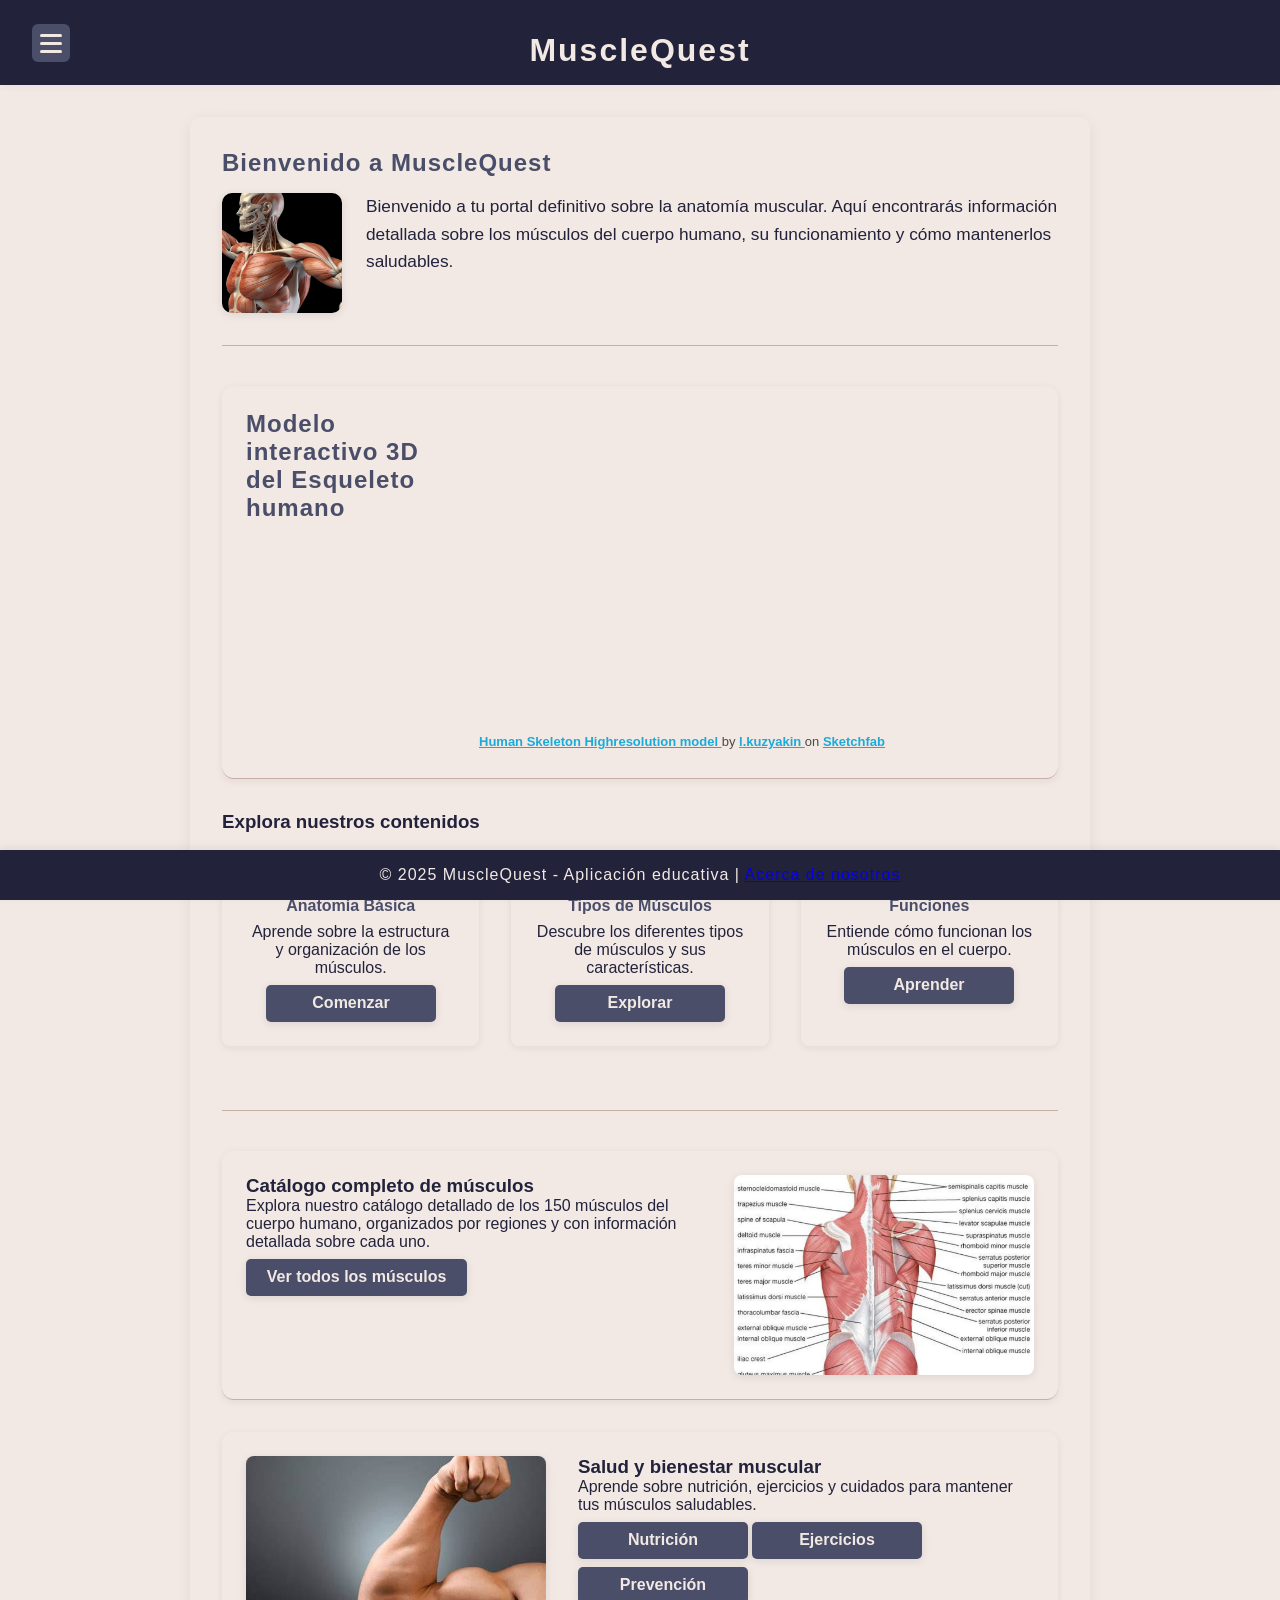
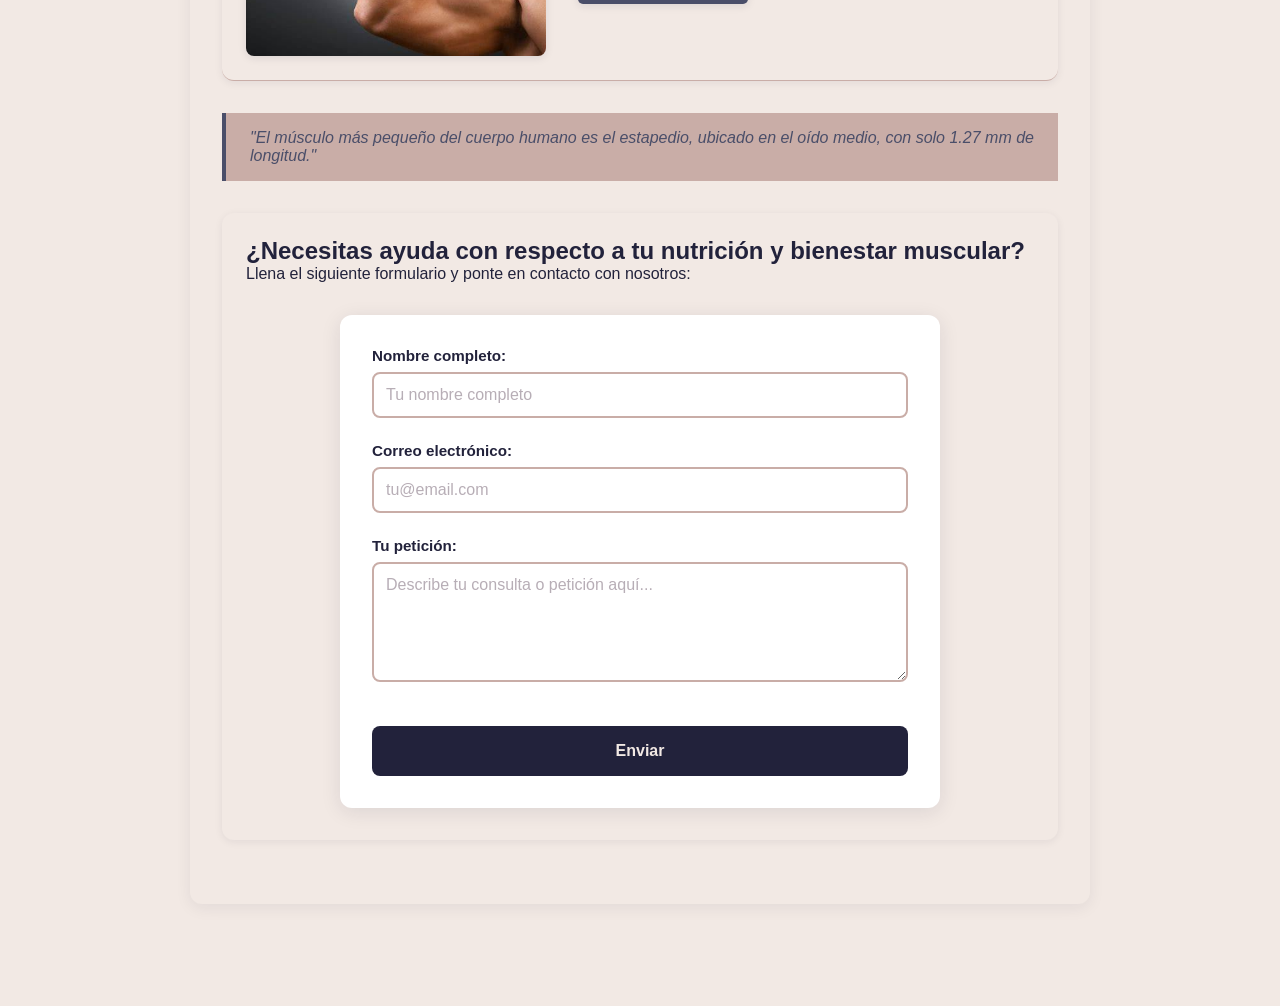
<file: index.html>
<!DOCTYPE html>
<html lang="es">
<head>
    <meta charset="UTF-8">
    <meta name="viewport" content="width=device-width, initial-scale=1.0">
    <title>MuscleQuest - Tu guía de anatomía muscular</title>
    <link rel="icon" type="image/x-icon" href="img/favicon.ico">
    <meta name="description" content="Aprende sobre los músculos del cuerpo humano, su anatomía, funciones y cuidados.">
    <link rel="stylesheet" href="css/styles.css">
</head>
<body>
    <!-- Header con botón hamburguesa -->
    <header>
        
            <h1 style="margin: 0;">MuscleQuest</h1>
        </div>
        <button id="menu-btn" aria-label="Abrir menú" aria-expanded="false">
            <span></span>
            <span></span>
            <span></span>
        </button>
    </header>

    <!-- Menú de navegación -->
    <nav id="main-nav">
        <ul>
            <li><a href="index.html" class="active">Inicio</a></li>
            <li><a href="que-son-los-musculos.html">¿Qué son los músculos?</a></li>
            <li><a href="tipos-de-musculos.html">Tipos de músculos</a></li>
            <li><a href="funciones-de-los-musculos.html">Funciones de los músculos</a></li>
            <li><a href="anatomia-muscular.html">Anatomía muscular</a></li>
            <li><a href="enfermedades-y-lesiones.html">Enfermedades y lesiones</a></li>
            <li><a href="nutricion-y-musculos.html">Nutrición y músculos</a></li>
            <li><a href="ejercicios-y-entrenamiento-muscular.html">Ejercicios y entrenamiento muscular</a></li>
            <li><a href="todos-los-musculos.html">Todos los músculos</a></li>
            <li><a href="quizzes.html">Quizzes</a></li>
            <li><a href="acerca-de-nosotros.html">Acerca de nosotros</a></li>
        </ul>
    </nav>

    <!-- Contenido principal -->
    <main>
        <h2>Bienvenido a MuscleQuest</h2>

        <!-- Sección de bienvenida -->
        <section class="contenido-seccion">
            <img src="img/musculo-principal.jpg" alt="Ilustración de músculos" class="img-seccion">
            <p>Bienvenido a tu portal definitivo sobre la anatomía muscular. Aquí encontrarás información detallada sobre los músculos del cuerpo humano, su funcionamiento y cómo mantenerlos saludables.</p>
        </section>

        <section class="contenido-flex">
            <h2>Modelo interactivo 3D del Esqueleto humano</h2>
            <div class="sketchfab-embed-wrapper">
                <iframe
                    width="560"
                    height="315"
                    title="Human Skeleton Highresolution model"
                    frameborder="0"
                    allowfullscreen
                    mozallowfullscreen="true"
                    webkitallowfullscreen="true"
                    allow="autoplay; fullscreen; xr-spatial-tracking"
                    xr-spatial-tracking
                    execution-while-out-of-viewport
                    execution-while-not-rendered
                    web-share
                    src="https://sketchfab.com/models/657a31ed9704423c8c4e752fb2506a74/embed">
                </iframe>
            
            <!--<iframe width="560" height="315" src="https://www.youtube.com/embed/UDISMhgtry8?si=xR7an1sSkFpj-5Fa" title="YouTube video player" frameborder="0" allow="accelerometer; autoplay; clipboard-write; encrypted-media; gyroscope; picture-in-picture; web-share" referrerpolicy="strict-origin-when-cross-origin" allowfullscreen></iframe>-->
            
                <p style="font-size: 13px; font-weight: normal; margin: 5px; color: #4A4A4A;">
                    <a
                        href="https://sketchfab.com/3d-models/human-skeleton-highresolution-model-657a31ed9704423c8c4e752fb2506a74?utm_medium=embed&utm_campaign=share-popup&utm_content=657a31ed9704423c8c4e752fb2506a74"
                        target="_blank"
                        rel="nofollow"
                        style="font-weight: bold; color: #1CAAD9;">
                        Human Skeleton Highresolution model
                    </a>
                    by
                    <a
                        href="https://sketchfab.com/l.kuzyakin?utm_medium=embed&utm_campaign=share-popup&utm_content=657a31ed9704423c8c4e752fb2506a74"
                        target="_blank"
                        rel="nofollow"
                        style="font-weight: bold; color: #1CAAD9;">
                        l.kuzyakin
                    </a>
                    on
                    <a
                        href="https://sketchfab.com?utm_medium=embed&utm_campaign=share-popup&utm_content=657a31ed9704423c8c4e752fb2506a74"
                        target="_blank"
                        rel="nofollow"
                        style="font-weight: bold; color: #1CAAD9;">
                        Sketchfab
                    </a>
                </p>
            </div>
        </section>
        <!-- Sección de navegación rápida -->
        <section>
            
            <h3>Explora nuestros contenidos</h3>
            <div class="grid-capas">
                <div class="capa-item">
                    <h4>Anatomía Básica</h4>
                    <p>Aprende sobre la estructura y organización de los músculos.</p>
                    <a href="que-son-los-musculos.html" class="boton-nav">Comenzar</a>
                </div>
                <div class="capa-item">
                    <h4>Tipos de Músculos</h4>
                    <p>Descubre los diferentes tipos de músculos y sus características.</p>
                    <a href="tipos-de-musculos.html" class="boton-nav">Explorar</a>
                </div>
                <div class="capa-item">
                    <h4>Funciones</h4>
                    <p>Entiende cómo funcionan los músculos en el cuerpo.</p>
                    <a href="funciones-de-los-musculos.html" class="boton-nav">Aprender</a>
                </div>
            </div>
        </section>

        <!-- Sección de todos los músculos -->
        <section class="contenido-flex">
            <div class="texto-contenido">
                <h3>Catálogo completo de músculos</h3>
                <p>Explora nuestro catálogo detallado de los 150 músculos del cuerpo humano, organizados por regiones y con información detallada sobre cada uno.</p>
                <a href="todos-los-musculos.html" class="boton-nav">Ver todos los músculos</a>
            </div>
            <img src="img/musculos-completos.jpg" alt="Mapa completo de músculos" class="imagen-derecha">
        </section>

        <!-- Sección de salud y bienestar -->
        <section class="contenido-flex reverse">
            <div class="texto-contenido">
                <h3>Salud y bienestar muscular</h3>
                <p>Aprende sobre nutrición, ejercicios y cuidados para mantener tus músculos saludables.</p>
                <div class="navegacion-secciones">
                    <a href="nutricion-y-musculos.html" class="boton-nav">Nutrición</a>
                    <a href="ejercicios-y-entrenamiento-muscular.html" class="boton-nav">Ejercicios</a>
                    <a href="enfermedades-y-lesiones.html" class="boton-nav">Prevención</a>
                </div>
            </div>
            <img src="img/salud-muscular.jpg" alt="Salud muscular" class="imagen-derecha">
        </section>

        <!-- Cita destacada -->
        <blockquote>
            "El músculo más pequeño del cuerpo humano es el estapedio, ubicado en el oído medio, con solo 1.27 mm de longitud."
        </blockquote>

        <section class="contenido-flex">  
            <div class="texto-contenido">
                <h1>¿Necesitas ayuda con respecto a tu nutrición y bienestar muscular?</h1>
                <p>Llena el siguiente formulario y ponte en contacto con nosotros:</p>
                <form class="formulario-contacto" method="POST" action="https://formsubmit.co/pachecobayonaj@gmail.com">
                    <div class="form-grupo">
                        <label for="nombre">Nombre completo:</label>
                        <input type="text" id="nombre" name="nombre" placeholder="Tu nombre completo" required>
                    </div>
                    
                    <div class="form-grupo">
                        <label for="email">Correo electrónico:</label>
                        <input type="email" id="email" name="email" placeholder="tu@email.com" required>
                    </div>
                    
                    <div class="form-grupo">
                        <label for="peticion">Tu petición:</label>
                        <textarea id="peticion" name="peticion" placeholder="Describe tu consulta o petición aquí..." rows="5" required></textarea>
                    </div>
                    
                    <button type="submit" class="boton-enviar">Enviar</button>
                </form>
            </div>
        </section>
    </main>

    <!-- Footer -->
    <footer>
        © 2025 MuscleQuest - Aplicación educativa | <a href="acerca-de-nosotros.html">Acerca de nosotros</a>
    </footer>

    <!-- Scripts -->
    <script src="js/menu.js"></script>
</body>
</html>
</file>
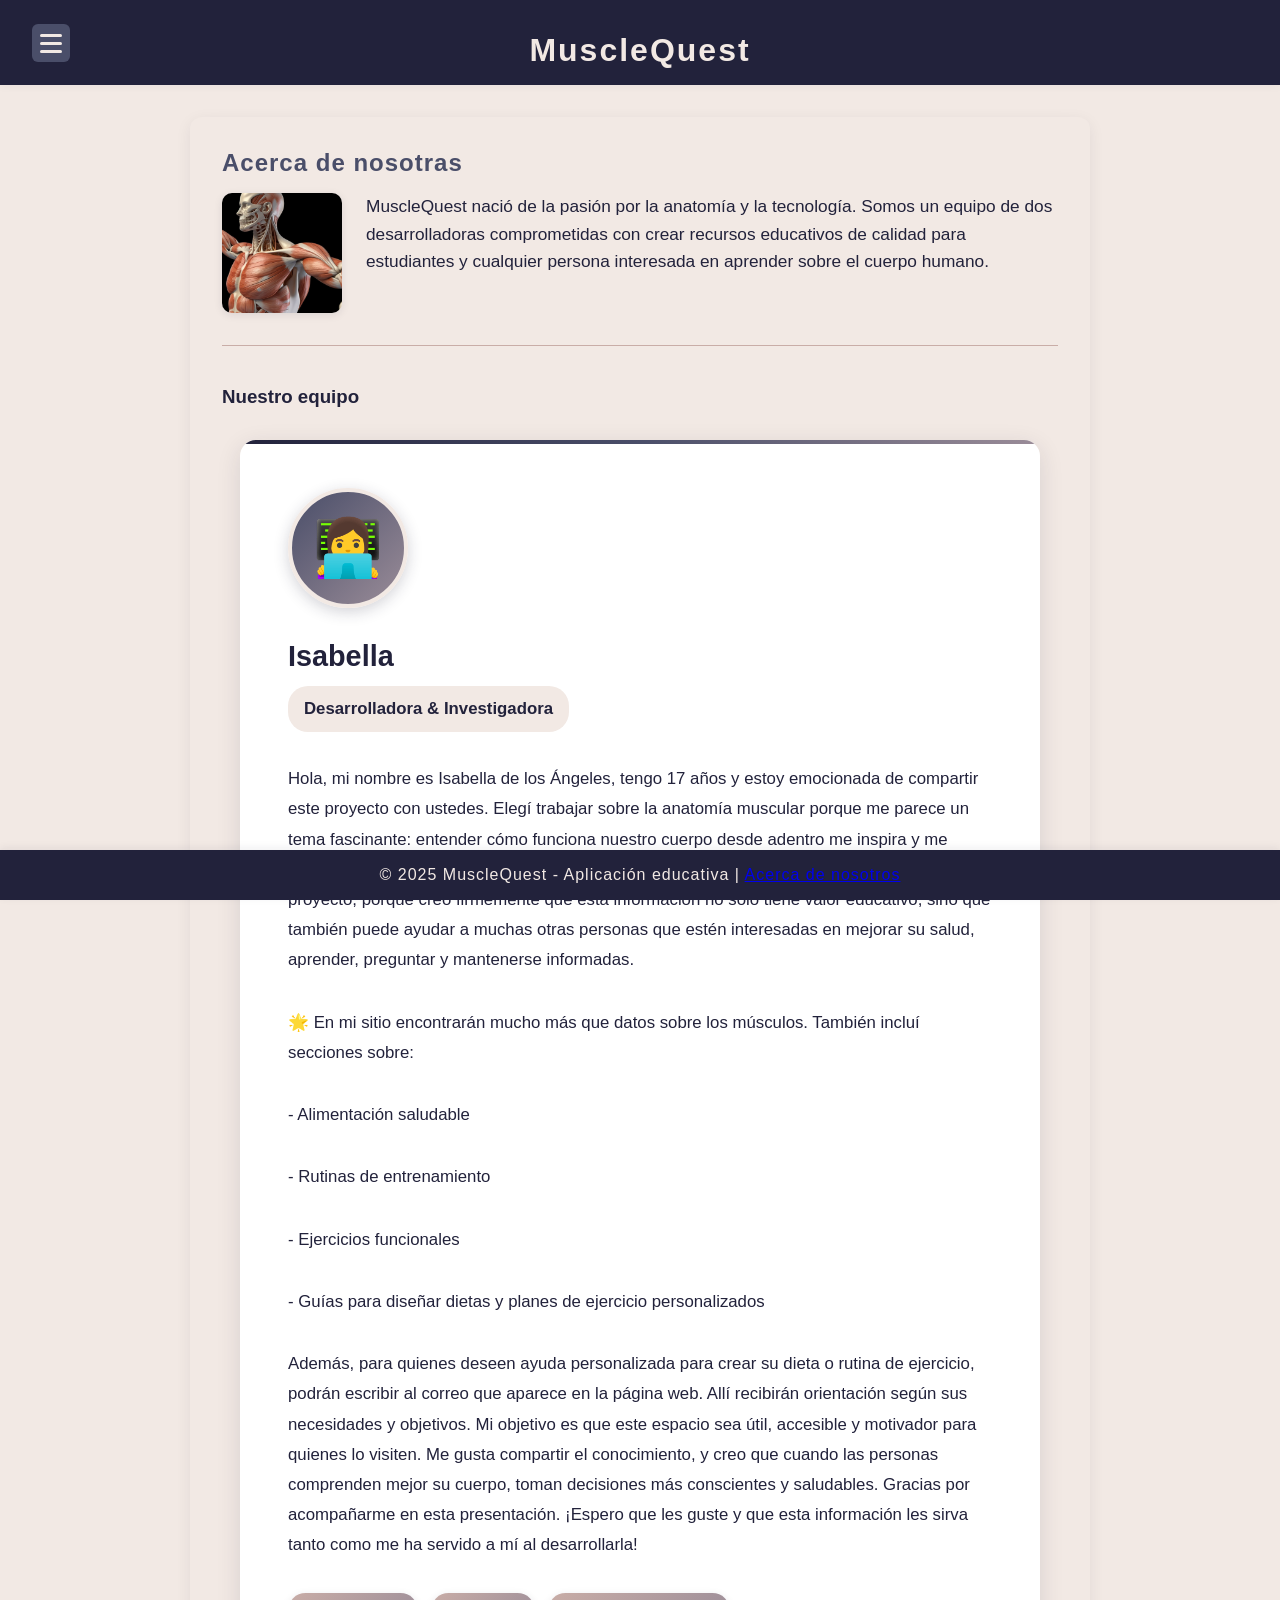
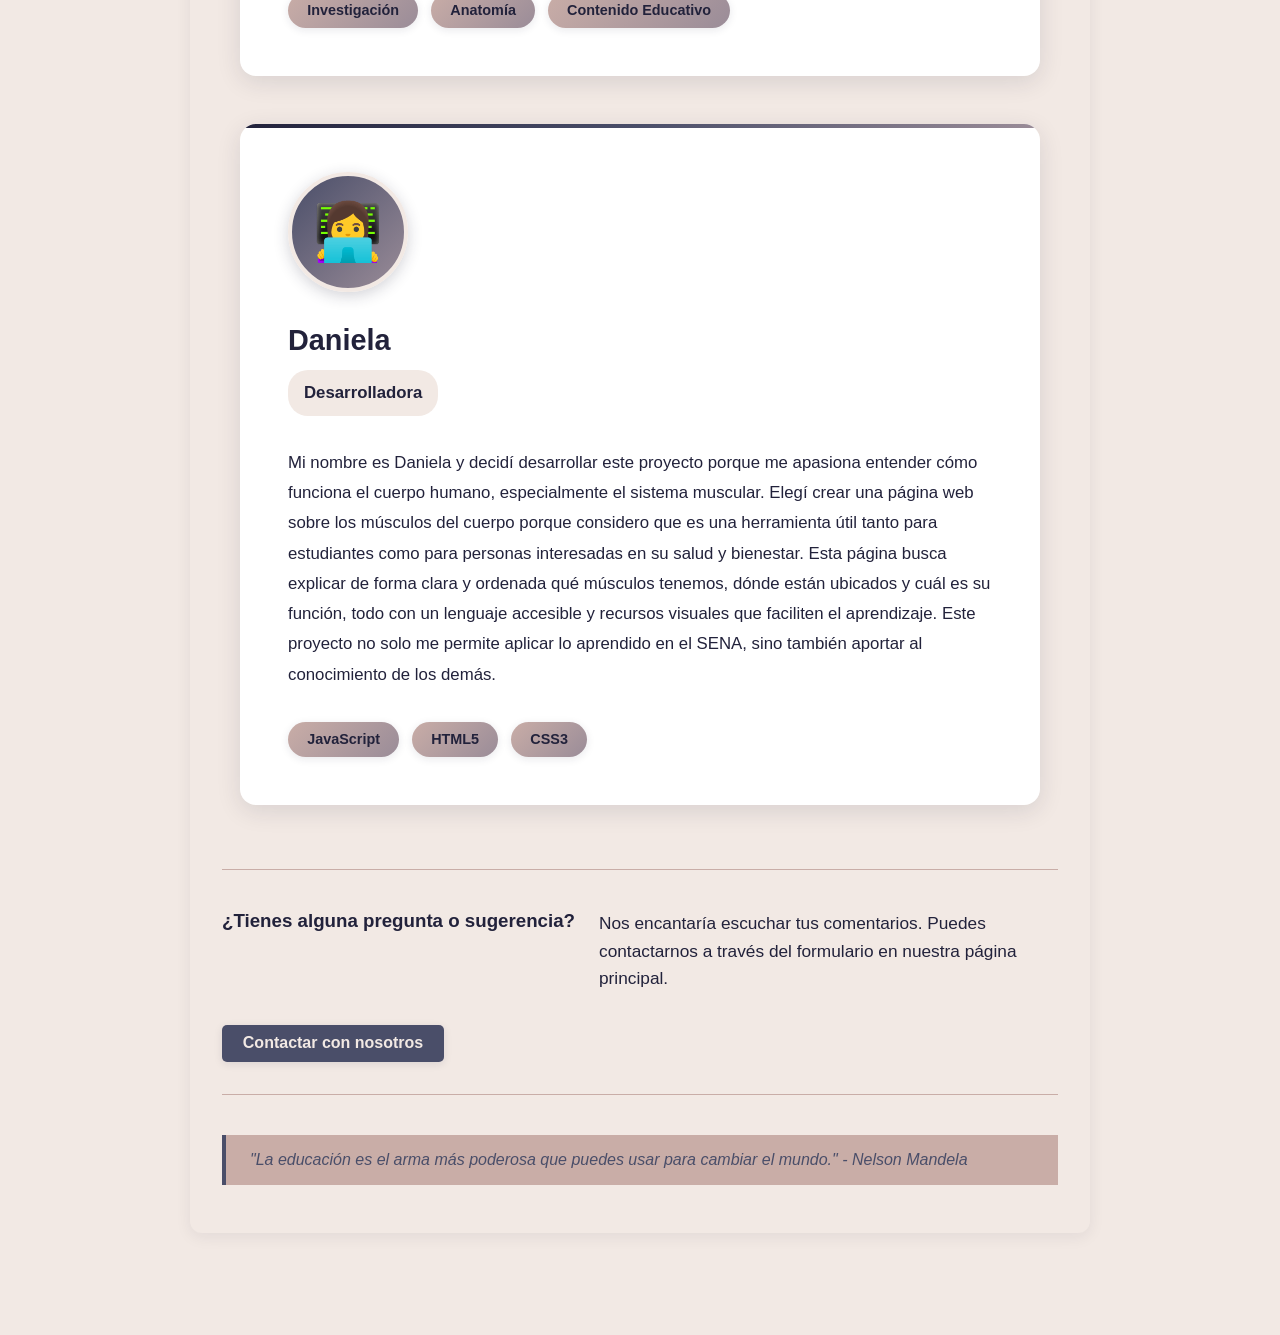
<file: acerca-de-nosotros.html>
<!DOCTYPE html>
<html lang="es">
<head>
    <meta charset="UTF-8">
    <meta name="viewport" content="width=device-width, initial-scale=1.0">
    <title>Acerca de nosotros - MuscleQuest</title>
    <link rel="icon" type="image/x-icon" href="img/favicon.ico">
    <meta name="description" content="Conoce al equipo detrás de MuscleQuest, tu guía de anatomía muscular.">
    <link rel="stylesheet" href="css/styles.css">
</head>
<body>
    <!-- Header con botón hamburguesa -->
    <header>
        <h1 style="margin: 0;">MuscleQuest</h1>
        <button id="menu-btn" aria-label="Abrir menú" aria-expanded="false">
            <span></span>
            <span></span>
            <span></span>
        </button>
    </header>

    <!-- Menú de navegación -->
    <nav id="main-nav">
        <ul>
            <li><a href="index.html">Inicio</a></li>
            <li><a href="que-son-los-musculos.html">¿Qué son los músculos?</a></li>
            <li><a href="tipos-de-musculos.html">Tipos de músculos</a></li>
            <li><a href="funciones-de-los-musculos.html">Funciones de los músculos</a></li>
            <li><a href="anatomia-muscular.html">Anatomía muscular</a></li>
            <li><a href="enfermedades-y-lesiones.html">Enfermedades y lesiones</a></li>
            <li><a href="nutricion-y-musculos.html">Nutrición y músculos</a></li>
            <li><a href="ejercicios-y-entrenamiento-muscular.html">Ejercicios y entrenamiento muscular</a></li>
            <li><a href="todos-los-musculos.html">Todos los músculos</a></li>
            <li><a href="quizzes.html">Quizzes</a></li>
            <li><a href="acerca-de-nosotros.html" class="active">Acerca de nosotros</a></li>
        </ul>
    </nav>

    <!-- Contenido principal -->
    <main>
        <h2>Acerca de nosotras</h2>

        <!-- Sección de introducción -->
        <section class="contenido-seccion">
            <img src="img/musculo-principal.jpg" alt="Equipo MuscleQuest" class="img-seccion">
            <p>MuscleQuest nació de la pasión por la anatomía y la tecnología. Somos un equipo de dos desarrolladoras comprometidas con crear recursos educativos de calidad para estudiantes y cualquier persona interesada en aprender sobre el cuerpo humano.</p>
        </section>

        <!-- Sección del equipo -->
        <section>
            <h3>Nuestro equipo</h3>
            <div class="equipo-grid">
                <div class="miembro-equipo">
                    <div class="avatar-placeholder">
                        <span>👩‍💻</span>
                    </div>
                    <h4>Isabella</h4>
                    <p class="rol">Desarrolladora & Investigadora</p>
                    <p>Hola, mi nombre es Isabella de los Ángeles, tengo 17 años y estoy emocionada de compartir este proyecto con ustedes. Elegí trabajar sobre la anatomía muscular porque me parece un tema fascinante: entender cómo funciona nuestro cuerpo desde adentro me inspira y me motiva a seguir aprendiendo.
                        Decidí crear una página web interactiva como parte de este proyecto, porque creo firmemente que esta información no solo tiene valor educativo, sino que también puede ayudar a muchas otras personas que estén interesadas en mejorar su salud, aprender, preguntar y mantenerse informadas.
                        <p>🌟 En mi sitio encontrarán mucho más que datos sobre los músculos. También incluí secciones sobre:</p>
                        <p>-  Alimentación saludable</p>
                        <p>-  Rutinas de entrenamiento</p>
                        <p>-  Ejercicios funcionales</p>
                        <p>-  Guías para diseñar dietas y planes de ejercicio personalizados</p>
                        </p>
                    <p>Además, para quienes deseen ayuda personalizada para crear su dieta o rutina de ejercicio, podrán escribir al correo que aparece en la página web. Allí recibirán orientación según sus necesidades y objetivos.
                        Mi objetivo es que este espacio sea útil, accesible y motivador para quienes lo visiten. Me gusta compartir el conocimiento, y creo que cuando las personas comprenden mejor su cuerpo, toman decisiones más conscientes y saludables.
                        Gracias por acompañarme en esta presentación. ¡Espero que les guste y que esta información les sirva tanto como me ha servido a mí al desarrollarla!</p>
                    <div class="habilidades">
                        <span class="habilidad">Investigación</span>
                        <span class="habilidad">Anatomía</span>
                        <span class="habilidad">Contenido Educativo</span>
                    </div>
                </div>

                <div class="miembro-equipo">
                    <div class="avatar-placeholder">
                        <span>👩‍💻</span>
                    </div>
                    <h4>Daniela</h4>
                    <p class="rol">Desarrolladora</p>
                    <p>Mi nombre es Daniela y decidí desarrollar este proyecto porque me apasiona entender cómo funciona el cuerpo humano, especialmente el sistema muscular. Elegí crear una página web sobre los músculos del cuerpo porque considero que es una herramienta útil tanto para estudiantes como para personas interesadas en su salud y bienestar. Esta página busca explicar de forma clara y ordenada qué músculos tenemos, dónde están ubicados y cuál es su función, todo con un lenguaje accesible y recursos visuales que faciliten el aprendizaje. Este proyecto no solo me permite aplicar lo aprendido en el SENA, sino también aportar al conocimiento de los demás.</p>
                    
                    <div class="habilidades">
                        
                        <span class="habilidad">JavaScript</span>
                        <span class="habilidad">HTML5</span>
                        <span class="habilidad">CSS3</span>
                    </div>
                </div>
            </div>
        </section>


        <!-- Sección de contacto -->
        <section class="contenido-seccion">
            <h3>¿Tienes alguna pregunta o sugerencia?</h3>
            <p>Nos encantaría escuchar tus comentarios. Puedes contactarnos a través del formulario en nuestra página principal.</p>
            <a href="index.html#contacto" class="boton-nav">Contactar con nosotros</a>
        </section>

        <!-- Cita destacada -->
        <blockquote>
            "La educación es el arma más poderosa que puedes usar para cambiar el mundo." - Nelson Mandela
        </blockquote>
    </main>

    <!-- Footer -->
    <footer>
        © 2025 MuscleQuest - Aplicación educativa | <a href="acerca-de-nosotros.html">Acerca de nosotros</a>
    </footer>

    <!-- Scripts -->
    <script src="js/menu.js"></script>
</body>
</html>
</file>
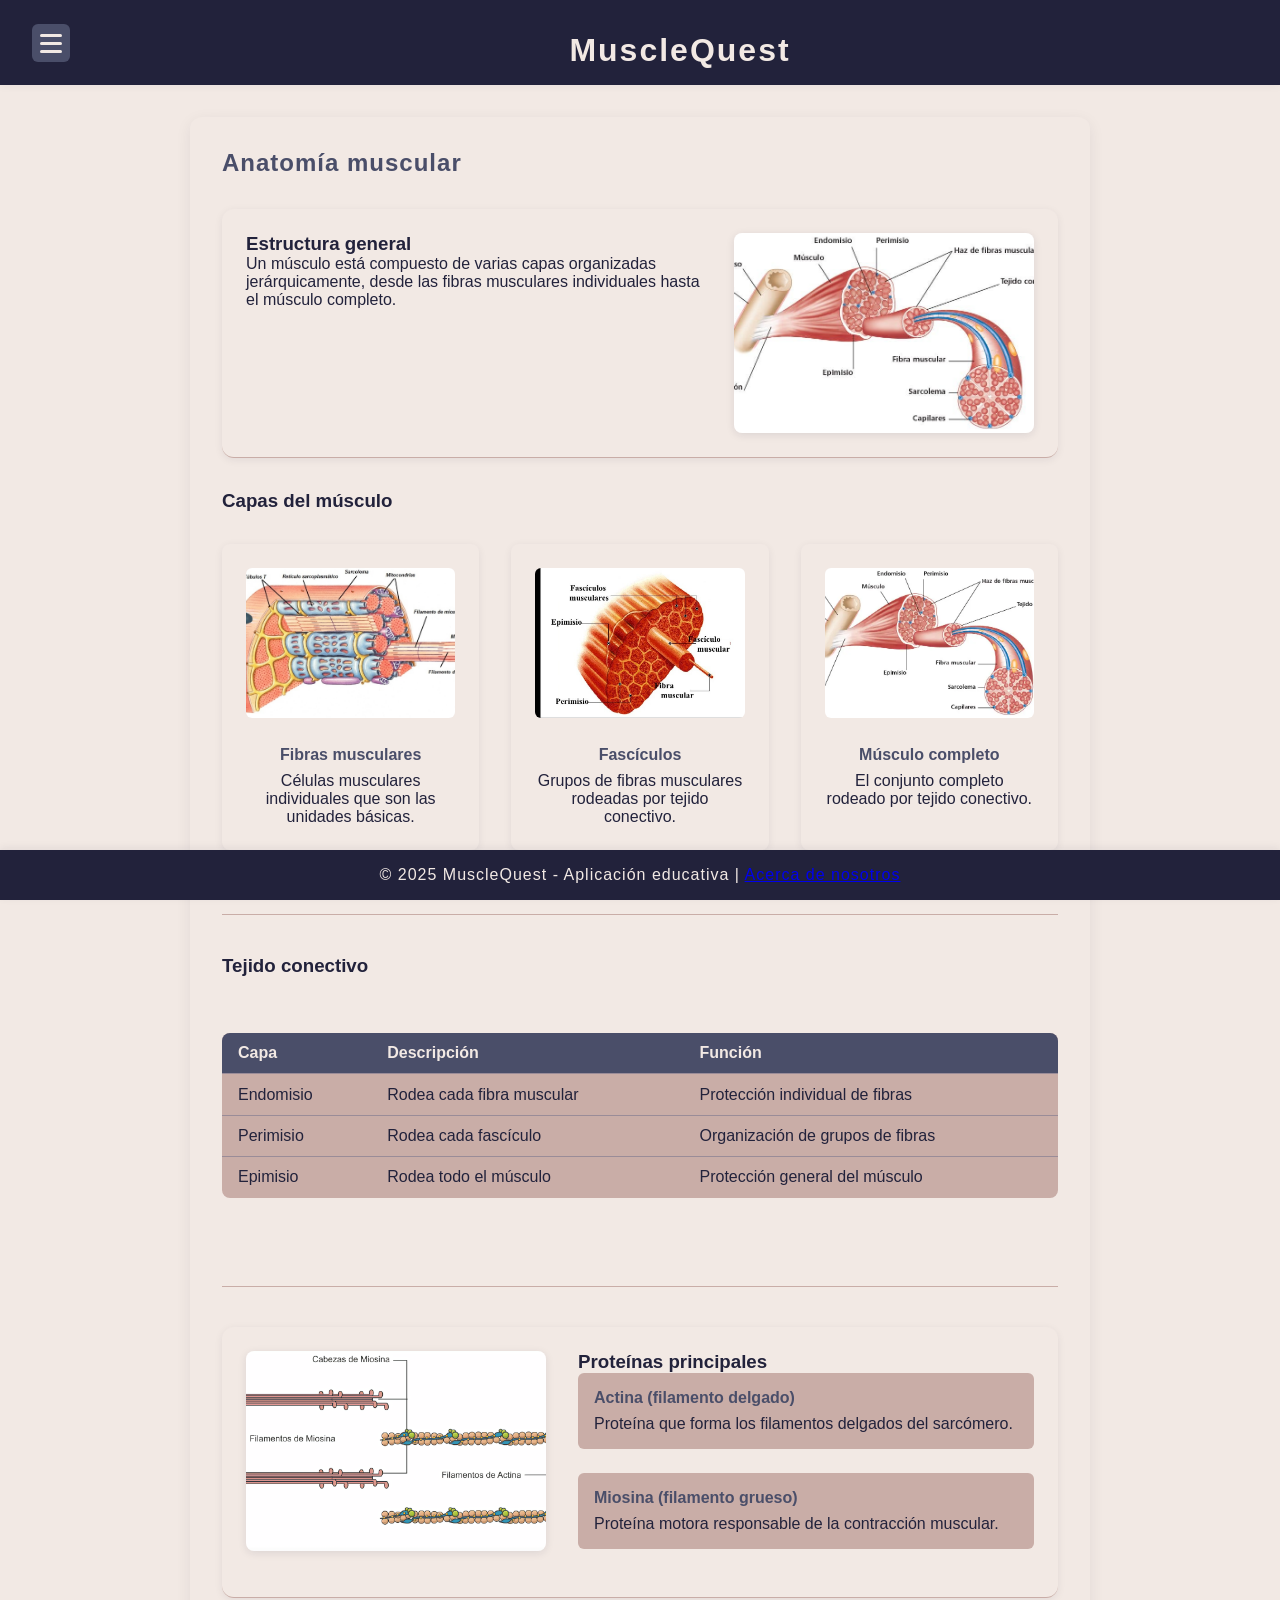
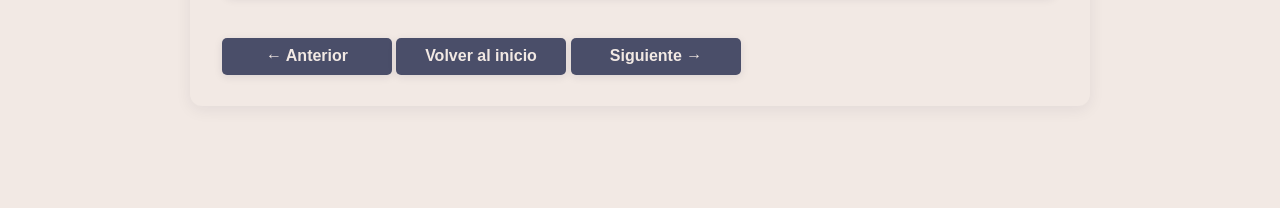
<file: anatomia-muscular.html>
<!DOCTYPE html>
<html lang="es">
<head>
    <meta charset="UTF-8">
    <meta name="viewport" content="width=device-width, initial-scale=1.0">
    <title>Anatomía muscular | MuscleQuest</title>
    <meta name="description" content="Explora la anatomía y estructura de los músculos del cuerpo humano.">
    <link rel="stylesheet" href="css/styles.css">
    <link rel="icon" type="image/x-icon" href="img/favicon.ico">
</head>
<body>
    <!-- Header con botón hamburguesa -->
    <header>
        <h1>MuscleQuest</h1>
        <button id="menu-btn" aria-label="Abrir menú" aria-expanded="false">
            <span></span>
            <span></span>
            <span></span>
        </button>
    </header>

    <!-- Menú de navegación -->
    <nav id="main-nav">
        <ul>
            <li><a href="index.html">Inicio</a></li>
            <li><a href="que-son-los-musculos.html">¿Qué son los músculos?</a></li>
            <li><a href="tipos-de-musculos.html">Tipos de músculos</a></li>
            <li><a href="funciones-de-los-musculos.html">Funciones de los músculos</a></li>
            <li><a href="anatomia-muscular.html">Anatomía muscular</a></li>
            <li><a href="enfermedades-y-lesiones.html">Enfermedades y lesiones</a></li>
            <li><a href="nutricion-y-musculos.html">Nutrición y músculos</a></li>
            <li><a href="ejercicios-y-entrenamiento-muscular.html">Ejercicios y entrenamiento muscular</a></li>
            <li><a href="todos-los-musculos.html">Todos los músculos</a></li>
            <li><a href="quizzes.html">Quizzes</a></li>
            <li><a href="acerca-de-nosotros.html">Acerca de nosotros</a></li>
        </ul>
    </nav>

    <!-- Contenido principal -->
    <main>
        <h2>Anatomía muscular</h2>
        
        <!-- Introducción con imagen -->
        <section class="contenido-flex">
            <div class="texto-contenido">
                <h3>Estructura general</h3>
                <p>Un músculo está compuesto de varias capas organizadas jerárquicamente, 
                desde las fibras musculares individuales hasta el músculo completo.</p>
            </div>
            <img src="img/anatomia-general.jpg" alt="Estructura general del músculo" class="imagen-derecha">
        </section>

        <!-- Capas musculares -->
        <section class="capas-musculares">
            <h3>Capas del músculo</h3>
            <div class="grid-capas">
                <div class="capa-item">
                    <img src="img/fibras.jpg" alt="Fibras musculares">
                    <h4>Fibras musculares</h4>
                    <p>Células musculares individuales que son las unidades básicas.</p>
                </div>
                <div class="capa-item">
                    <img src="img/fasiculos.jpg" alt="Fascículos">
                    <h4>Fascículos</h4>
                    <p>Grupos de fibras musculares rodeadas por tejido conectivo.</p>
                </div>
                <div class="capa-item">
                    <img src="img/musculo-completo.jpg" alt="Músculo completo">
                    <h4>Músculo completo</h4>
                    <p>El conjunto completo rodeado por tejido conectivo.</p>
                </div>
            </div>
        </section>

        <!-- Tejido conectivo -->
        <section>
            <h3>Tejido conectivo</h3>
            <div class="tabla-contenedor">
                <table class="tabla-anatomia">
                    <thead>
                        <tr>
                            <th>Capa</th>
                            <th>Descripción</th>
                            <th>Función</th>
                        </tr>
                    </thead>
                    <tbody>
                        <tr>
                            <td>Endomisio</td>
                            <td>Rodea cada fibra muscular</td>
                            <td>Protección individual de fibras</td>
                        </tr>
                        <tr>
                            <td>Perimisio</td>
                            <td>Rodea cada fascículo</td>
                            <td>Organización de grupos de fibras</td>
                        </tr>
                        <tr>
                            <td>Epimisio</td>
                            <td>Rodea todo el músculo</td>
                            <td>Protección general del músculo</td>
                        </tr>
                    </tbody>
                </table>
            </div>
        </section>

        <!-- Proteínas principales -->
        <section class="contenido-flex reverse">
            <div class="texto-contenido">
                <h3>Proteínas principales</h3>
                <ul class="lista-proteinas">
                    <li>
                        <strong>Actina (filamento delgado)</strong>
                        <p>Proteína que forma los filamentos delgados del sarcómero.</p>
                    </li>
                    <li>
                        <strong>Miosina (filamento grueso)</strong>
                        <p>Proteína motora responsable de la contracción muscular.</p>
                    </li>
                </ul>
            </div>
            <img src="img/proteinas.jpg" alt="Proteínas musculares" class="imagen-derecha">
        </section>

        <!-- Navegación entre secciones -->
        <div class="navegacion-secciones">
            <a href="funciones-de-los-musculos.html" class="boton-nav">← Anterior</a>
            <a href="index.html" class="boton-volver">Volver al inicio</a>
            <a href="enfermedades-y-lesiones.html" class="boton-nav">Siguiente →</a>
        </div>
    </main>

    <!-- Footer -->
    <footer>
        © 2025 MuscleQuest - Aplicación educativa | <a href="acerca-de-nosotros.html">Acerca de nosotros</a>
    </footer>

    <!-- Scripts -->
    <script src="js/menu.js"></script>
</body>
</html>
</file>
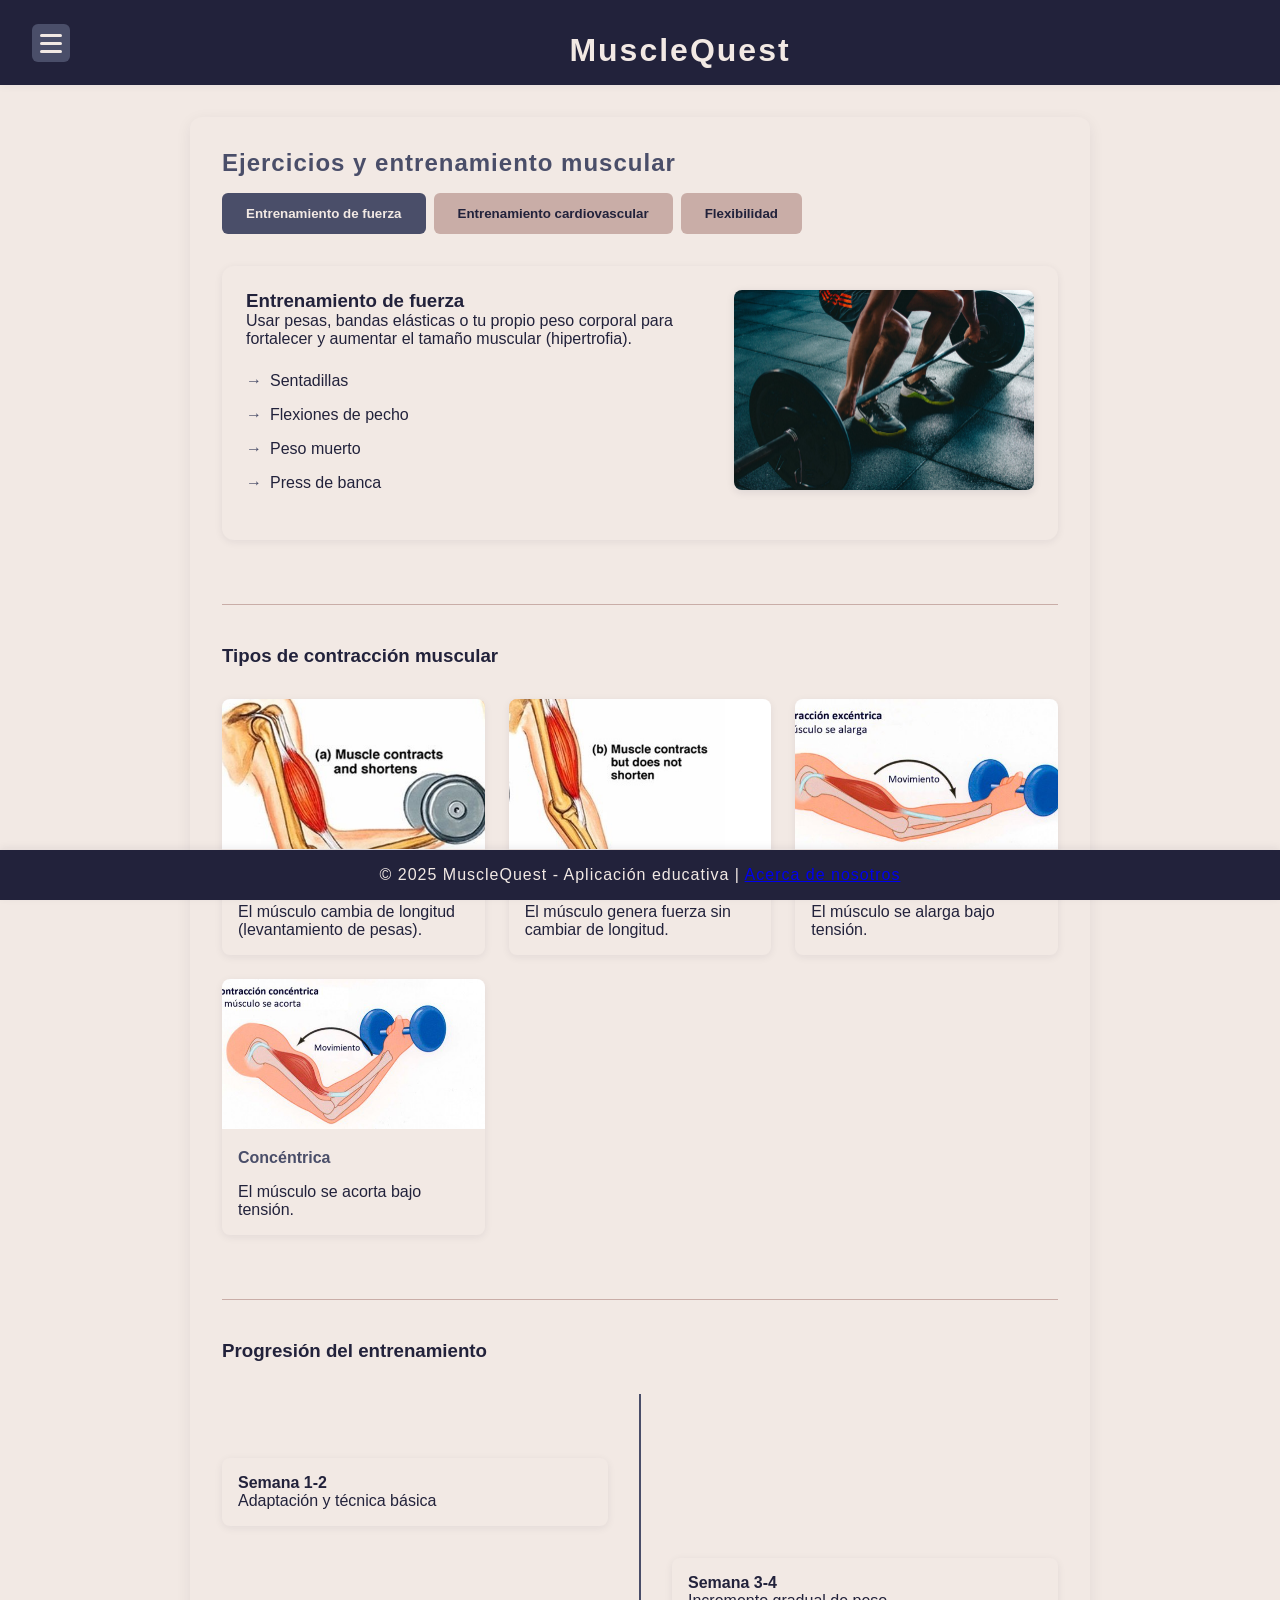
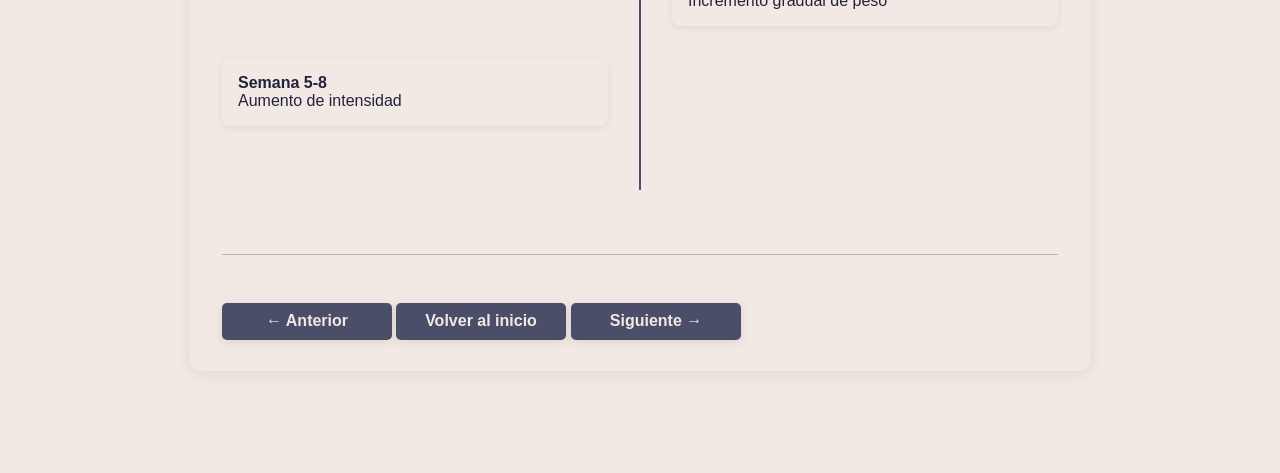
<file: ejercicios-y-entrenamiento-muscular.html>
<!DOCTYPE html>
<html lang="es">
<head>
    <meta charset="UTF-8">
    <meta name="viewport" content="width=device-width, initial-scale=1.0">
    <title>Ejercicios y entrenamiento muscular | MuscleQuest</title>
    <meta name="description" content="Descubre los mejores ejercicios y técnicas de entrenamiento muscular.">
    <link rel="stylesheet" href="css/styles.css">
    <link rel="icon" type="image/x-icon" href="img/favicon.ico">
</head>
<body>
    <!-- Header con botón hamburguesa -->
    <header>
        <h1>MuscleQuest</h1>
        <button id="menu-btn" aria-label="Abrir menú" aria-expanded="false">
            <span></span>
            <span></span>
            <span></span>
        </button>
    </header>

    <!-- Menú de navegación -->
    <nav id="main-nav">
        <ul>
            <li><a href="index.html">Inicio</a></li>
            <li><a href="que-son-los-musculos.html">¿Qué son los músculos?</a></li>
            <li><a href="tipos-de-musculos.html">Tipos de músculos</a></li>
            <li><a href="funciones-de-los-musculos.html">Funciones de los músculos</a></li>
            <li><a href="anatomia-muscular.html">Anatomía muscular</a></li>
            <li><a href="enfermedades-y-lesiones.html">Enfermedades y lesiones</a></li>
            <li><a href="nutricion-y-musculos.html">Nutrición y músculos</a></li>
            <li><a href="ejercicios-y-entrenamiento-muscular.html">Ejercicios y entrenamiento muscular</a></li>
            <li><a href="todos-los-musculos.html">Todos los músculos</a></li>
            <li><a href="quizzes.html">Quizzes</a></li>
            <li><a href="acerca-de-nosotros.html">Acerca de nosotros</a></li>
        </ul>
    </nav>

    <!-- Contenido principal -->
    <main>
        <h2>Ejercicios y entrenamiento muscular</h2>

        <!-- Tabs de tipos de entrenamiento -->
        <section class="seccion-tabs">
            <div class="tabs">
                <button class="tab-btn activo" data-tab="fuerza">Entrenamiento de fuerza</button>
                <button class="tab-btn" data-tab="cardio">Entrenamiento cardiovascular</button>
                <button class="tab-btn" data-tab="flexibilidad">Flexibilidad</button>
            </div>

            <div class="tab-contenido activo" id="fuerza">
                <div class="contenido-flex">
                    <div class="texto-contenido">
                        <h3>Entrenamiento de fuerza</h3>
                        <p>Usar pesas, bandas elásticas o tu propio peso corporal para fortalecer y aumentar 
                        el tamaño muscular (hipertrofia).</p>
                        <ul class="lista-ejercicios">
                            <li>Sentadillas</li>
                            <li>Flexiones de pecho</li>
                            <li>Peso muerto</li>
                            <li>Press de banca</li>
                        </ul>
                    </div>
                    <img src="img/entrenamiento-fuerza.jpg" alt="Entrenamiento de fuerza" class="imagen-derecha">
                </div>
            </div>

            <div class="tab-contenido" id="cardio">
                <!-- Contenido similar para cardio -->
            </div>

            <div class="tab-contenido" id="flexibilidad">
                <!-- Contenido similar para flexibilidad -->
            </div>
        </section>

        <!-- Tipos de contracción muscular -->
        <section>
            <h3>Tipos de contracción muscular</h3>
            <div class="grid-contracciones">
                <div class="tarjeta-contraccion">
                    <img src="img/isotonica.jpg" alt="Contracción isotónica">
                    <h4>Isotónica</h4>
                    <p>El músculo cambia de longitud (levantamiento de pesas).</p>
                </div>
                <div class="tarjeta-contraccion">
                    <img src="img/isometrica.jpg" alt="Contracción isométrica">
                    <h4>Isométrica</h4>
                    <p>El músculo genera fuerza sin cambiar de longitud.</p>
                </div>
                <div class="tarjeta-contraccion">
                    <img src="img/excentrica.jpg" alt="Contracción excéntrica">
                    <h4>Excéntrica</h4>
                    <p>El músculo se alarga bajo tensión.</p>
                </div>
                <div class="tarjeta-contraccion">
                    <img src="img/concentrica.jpg" alt="Contracción concéntrica">
                    <h4>Concéntrica</h4>
                    <p>El músculo se acorta bajo tensión.</p>
                </div>
            </div>
        </section>

        <!-- Progresión del entrenamiento -->
        <section class="seccion-progresion">
            <h3>Progresión del entrenamiento</h3>
            <div class="timeline">
                <div class="timeline-item">
                    <div class="timeline-contenido">
                        <h4>Semana 1-2</h4>
                        <p>Adaptación y técnica básica</p>
                    </div>
                </div>
                <div class="timeline-item">
                    <div class="timeline-contenido">
                        <h4>Semana 3-4</h4>
                        <p>Incremento gradual de peso</p>
                    </div>
                </div>
                <div class="timeline-item">
                    <div class="timeline-contenido">
                        <h4>Semana 5-8</h4>
                        <p>Aumento de intensidad</p>
                    </div>
                </div>
            </div>
        </section>

        <!-- Navegación entre secciones -->
        <div class="navegacion-secciones">
            <a href="enfermedades-y-lesiones.html" class="boton-nav">← Anterior</a>
            <a href="index.html" class="boton-volver">Volver al inicio</a>
            <a href="todos-los-musculos.html" class="boton-nav">Siguiente →</a>
        </div>
    </main>

    <!-- Footer -->
    <footer>
        © 2025 MuscleQuest - Aplicación educativa | <a href="acerca-de-nosotros.html">Acerca de nosotros</a>
    </footer>

    <!-- Scripts -->
    <script src="js/menu.js"></script>
    <script src="js/tabs.js"></script>
</body>
</html>
</file>
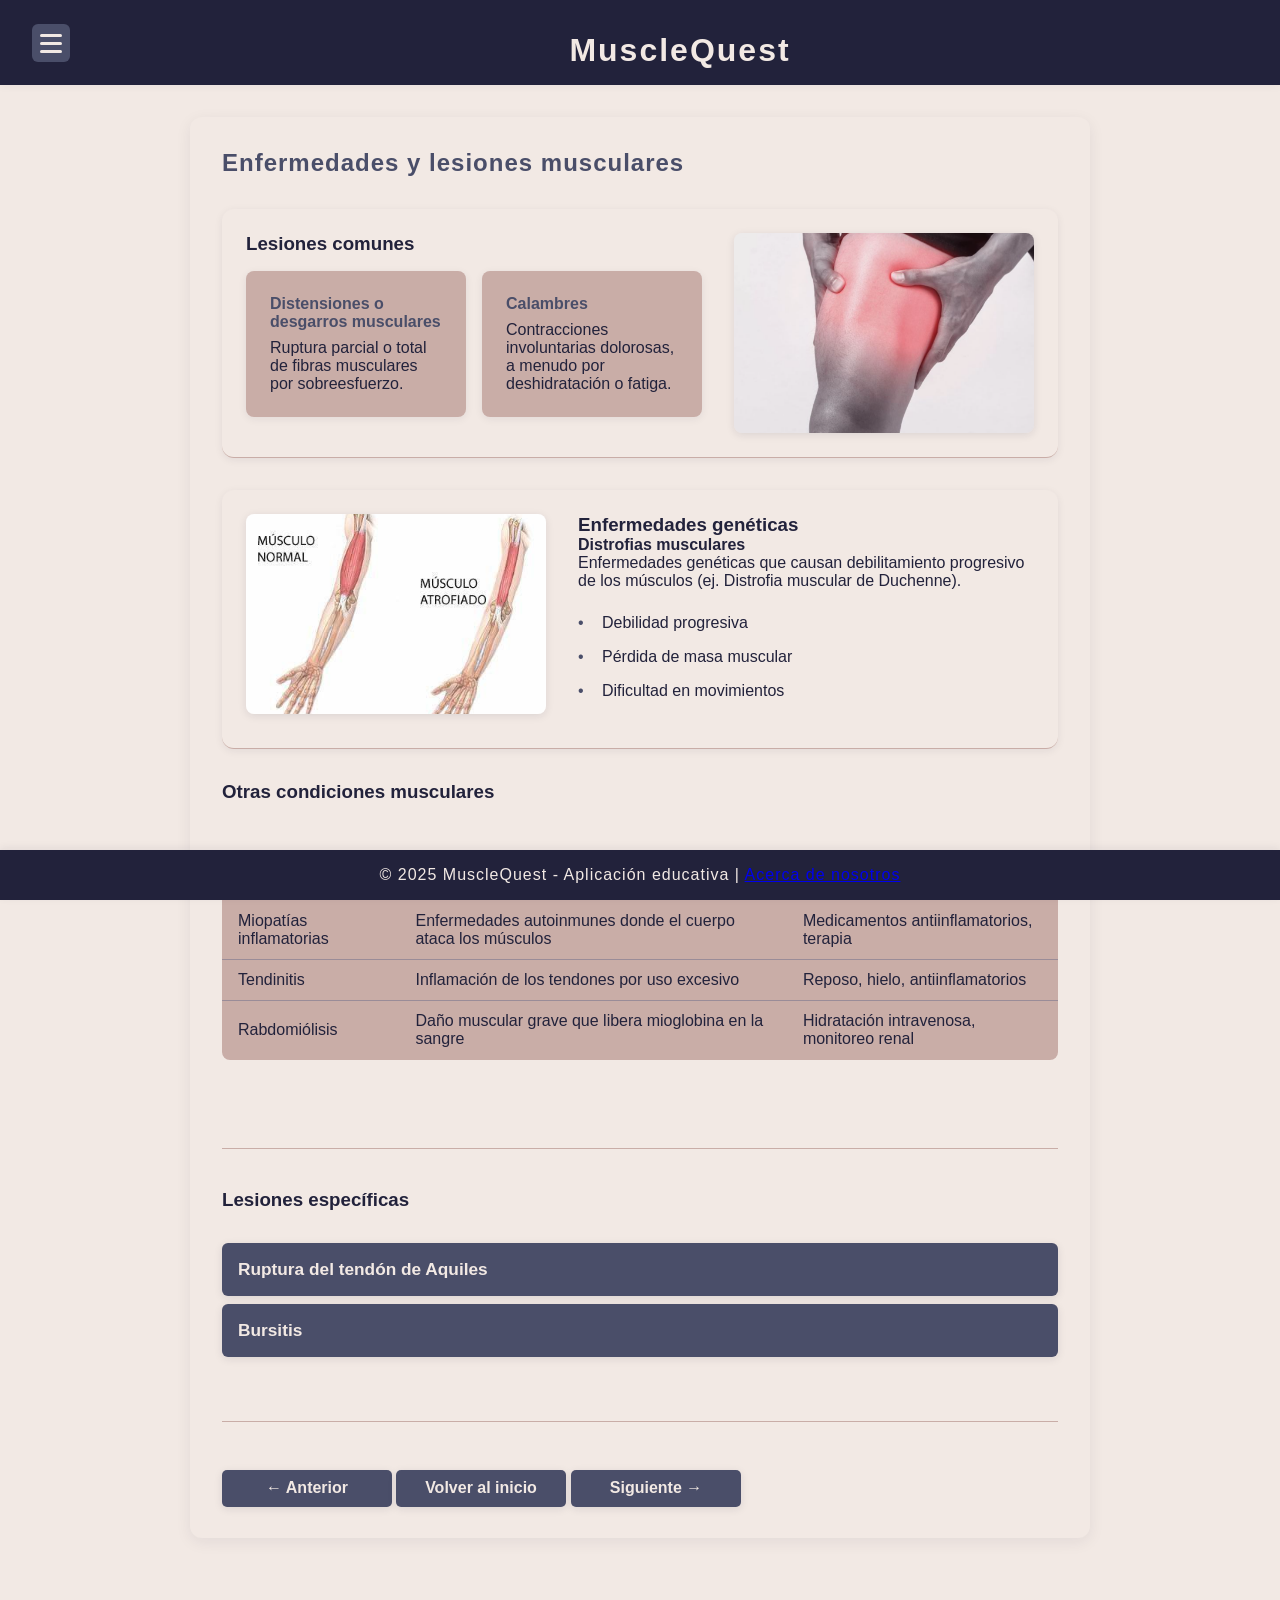
<file: enfermedades-y-lesiones.html>
<!DOCTYPE html>
<html lang="es">
<head>
    <meta charset="UTF-8">
    <meta name="viewport" content="width=device-width, initial-scale=1.0">
    <title>Enfermedades y lesiones musculares | MuscleQuest</title>
    <meta name="description" content="Información sobre enfermedades y lesiones comunes que afectan a los músculos.">
    <link rel="stylesheet" href="css/styles.css">
    <link rel="icon" type="image/x-icon" href="img/favicon.ico">
</head>
<body>
    <!-- Header con botón hamburguesa -->
    <header>
        <h1>MuscleQuest</h1>
        <button id="menu-btn" aria-label="Abrir menú" aria-expanded="false">
            <span></span>
            <span></span>
            <span></span>
        </button>
    </header>

    <!-- Menú de navegación -->
    <nav id="main-nav">
        <ul>
            <li><a href="index.html">Inicio</a></li>
            <li><a href="que-son-los-musculos.html">¿Qué son los músculos?</a></li>
            <li><a href="tipos-de-musculos.html">Tipos de músculos</a></li>
            <li><a href="funciones-de-los-musculos.html">Funciones de los músculos</a></li>
            <li><a href="anatomia-muscular.html">Anatomía muscular</a></li>
            <li><a href="enfermedades-y-lesiones.html">Enfermedades y lesiones</a></li>
            <li><a href="nutricion-y-musculos.html">Nutrición y músculos</a></li>
            <li><a href="ejercicios-y-entrenamiento-muscular.html">Ejercicios y entrenamiento muscular</a></li>
            <li><a href="todos-los-musculos.html">Todos los músculos</a></li>
            <li><a href="quizzes.html">Quizzes</a></li>
            <li><a href="acerca-de-nosotros.html">Acerca de nosotros</a></li>
        </ul>
    </nav>

    <!-- Contenido principal -->
    <main>
        <h2>Enfermedades y lesiones musculares</h2>

        <!-- Lesiones comunes -->
        <section class="contenido-flex">
            <div class="texto-contenido">
                <h3>Lesiones comunes</h3>
                <div class="tarjetas-lesiones">
                    <div class="tarjeta">
                        <h4>Distensiones o desgarros musculares</h4>
                        <p>Ruptura parcial o total de fibras musculares por sobreesfuerzo.</p>
                    </div>
                    <div class="tarjeta">
                        <h4>Calambres</h4>
                        <p>Contracciones involuntarias dolorosas, a menudo por deshidratación o fatiga.</p>
                    </div>
                </div>
            </div>
            <img src="img/lesiones-comunes.jpg" alt="Lesiones musculares comunes" class="imagen-derecha">
        </section>

        <!-- Enfermedades genéticas -->
        <section class="contenido-flex reverse">
            <div class="texto-contenido">
                <h3>Enfermedades genéticas</h3>
                <div class="enfermedad-info">
                    <h4>Distrofias musculares</h4>
                    <p>Enfermedades genéticas que causan debilitamiento progresivo de los músculos 
                    (ej. Distrofia muscular de Duchenne).</p>
                    <ul class="lista-sintomas">
                        <li>Debilidad progresiva</li>
                        <li>Pérdida de masa muscular</li>
                        <li>Dificultad en movimientos</li>
                    </ul>
                </div>
            </div>
            <img src="img/distrofias.jpg" alt="Distrofias musculares" class="imagen-derecha">
        </section>

        <!-- Tabla de condiciones -->
        <section>
            <h3>Otras condiciones musculares</h3>
            <div class="tabla-contenedor">
                <table class="tabla-enfermedades">
                    <thead>
                        <tr>
                            <th>Condición</th>
                            <th>Descripción</th>
                            <th>Tratamiento común</th>
                        </tr>
                    </thead>
                    <tbody>
                        <tr>
                            <td>Miopatías inflamatorias</td>
                            <td>Enfermedades autoinmunes donde el cuerpo ataca los músculos</td>
                            <td>Medicamentos antiinflamatorios, terapia</td>
                        </tr>
                        <tr>
                            <td>Tendinitis</td>
                            <td>Inflamación de los tendones por uso excesivo</td>
                            <td>Reposo, hielo, antiinflamatorios</td>
                        </tr>
                        <tr>
                            <td>Rabdomiólisis</td>
                            <td>Daño muscular grave que libera mioglobina en la sangre</td>
                            <td>Hidratación intravenosa, monitoreo renal</td>
                        </tr>
                    </tbody>
                </table>
            </div>
        </section>

        <!-- Acordeón de lesiones específicas -->
        <section class="seccion-acordeon">
            <h3>Lesiones específicas</h3>
            <div class="acordeon">
                <div class="acordeon-item">
                    <button class="acordeon-boton">Ruptura del tendón de Aquiles</button>
                    <div class="acordeon-contenido">
                        <div class="contenido-flex">
                            <p>Es la ruptura parcial o total del tendón que conecta los músculos de la pantorrilla (gastrocnemio y sóleo) con el hueso del talón (calcáneo). Esta lesión impide la función normal del pie, dificultando caminar, correr o ponerse de puntillas.​</p>
                            <img src="img/tendon-aquiles.jpg" alt="Tendón de Aquiles" class="imagen-pequena">
                        </div>
                    </div>
                </div>
                <div class="acordeon-item">
                    <button class="acordeon-boton">Bursitis</button>
                    <div class="acordeon-contenido">
                        <div class="contenido-flex">
                            <p>La bursitis es la inflamación de la bursa, estructura en forma de bolsa, que se sitúa entre huesos, tendones y músculos, con una función facilitadora del movimiento de dichas estructuras entre sí. Debido al proceso inflamatorio la bursa pasa a acumular una cantidad significativa de líquido. Esta dolencia puede ser aguda o crónica. Comúnmente, se presenta en la zona del hombro, la rodilla, el codo, la cadera o el tendón de Aquiles.</p>
                            <img src="img/bursitis.jpg" alt="Bursitis" class="imagen-pequena">
                        </div>
                    </div>
                </div>
                <!-- Más items del acordeón aquí -->
            </div>
        </section>

        <!-- Navegación entre secciones -->
        <div class="navegacion-secciones">
            <a href="anatomia-muscular.html" class="boton-nav">← Anterior</a>
            <a href="index.html" class="boton-volver">Volver al inicio</a>
            <a href="nutricion-y-musculos.html" class="boton-nav">Siguiente →</a>
        </div>
    </main>

    <!-- Footer -->
    <footer>
        © 2025 MuscleQuest - Aplicación educativa | <a href="acerca-de-nosotros.html">Acerca de nosotros</a>
    </footer>

    <!-- Scripts -->
    <script src="js/menu.js"></script>
    <script src="js/acordeon.js"></script>
</body>
</html>
</file>
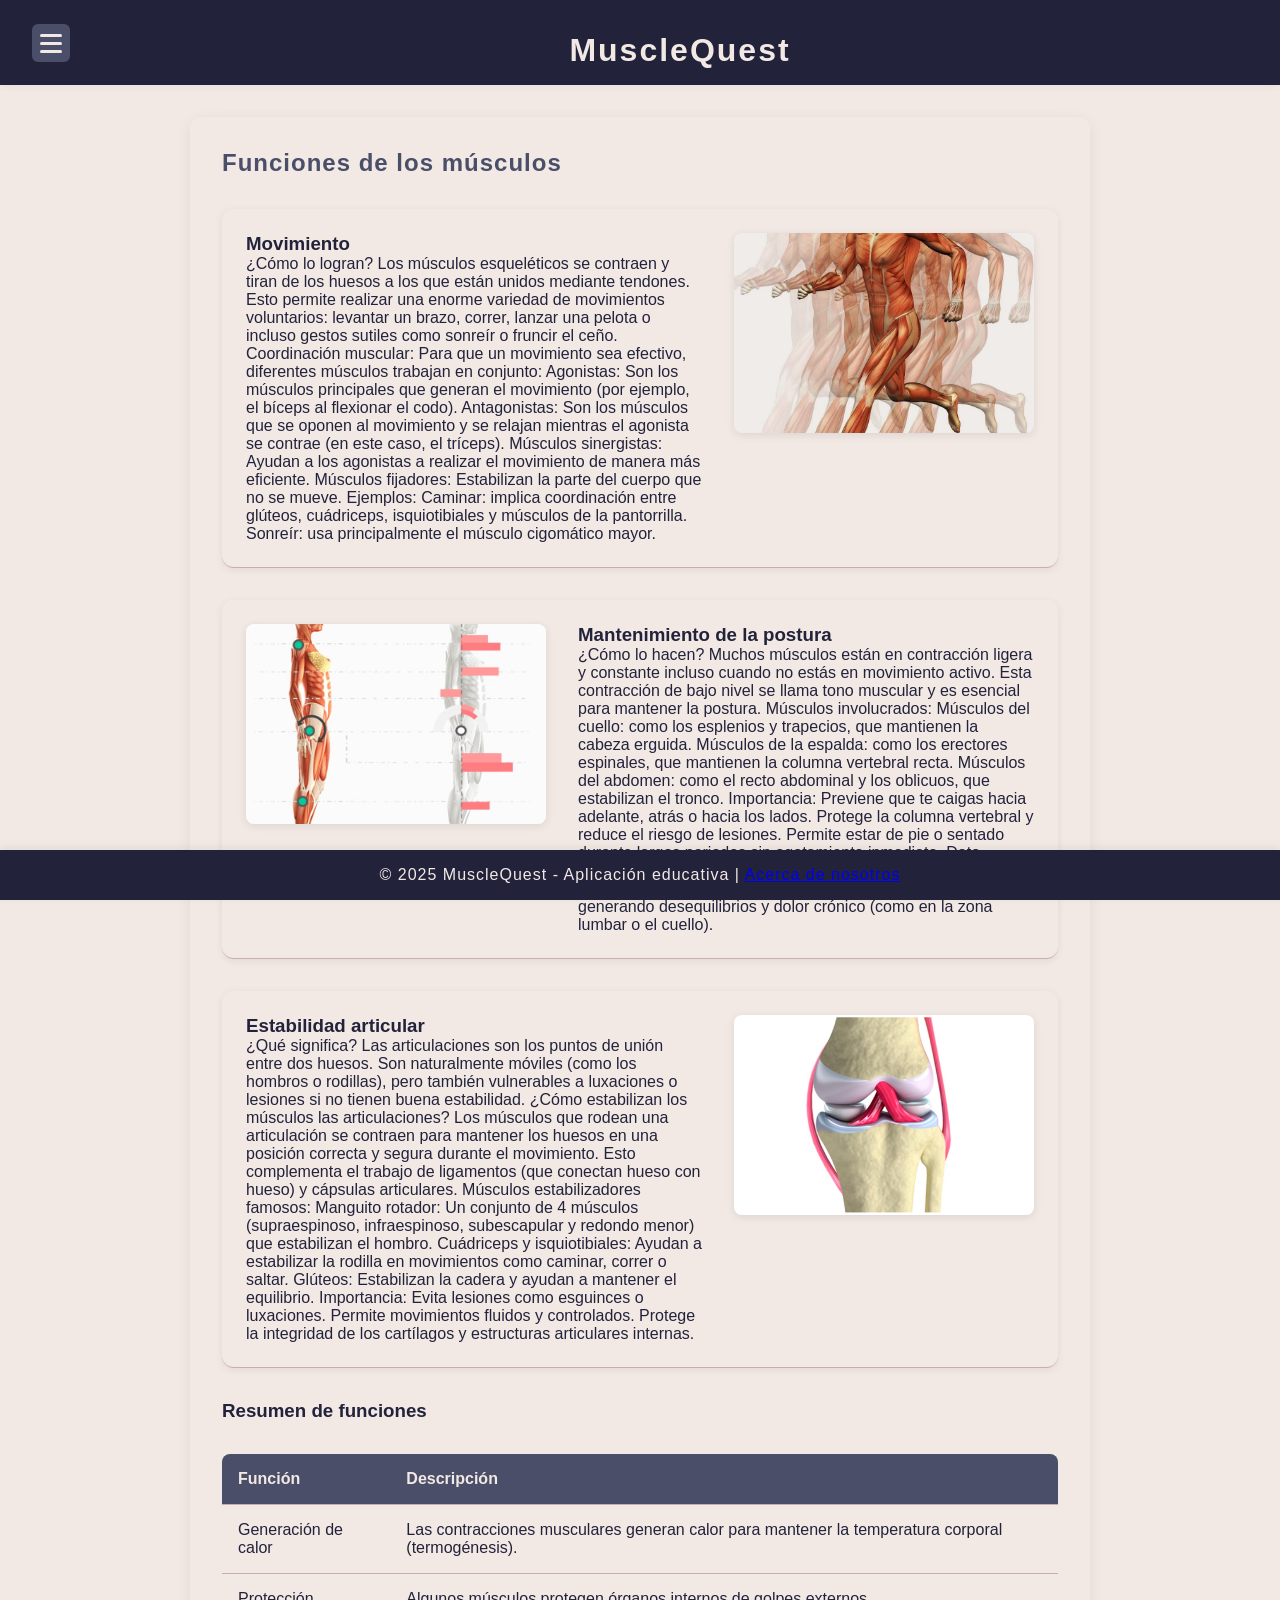
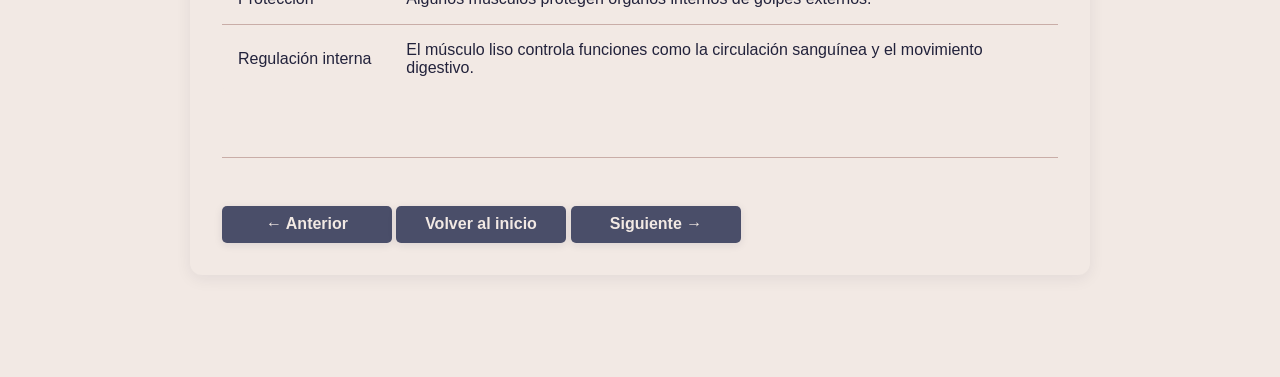
<file: funciones-de-los-musculos.html>
<!DOCTYPE html>
<html lang="es">
<head>
    <meta charset="UTF-8">
    <meta name="viewport" content="width=device-width, initial-scale=1.0">
    <title>Funciones de los músculos | MuscleQuest</title>
    <meta name="description" content="Aprende sobre las diferentes funciones de los músculos en el cuerpo humano.">
    <link rel="stylesheet" href="css/styles.css">
    <link rel="icon" type="image/x-icon" href="img/favicon.ico">
</head>
<body>
    <!-- Header con botón hamburguesa -->
    <header>
        <h1>MuscleQuest</h1>
        <button id="menu-btn" aria-label="Abrir menú" aria-expanded="false">
            <span></span>
            <span></span>
            <span></span>
        </button>
    </header>

    <!-- Menú de navegación -->
    <nav id="main-nav">
        <ul>
            <li><a href="index.html">Inicio</a></li>
            <li><a href="que-son-los-musculos.html">¿Qué son los músculos?</a></li>
            <li><a href="tipos-de-musculos.html">Tipos de músculos</a></li>
            <li><a href="funciones-de-los-musculos.html">Funciones de los músculos</a></li>
            <li><a href="anatomia-muscular.html">Anatomía muscular</a></li>
            <li><a href="enfermedades-y-lesiones.html">Enfermedades y lesiones</a></li>
            <li><a href="nutricion-y-musculos.html">Nutrición y músculos</a></li>
            <li><a href="ejercicios-y-entrenamiento-muscular.html">Ejercicios y entrenamiento muscular</a></li>
            <li><a href="todos-los-musculos.html">Todos los músculos</a></li>
            <li><a href="quizzes.html">Quizzes</a></li>
            <li><a href="acerca-de-nosotros.html">Acerca de nosotros</a></li>
        </ul>
    </nav>

    <!-- Contenido principal -->
    <main>
        <h2>Funciones de los músculos</h2>
        
        <!-- Sección de movimiento -->
        <section class="contenido-flex">
            <div class="texto-contenido">
                <h3>Movimiento</h3>
                <p>¿Cómo lo logran? Los músculos esqueléticos se contraen y tiran de los huesos a los que están unidos mediante tendones. Esto permite realizar una enorme variedad de movimientos voluntarios: levantar un brazo, correr, lanzar una pelota o incluso gestos sutiles como sonreír o fruncir el ceño.

                    Coordinación muscular: Para que un movimiento sea efectivo, diferentes músculos trabajan en conjunto:
                    
                    Agonistas: Son los músculos principales que generan el movimiento (por ejemplo, el bíceps al flexionar el codo).
                    
                    Antagonistas: Son los músculos que se oponen al movimiento y se relajan mientras el agonista se contrae (en este caso, el tríceps).
                    
                    Músculos sinergistas: Ayudan a los agonistas a realizar el movimiento de manera más eficiente.
                    
                    Músculos fijadores: Estabilizan la parte del cuerpo que no se mueve.
                    
                    Ejemplos:
                    
                    Caminar: implica coordinación entre glúteos, cuádriceps, isquiotibiales y músculos de la pantorrilla.
                    
                    Sonreír: usa principalmente el músculo cigomático mayor.</p>
            </div>
            <img src="img/movimientos.jpg" alt="Músculos en movimiento" class="imagen-derecha">
        </section>

        <!-- Sección de postura -->
        <section class="contenido-flex reverse">
            <div class="texto-contenido">
                <h3>Mantenimiento de la postura</h3>
                <p>¿Cómo lo hacen? Muchos músculos están en contracción ligera y constante incluso cuando no estás en movimiento activo. Esta contracción de bajo nivel se llama tono muscular y es esencial para mantener la postura.

                    Músculos involucrados:
                    
                    Músculos del cuello: como los esplenios y trapecios, que mantienen la cabeza erguida.
                    
                    Músculos de la espalda: como los erectores espinales, que mantienen la columna vertebral recta.
                    
                    Músculos del abdomen: como el recto abdominal y los oblicuos, que estabilizan el tronco.
                    
                    Importancia:
                    
                    Previene que te caigas hacia adelante, atrás o hacia los lados.
                    
                    Protege la columna vertebral y reduce el riesgo de lesiones.
                    
                    Permite estar de pie o sentado durante largos periodos sin agotamiento inmediato.
                    
                    Dato curioso: Cuando la postura es mala, algunos músculos trabajan de más (sobreuso) y otros trabajan de menos (desuso), generando desequilibrios y dolor crónico (como en la zona lumbar o el cuello).</p>
            </div>
            <img src="img/postura.jpg" alt="Postura corporal" class="imagen-derecha">
        </section>

        <!-- Sección de estabilidad -->
        <section class="contenido-flex">
            <div class="texto-contenido">
                <h3>Estabilidad articular</h3>
                <p>¿Qué significa? Las articulaciones son los puntos de unión entre dos huesos. Son naturalmente móviles (como los hombros o rodillas), pero también vulnerables a luxaciones o lesiones si no tienen buena estabilidad.

                    ¿Cómo estabilizan los músculos las articulaciones? Los músculos que rodean una articulación se contraen para mantener los huesos en una posición correcta y segura durante el movimiento. Esto complementa el trabajo de ligamentos (que conectan hueso con hueso) y cápsulas articulares.
                    
                    Músculos estabilizadores famosos:
                    
                    Manguito rotador: Un conjunto de 4 músculos (supraespinoso, infraespinoso, subescapular y redondo menor) que estabilizan el hombro.
                    
                    Cuádriceps y isquiotibiales: Ayudan a estabilizar la rodilla en movimientos como caminar, correr o saltar.
                    
                    Glúteos: Estabilizan la cadera y ayudan a mantener el equilibrio.
                    
                    Importancia:
                    
                    Evita lesiones como esguinces o luxaciones.
                    
                    Permite movimientos fluidos y controlados.
                    
                    Protege la integridad de los cartílagos y estructuras articulares internas.</p>
            </div>
            <img src="img/estabilidad.jpg" alt="Estabilidad articular" class="imagen-derecha">
        </section>

        <!-- Tabla de funciones -->
        <section>
            <h3>Resumen de funciones</h3>
            <table class="tabla-funciones">
                <thead>
                    <tr>
                        <th>Función</th>
                        <th>Descripción</th>
                    </tr>
                </thead>
                <tbody>
                    <tr>
                        <td>Generación de calor</td>
                        <td>Las contracciones musculares generan calor para mantener la temperatura corporal (termogénesis).</td>
                    </tr>
                    <tr>
                        <td>Protección</td>
                        <td>Algunos músculos protegen órganos internos de golpes externos.</td>
                    </tr>
                    <tr>
                        <td>Regulación interna</td>
                        <td>El músculo liso controla funciones como la circulación sanguínea y el movimiento digestivo.</td>
                    </tr>
                </tbody>
            </table>
        </section>

        <!-- Navegación entre secciones -->
        <div class="navegacion-secciones">
            <a href="tipos-de-musculos.html" class="boton-nav">← Anterior</a>
            <a href="index.html" class="boton-volver">Volver al inicio</a>
            <a href="anatomia-muscular.html" class="boton-nav">Siguiente →</a>
        </div>
    </main>

    <!-- Footer -->
    <footer>
        © 2025 MuscleQuest - Aplicación educativa | <a href="acerca-de-nosotros.html">Acerca de nosotros</a>
    </footer>

    <!-- Scripts -->
    <script src="js/menu.js"></script>
</body>
</html>
</file>
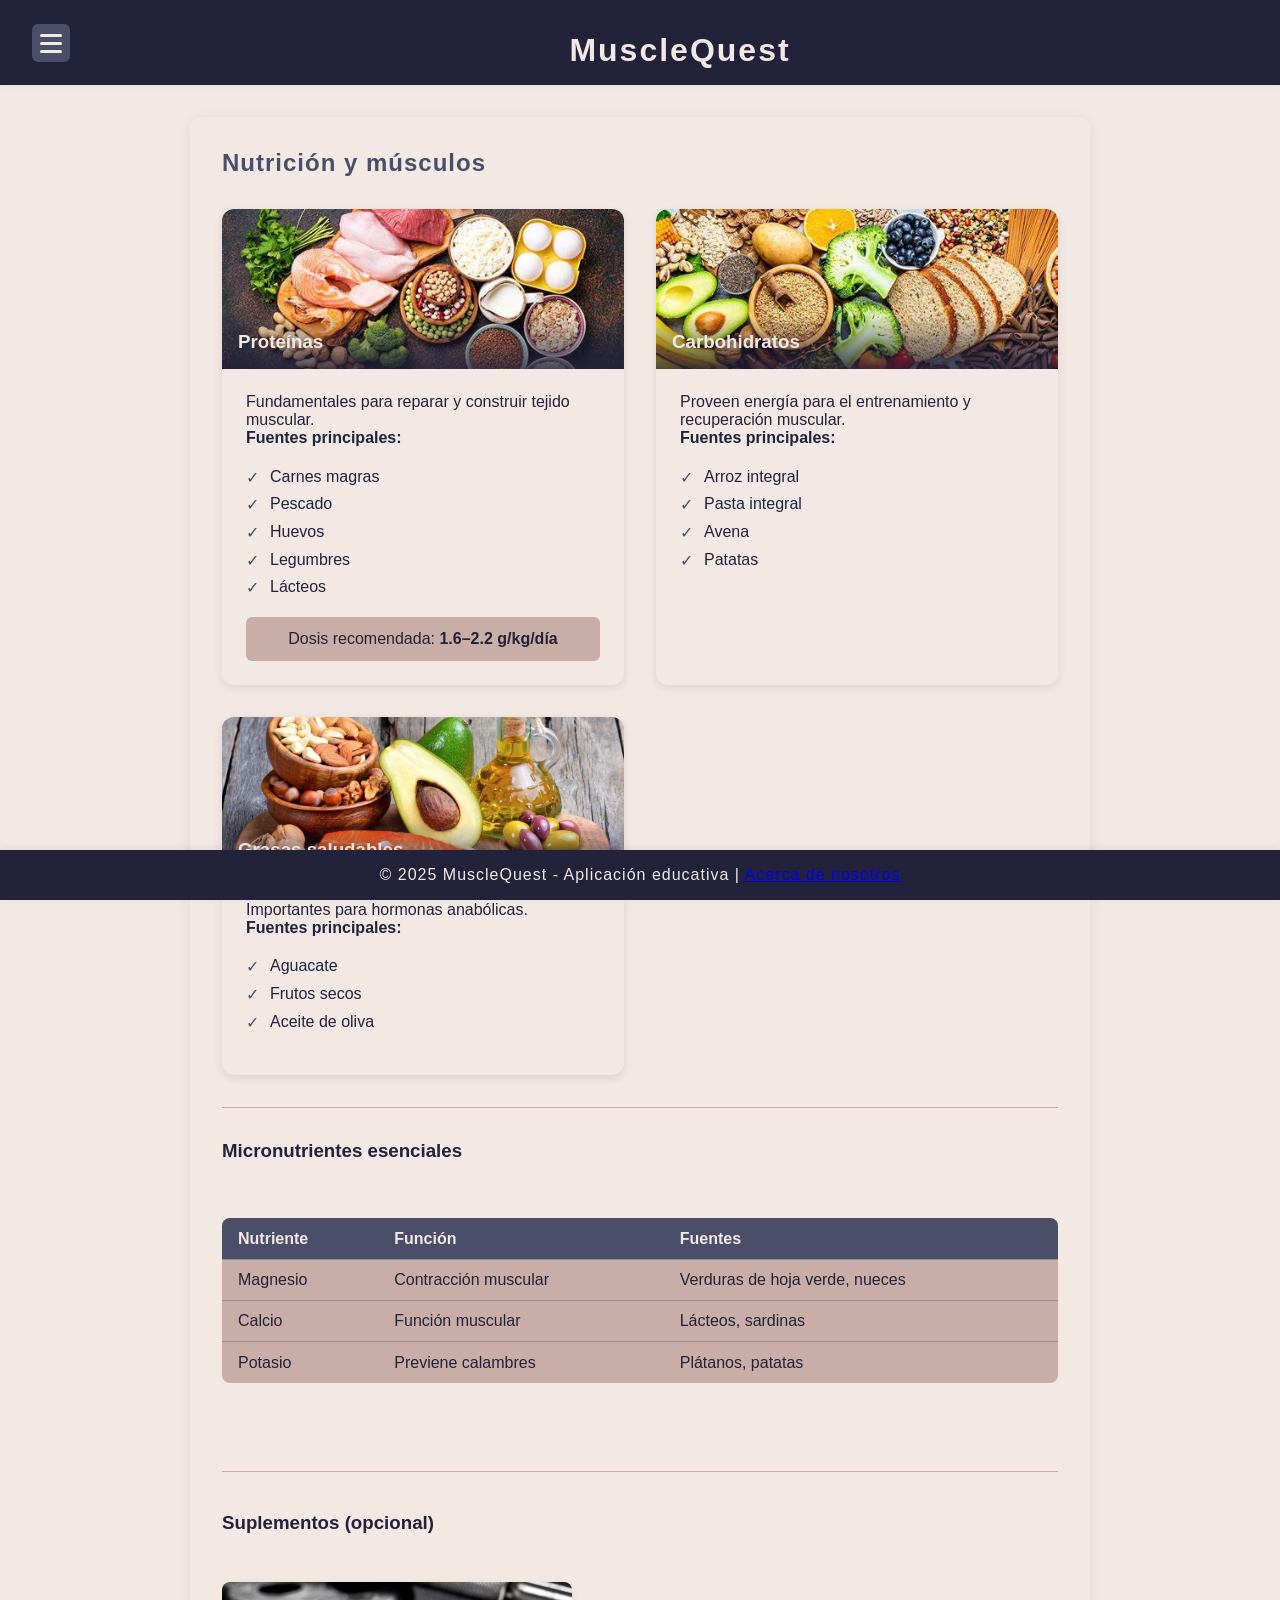
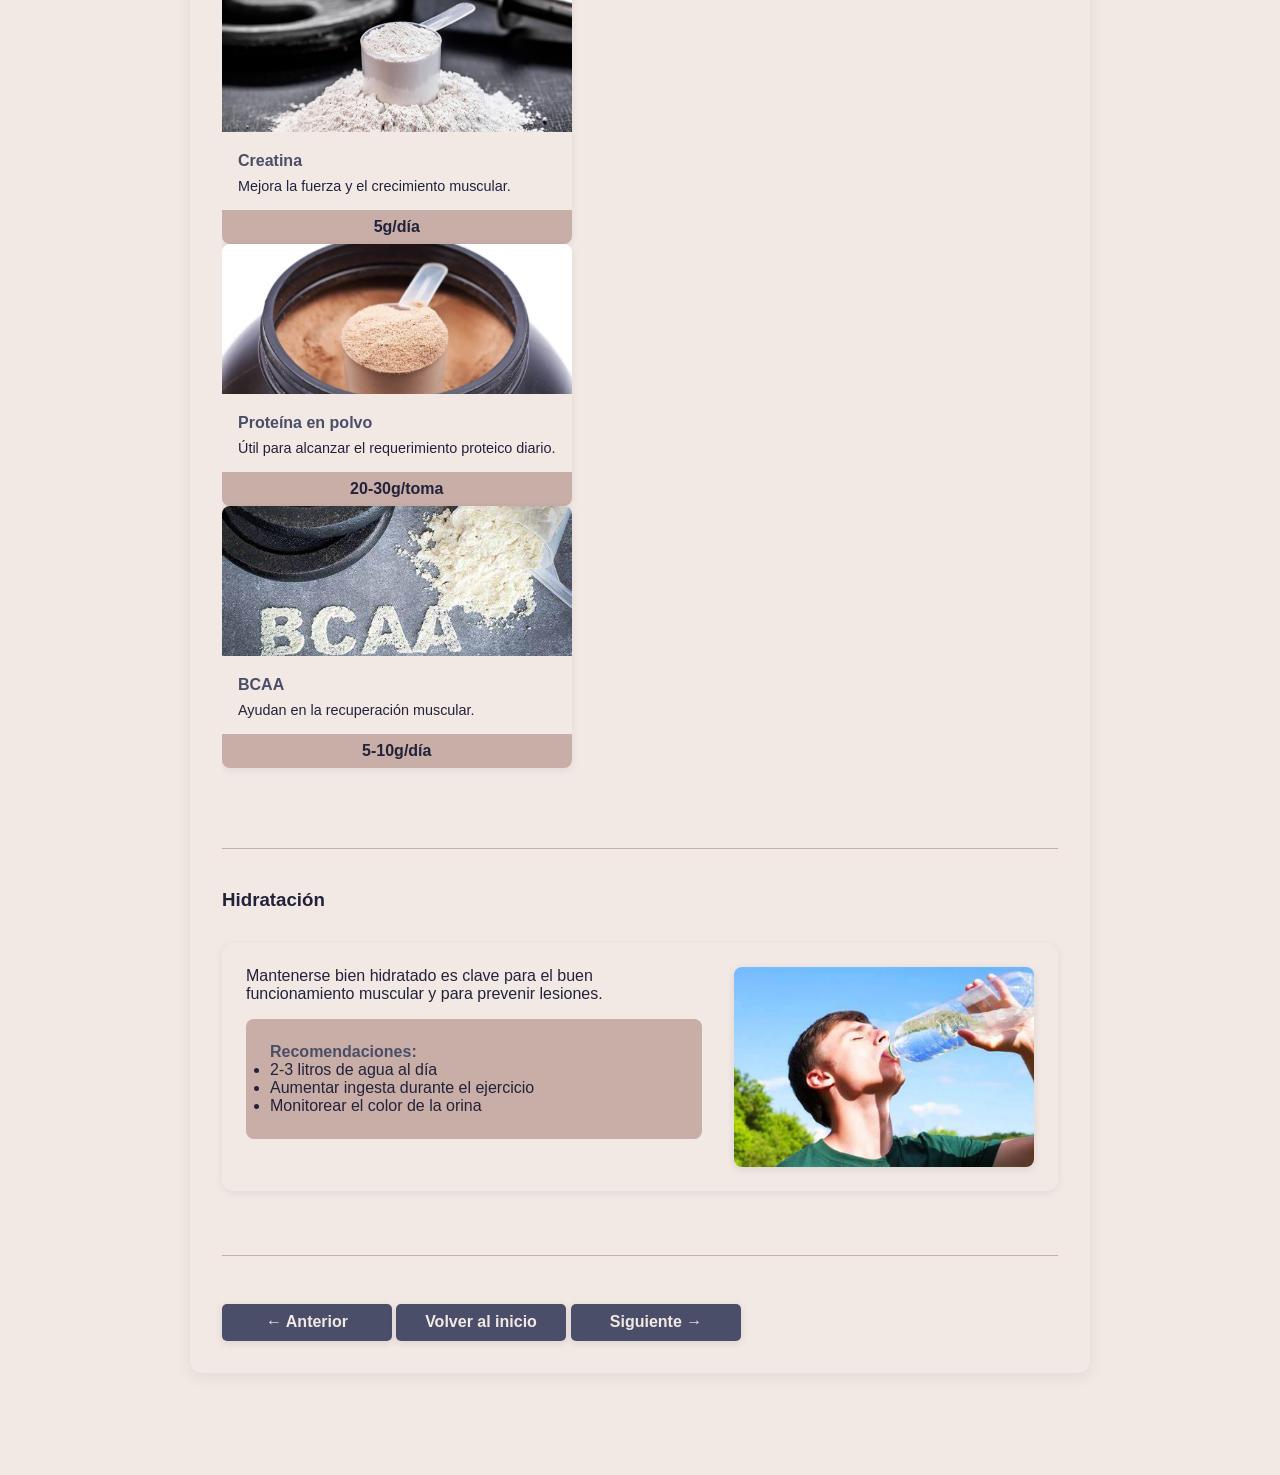
<file: nutricion-y-musculos.html>
<!DOCTYPE html>
<html lang="es">
<head>
    <meta charset="UTF-8">
    <meta name="viewport" content="width=device-width, initial-scale=1.0">
    <title>Nutrición y músculos | MuscleQuest</title>
    <meta name="description" content="Aprende sobre la importancia de la nutrición para la salud muscular.">
    <link rel="stylesheet" href="css/styles.css">
    <link rel="icon" type="image/x-icon" href="img/favicon.ico">
</head>
<body>
    <!-- Header con botón hamburguesa -->
    <header>
        <h1>MuscleQuest</h1>
        <button id="menu-btn" aria-label="Abrir menú" aria-expanded="false">
            <span></span>
            <span></span>
            <span></span>
        </button>
    </header>

    <!-- Menú de navegación -->
    <nav id="main-nav">
        <ul>
            <li><a href="index.html">Inicio</a></li>
            <li><a href="que-son-los-musculos.html">¿Qué son los músculos?</a></li>
            <li><a href="tipos-de-musculos.html">Tipos de músculos</a></li>
            <li><a href="funciones-de-los-musculos.html">Funciones de los músculos</a></li>
            <li><a href="anatomia-muscular.html">Anatomía muscular</a></li>
            <li><a href="enfermedades-y-lesiones.html">Enfermedades y lesiones</a></li>
            <li><a href="nutricion-y-musculos.html">Nutrición y músculos</a></li>
            <li><a href="ejercicios-y-entrenamiento-muscular.html">Ejercicios y entrenamiento muscular</a></li>
            <li><a href="todos-los-musculos.html">Todos los músculos</a></li>
            <li><a href="quizzes.html">Quizzes</a></li>
            <li><a href="acerca-de-nosotros.html">Acerca de nosotros</a></li>
        </ul>
    </nav>

    <!-- Contenido principal -->
    <main>
        <h2>Nutrición y músculos</h2>

        <!-- Macronutrientes principales -->
        <section class="nutrientes-grid">
            <div class="nutriente-card">
                <div class="nutriente-header proteinas">
                    <img src="img/proteinas1.jpg" alt="Proteínas">
                    <h3>Proteínas</h3>
                </div>
                <div class="nutriente-content">
                    <p>Fundamentales para reparar y construir tejido muscular.</p>
                    <h4>Fuentes principales:</h4>
                    <ul class="lista-alimentos">
                        <li>Carnes magras</li>
                        <li>Pescado</li>
                        <li>Huevos</li>
                        <li>Legumbres</li>
                        <li>Lácteos</li>
                    </ul>
                    <div class="info-dosis">
                        <span>Dosis recomendada:</span>
                        <strong>1.6–2.2 g/kg/día</strong>
                    </div>
                </div>
            </div>

            <div class="nutriente-card">
                <div class="nutriente-header carbos">
                    <img src="img/carbohidratos.jpg" alt="Carbohidratos">
                    <h3>Carbohidratos</h3>
                </div>
                <div class="nutriente-content">
                    <p>Proveen energía para el entrenamiento y recuperación muscular.</p>
                    <h4>Fuentes principales:</h4>
                    <ul class="lista-alimentos">
                        <li>Arroz integral</li>
                        <li>Pasta integral</li>
                        <li>Avena</li>
                        <li>Patatas</li>
                    </ul>
                </div>
            </div>

            <div class="nutriente-card">
                <div class="nutriente-header grasas">
                    <img src="img/grasas.jpg" alt="Grasas saludables">
                    <h3>Grasas saludables</h3>
                </div>
                <div class="nutriente-content">
                    <p>Importantes para hormonas anabólicas.</p>
                    <h4>Fuentes principales:</h4>
                    <ul class="lista-alimentos">
                        <li>Aguacate</li>
                        <li>Frutos secos</li>
                        <li>Aceite de oliva</li>
                    </ul>
                </div>
            </div>
        </section>

        <!-- Micronutrientes -->
        <section>
            <h3>Micronutrientes esenciales</h3>
            <div class="tabla-scroll">
                <table class="tabla-nutrientes">
                    <thead>
                        <tr>
                            <th>Nutriente</th>
                            <th>Función</th>
                            <th>Fuentes</th>
                        </tr>
                    </thead>
                    <tbody>
                        <tr>
                            <td>Magnesio</td>
                            <td>Contracción muscular</td>
                            <td>Verduras de hoja verde, nueces</td>
                        </tr>
                        <tr>
                            <td>Calcio</td>
                            <td>Función muscular</td>
                            <td>Lácteos, sardinas</td>
                        </tr>
                        <tr>
                            <td>Potasio</td>
                            <td>Previene calambres</td>
                            <td>Plátanos, patatas</td>
                        </tr>
                    </tbody>
                </table>
            </div>
        </section>

        <!-- Suplementos -->
        <section class="seccion-suplementos">
            <h3>Suplementos (opcional)</h3>
            <div class="suplementos-flex">
                <div class="suplemento-info">
                    <div class="suplemento-card">
                        <img src="img/creatina.jpg" alt="Creatina">
                        <h4>Creatina</h4>
                        <p>Mejora la fuerza y el crecimiento muscular.</p>
                        <span class="dosis">5g/día</span>
                    </div>
                    <div class="suplemento-card">
                        <img src="img/proteina-polvo.jpg" alt="Proteína en polvo">
                        <h4>Proteína en polvo</h4>
                        <p>Útil para alcanzar el requerimiento proteico diario.</p>
                        <span class="dosis">20-30g/toma</span>
                    </div>
                    <div class="suplemento-card">
                        <img src="img/bcaa.jpg" alt="BCAA">
                        <h4>BCAA</h4>
                        <p>Ayudan en la recuperación muscular.</p>
                        <span class="dosis">5-10g/día</span>
                    </div>
                </div>
            </div>
        </section>

        <!-- Hidratación -->
        <section class="seccion-hidratacion">
            <h3>Hidratación</h3>
            <div class="contenido-flex">
                <div class="texto-contenido">
                    <p>Mantenerse bien hidratado es clave para el buen funcionamiento muscular 
                    y para prevenir lesiones.</p>
                    <div class="hidratacion-tips">
                        <h4>Recomendaciones:</h4>
                        <ul>
                            <li>2-3 litros de agua al día</li>
                            <li>Aumentar ingesta durante el ejercicio</li>
                            <li>Monitorear el color de la orina</li>
                        </ul>
                    </div>
                </div>
                <img src="img/hidratacion.jpg" alt="Hidratación" class="imagen-derecha">
            </div>
        </section>

        <!-- Navegación entre secciones -->
        <div class="navegacion-secciones">
            <a href="ejercicios-y-entrenamiento-muscular.html" class="boton-nav">← Anterior</a>
            <a href="index.html" class="boton-volver">Volver al inicio</a>
            <a href="ejercicios-y-entrenamiento-muscular.html" class="boton-nav">Siguiente →</a>
        </div>
    </main>

    <!-- Footer -->
    <footer>
        © 2025 MuscleQuest - Aplicación educativa | <a href="acerca-de-nosotros.html">Acerca de nosotros</a>
    </footer>

    <!-- Scripts -->
    <script src="js/menu.js"></script>
</body>
</html>
</file>
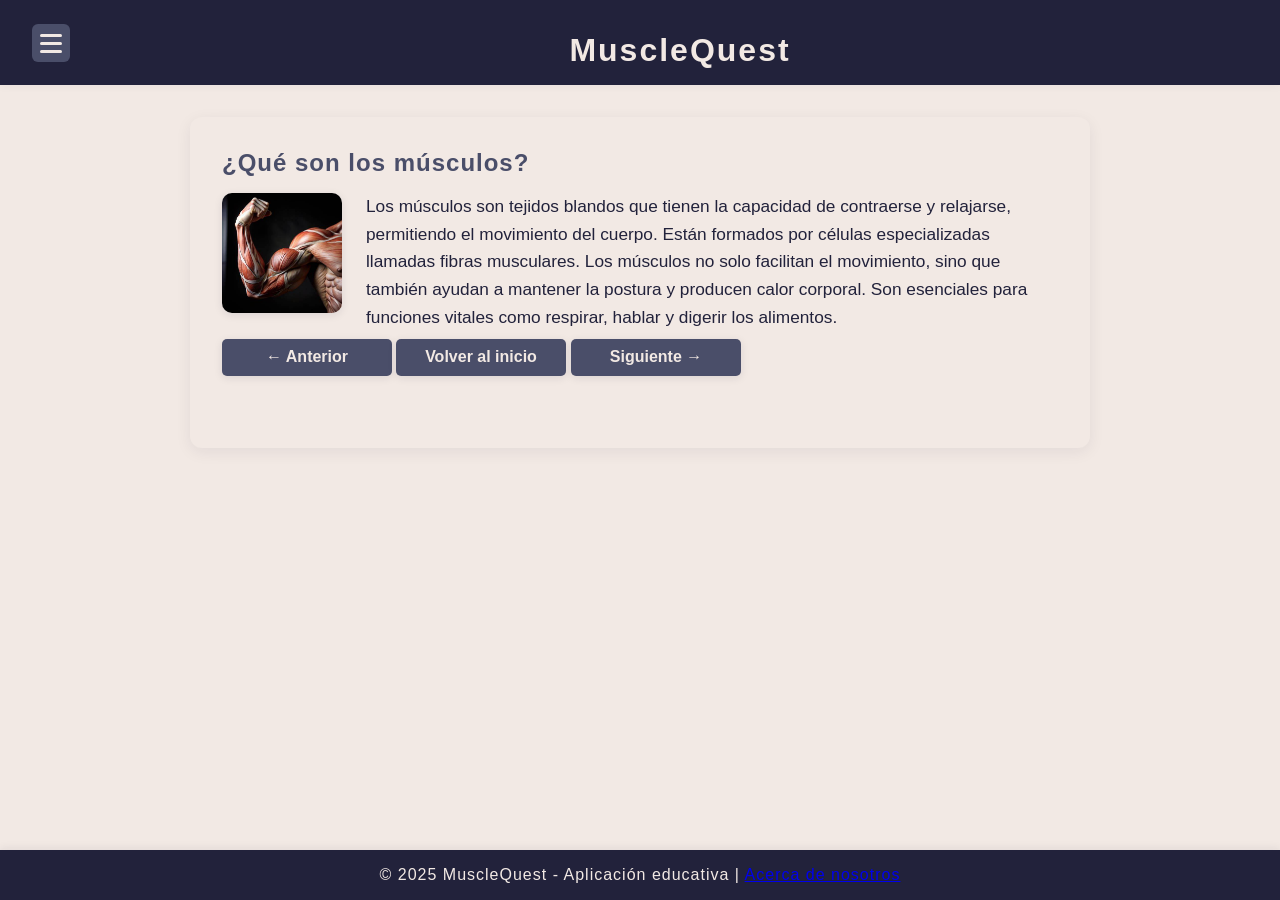
<file: que-son-los-musculos.html>
<!DOCTYPE html>
<html lang="es">
<head>
    <meta charset="UTF-8">
    <meta name="viewport" content="width=device-width, initial-scale=1.0">
    <title>¿Qué son los músculos? | MuscleQuest</title>
    <meta name="description" content="Aprende qué son los músculos y su importancia en el cuerpo humano.">
    <link rel="stylesheet" href="css/styles.css">
    <link rel="icon" type="image/x-icon" href="img/favicon.ico">
</head>
<body>
    <!-- Header con botón hamburguesa -->
    <header>
        <h1>MuscleQuest</h1>
        <button id="menu-btn" aria-label="Abrir menú" aria-expanded="false">
            <span></span>
            <span></span>
            <span></span>
        </button>
    </header>

    <!-- Menú de navegación -->
    <nav id="main-nav">
        <ul>
            <li><a href="index.html">Inicio</a></li>
            <li><a href="que-son-los-musculos.html">¿Qué son los músculos?</a></li>
            <li><a href="tipos-de-musculos.html">Tipos de músculos</a></li>
            <li><a href="funciones-de-los-musculos.html">Funciones de los músculos</a></li>
            <li><a href="anatomia-muscular.html">Anatomía muscular</a></li>
            <li><a href="enfermedades-y-lesiones.html">Enfermedades y lesiones</a></li>
            <li><a href="nutricion-y-musculos.html">Nutrición y músculos</a></li>
            <li><a href="ejercicios-y-entrenamiento-muscular.html">Ejercicios y entrenamiento muscular</a></li>
            <li><a href="todos-los-musculos.html">Todos los músculos</a></li>
            <li><a href="quizzes.html">Quizzes</a></li>
            <li><a href="acerca-de-nosotros.html">Acerca de nosotros</a></li>
        </ul>
    </nav>

    <!-- Contenido principal -->
    <main>
        <section>
            <h2>¿Qué son los músculos?</h2>
            <div class="contenido-seccion">
                <img src="img/musculos1.jpg" alt="¿Qué son los músculos?" class="img-seccion">
                <p>
                    Los músculos son tejidos blandos que tienen la capacidad de contraerse y relajarse, 
                    permitiendo el movimiento del cuerpo. Están formados por células especializadas 
                    llamadas fibras musculares. Los músculos no solo facilitan el movimiento, sino que 
                    también ayudan a mantener la postura y producen calor corporal. Son esenciales para 
                    funciones vitales como respirar, hablar y digerir los alimentos.
                </p>
            </div>

            <!-- Navegación entre secciones -->
            <div class="navegacion-secciones">
                <a href="ejercicios-y-entrenamiento-muscular.html" class="boton-nav">← Anterior</a>
                <a href="index.html" class="boton-volver">Volver al inicio</a>
                <a href="tipos-de-musculos.html" class="boton-nav">Siguiente →</a>
            </div>
        </section>
    </main>

    <!-- Footer -->
    <footer>
        © 2025 MuscleQuest - Aplicación educativa | <a href="acerca-de-nosotros.html">Acerca de nosotros</a>
    </footer>

    <!-- Scripts -->
    <script src="js/menu.js"></script>
</body>
</html>
</file>
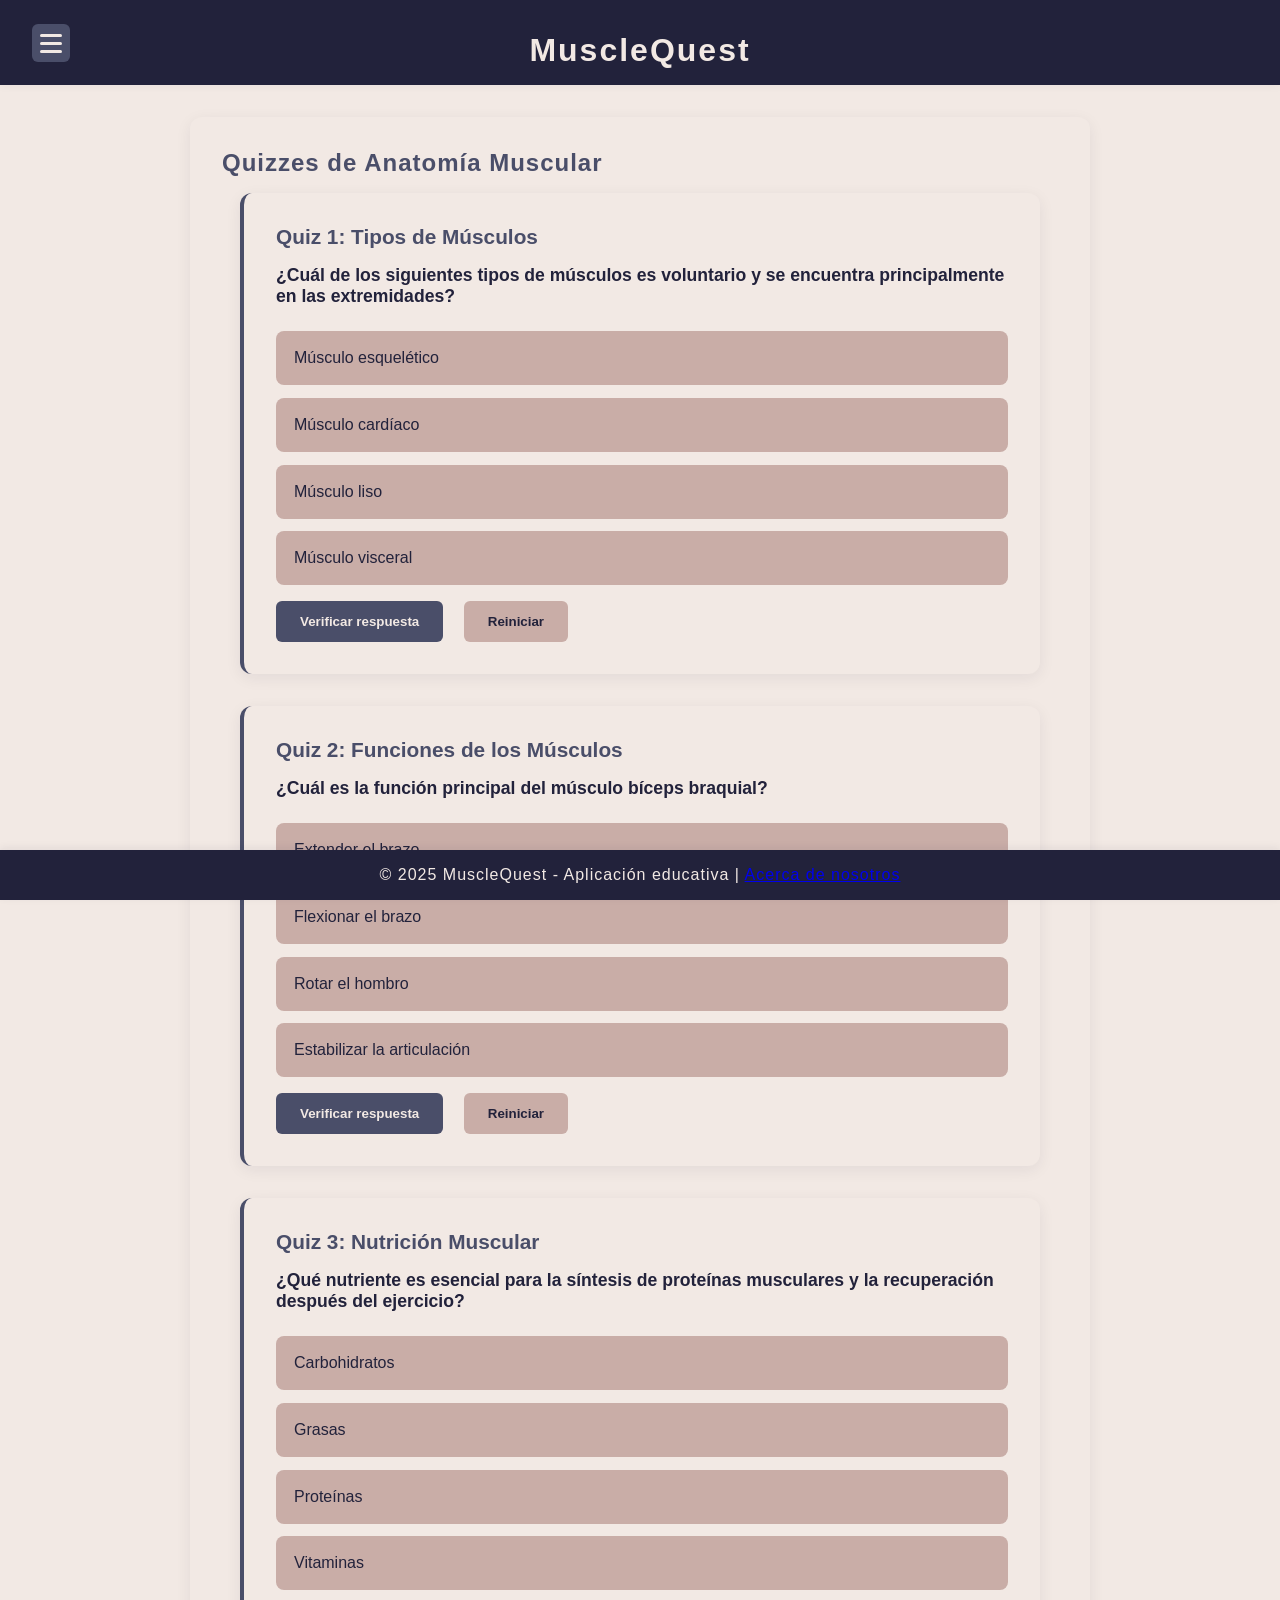
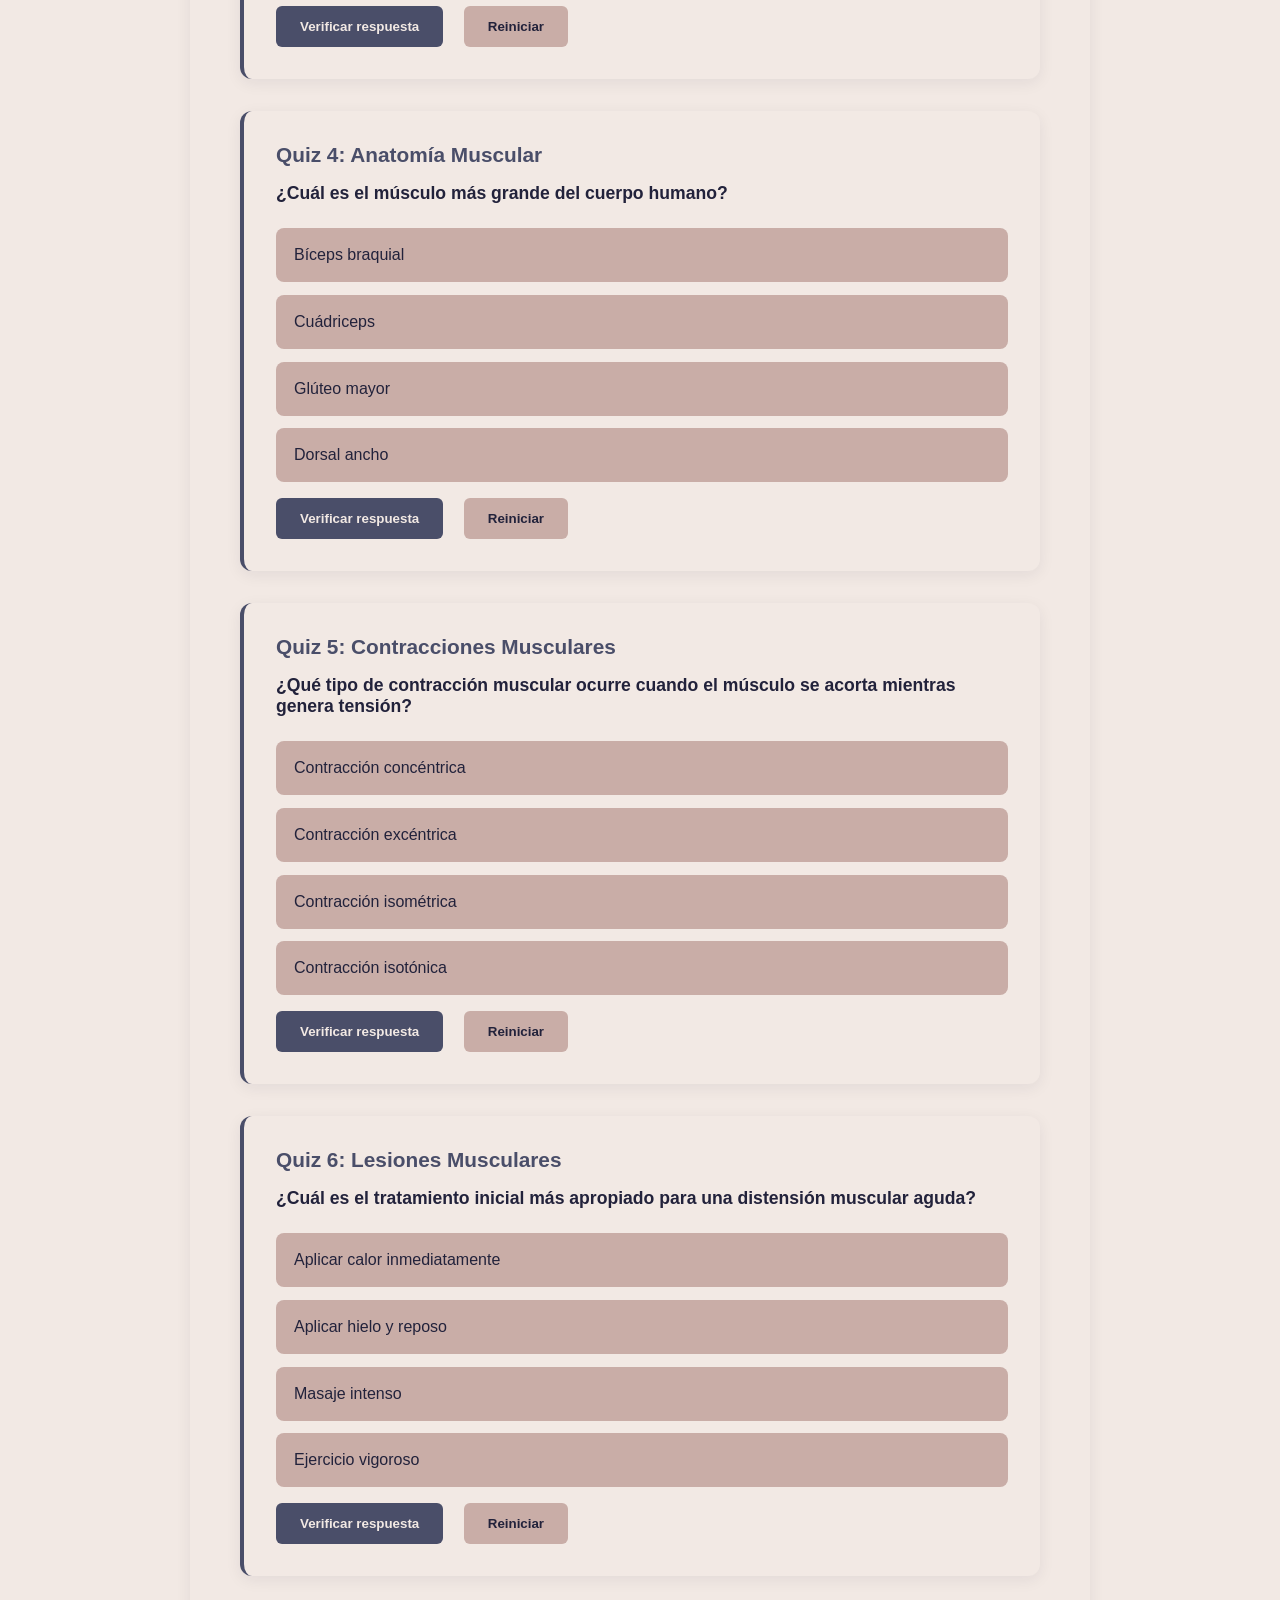
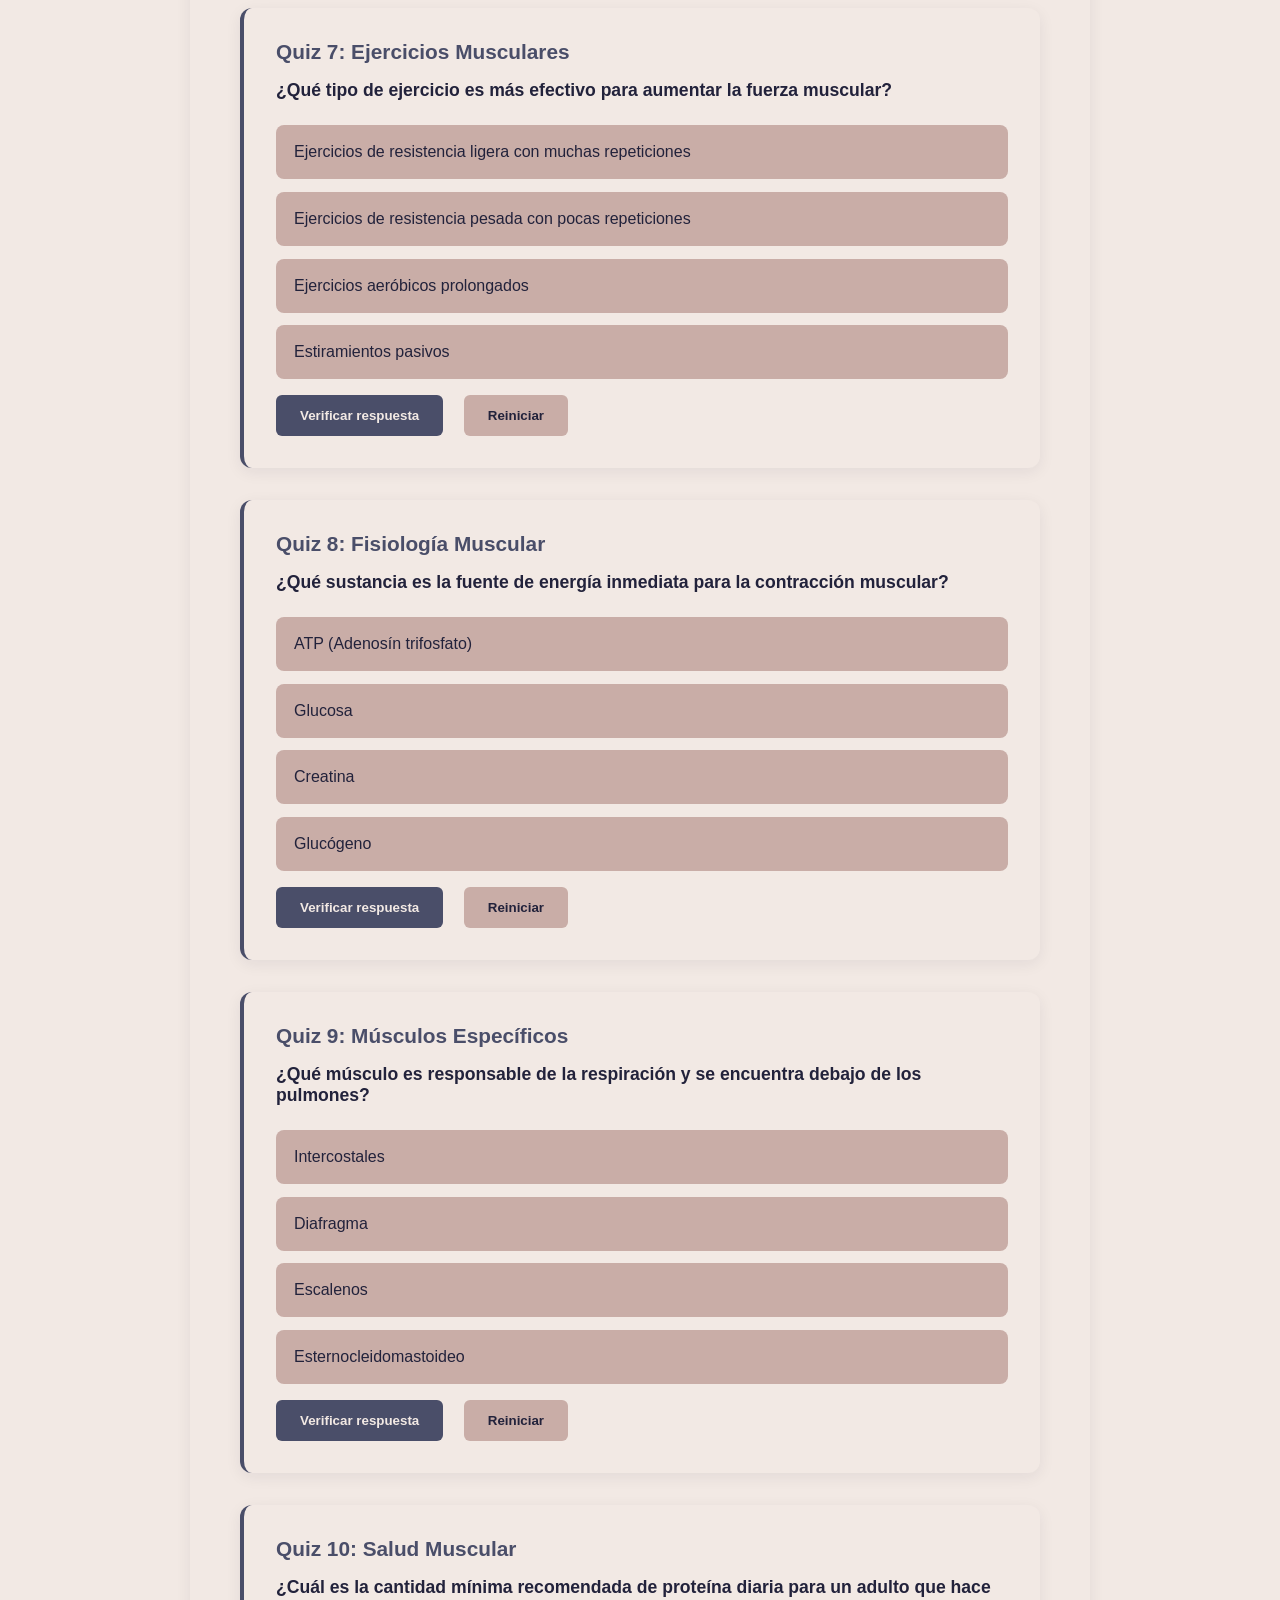
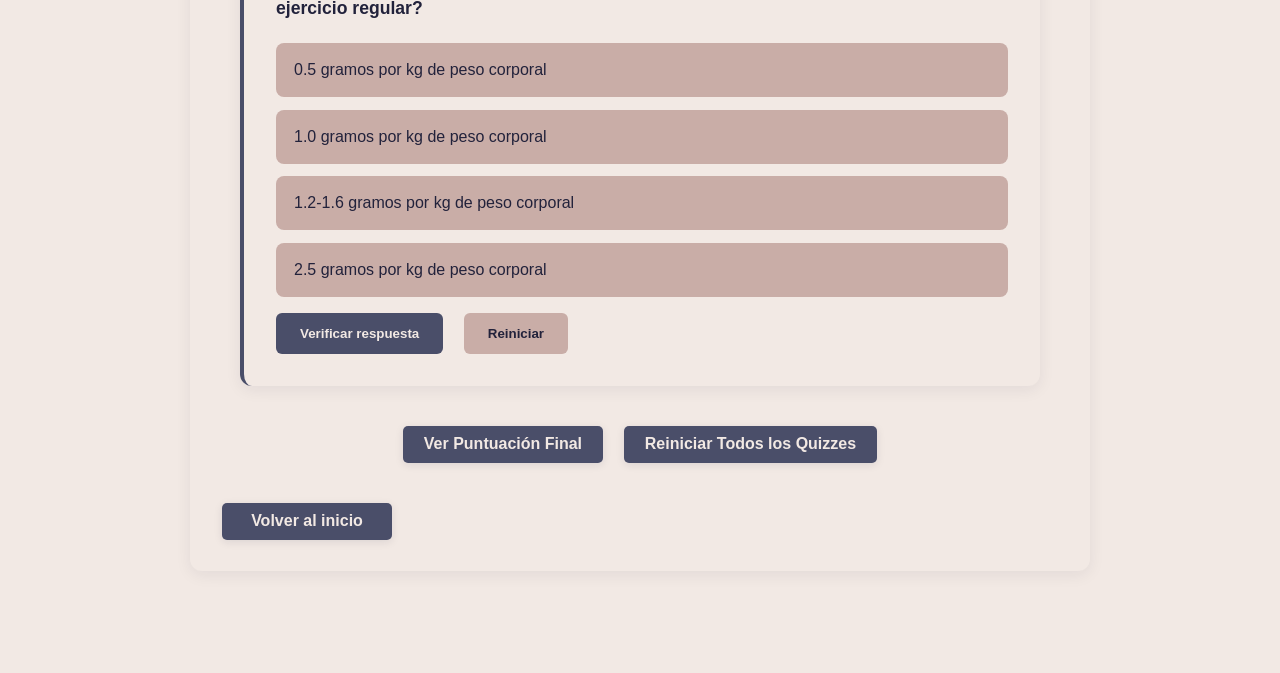
<file: quizzes.html>
<!DOCTYPE html>
<html lang="es">
<head>
    <meta charset="UTF-8">
    <meta name="viewport" content="width=device-width, initial-scale=1.0">
    <title>Quizzes - MuscleQuest</title>
    <meta name="description" content="Pon a prueba tus conocimientos sobre anatomía muscular con nuestros quizzes interactivos.">
    <link rel="stylesheet" href="css/styles.css">
    <link rel="icon" type="image/x-icon" href="img/favicon.ico">
    <style>
        .quiz-container {
            max-width: 800px;
            margin: 0 auto;
        }
        
        .quiz-card {
            background: var(--crema);
            border-radius: 12px;
            padding: 2rem;
            margin-bottom: 2rem;
            box-shadow: 0 4px 16px rgba(34,34,59,0.07);
            border-left: 4px solid var(--azul-gris);
        }
        
        .quiz-title {
            color: var(--azul-gris);
            margin-bottom: 1rem;
            font-size: 1.3rem;
        }
        
        .quiz-question {
            font-size: 1.1rem;
            margin-bottom: 1.5rem;
            color: var(--azul-oscuro);
            font-weight: 600;
        }
        
        .quiz-options {
            display: flex;
            flex-direction: column;
            gap: 0.8rem;
        }
        
        .quiz-option {
            padding: 1rem;
            background: var(--rosa-gris);
            border: 2px solid transparent;
            border-radius: 8px;
            cursor: pointer;
            transition: all 0.3s;
            font-size: 1rem;
        }
        
        .quiz-option:hover {
            background: var(--lila-gris);
            transform: translateX(10px);
        }
        
        .quiz-option.selected {
            background: var(--azul-gris);
            color: var(--crema);
            border-color: var(--azul-oscuro);
        }
        
        .quiz-option.correct {
            background: #4CAF50;
            color: white;
            border-color: #2E7D32;
        }
        
        .quiz-option.incorrect {
            background: #f44336;
            color: white;
            border-color: #c62828;
        }
        
        .quiz-result {
            margin-top: 1rem;
            padding: 1rem;
            border-radius: 8px;
            font-weight: bold;
            display: none;
        }
        
        .quiz-result.correct {
            background: #E8F5E8;
            color: #2E7D32;
            border: 1px solid #4CAF50;
        }
        
        .quiz-result.incorrect {
            background: #FFEBEE;
            color: #c62828;
            border: 1px solid #f44336;
        }
        
        .quiz-explanation {
            margin-top: 1rem;
            padding: 1rem;
            background: var(--lila-gris);
            border-radius: 8px;
            display: none;
            font-style: italic;
        }
        
        .quiz-submit {
            background: var(--azul-gris);
            color: var(--crema);
            padding: 0.8rem 1.5rem;
            border: none;
            border-radius: 6px;
            cursor: pointer;
            font-weight: bold;
            margin-top: 1rem;
            transition: all 0.3s;
        }
        
        .quiz-submit:hover {
            background: var(--lila-gris);
            color: var(--azul-oscuro);
            transform: translateY(-2px);
        }
        
        .quiz-submit:disabled {
            background: #ccc;
            cursor: not-allowed;
            transform: none;
        }
        
        .quiz-reset {
            background: var(--rosa-gris);
            color: var(--azul-oscuro);
            padding: 0.8rem 1.5rem;
            border: none;
            border-radius: 6px;
            cursor: pointer;
            font-weight: bold;
            margin-top: 1rem;
            margin-left: 1rem;
            transition: all 0.3s;
        }
        
        .quiz-reset:hover {
            background: var(--lila-gris);
            transform: translateY(-2px);
        }
        
        .score-display {
            text-align: center;
            margin: 2rem 0;
            padding: 1rem;
            background: var(--azul-gris);
            color: var(--crema);
            border-radius: 8px;
            font-size: 1.2rem;
            font-weight: bold;
        }
        
        .progress-bar {
            width: 100%;
            height: 20px;
            background: var(--rosa-gris);
            border-radius: 10px;
            overflow: hidden;
            margin: 1rem 0;
        }
        
        .progress-fill {
            height: 100%;
            background: var(--azul-gris);
            transition: width 0.3s;
            width: 0%;
        }
    </style>
</head>
<body>
    <!-- Header con botón hamburguesa -->
    <header>
        <div style="display: flex; align-items: center; justify-content: center; gap: 1rem; position: relative;">
            
            <h1 style="margin: 0;">MuscleQuest</h1>
        </div>
        <button id="menu-btn" aria-label="Abrir menú" aria-expanded="false">
            <span></span>
            <span></span>
            <span></span>
        </button>
    </header>

    <!-- Menú de navegación -->
    <nav id="main-nav">
        <ul>
            <li><a href="index.html">Inicio</a></li>
            <li><a href="que-son-los-musculos.html">¿Qué son los músculos?</a></li>
            <li><a href="tipos-de-musculos.html">Tipos de músculos</a></li>
            <li><a href="funciones-de-los-musculos.html">Funciones de los músculos</a></li>
            <li><a href="anatomia-muscular.html">Anatomía muscular</a></li>
            <li><a href="enfermedades-y-lesiones.html">Enfermedades y lesiones</a></li>
            <li><a href="nutricion-y-musculos.html">Nutrición y músculos</a></li>
            <li><a href="ejercicios-y-entrenamiento-muscular.html">Ejercicios y entrenamiento muscular</a></li>
            <li><a href="todos-los-musculos.html">Todos los músculos</a></li>
            <li><a href="quizzes.html" class="active">Quizzes</a></li>
            <li><a href="acerca-de-nosotros.html">Acerca de nosotros</a></li>
        </ul>
    </nav>

    <!-- Contenido principal -->
    <main>
        <h2>Quizzes de Anatomía Muscular</h2>
        
        <div class="score-display" id="score-display" style="display: none;">
            <div>Puntuación: <span id="score">0</span>/10</div>
            <div class="progress-bar">
                <div class="progress-fill" id="progress-fill"></div>
            </div>
        </div>

        <div class="quiz-container">
            <!-- Quiz 1: Tipos de músculos -->
            <div class="quiz-card" id="quiz1">
                <h3 class="quiz-title">Quiz 1: Tipos de Músculos</h3>
                <p class="quiz-question">¿Cuál de los siguientes tipos de músculos es voluntario y se encuentra principalmente en las extremidades?</p>
                <div class="quiz-options">
                    <div class="quiz-option" data-correct="true">Músculo esquelético</div>
                    <div class="quiz-option" data-correct="false">Músculo cardíaco</div>
                    <div class="quiz-option" data-correct="false">Músculo liso</div>
                    <div class="quiz-option" data-correct="false">Músculo visceral</div>
                </div>
                <div class="quiz-result" id="result1"></div>
                <div class="quiz-explanation" id="explanation1">
                    El músculo esquelético es el único tipo de músculo voluntario, lo que significa que podemos controlarlo conscientemente. Se encuentra principalmente en las extremidades y está unido a los huesos.
                </div>
                <button class="quiz-submit" onclick="checkAnswer(1)">Verificar respuesta</button>
                <button class="quiz-reset" onclick="resetQuiz(1)">Reiniciar</button>
            </div>

            <!-- Quiz 2: Funciones musculares -->
            <div class="quiz-card" id="quiz2">
                <h3 class="quiz-title">Quiz 2: Funciones de los Músculos</h3>
                <p class="quiz-question">¿Cuál es la función principal del músculo bíceps braquial?</p>
                <div class="quiz-options">
                    <div class="quiz-option" data-correct="false">Extender el brazo</div>
                    <div class="quiz-option" data-correct="true">Flexionar el brazo</div>
                    <div class="quiz-option" data-correct="false">Rotar el hombro</div>
                    <div class="quiz-option" data-correct="false">Estabilizar la articulación</div>
                </div>
                <div class="quiz-result" id="result2"></div>
                <div class="quiz-explanation" id="explanation2">
                    El bíceps braquial es el principal músculo flexor del brazo. Su función principal es flexionar el codo, acercando el antebrazo hacia el brazo.
                </div>
                <button class="quiz-submit" onclick="checkAnswer(2)">Verificar respuesta</button>
                <button class="quiz-reset" onclick="resetQuiz(2)">Reiniciar</button>
            </div>

            <!-- Quiz 3: Nutrición muscular -->
            <div class="quiz-card" id="quiz3">
                <h3 class="quiz-title">Quiz 3: Nutrición Muscular</h3>
                <p class="quiz-question">¿Qué nutriente es esencial para la síntesis de proteínas musculares y la recuperación después del ejercicio?</p>
                <div class="quiz-options">
                    <div class="quiz-option" data-correct="false">Carbohidratos</div>
                    <div class="quiz-option" data-correct="false">Grasas</div>
                    <div class="quiz-option" data-correct="true">Proteínas</div>
                    <div class="quiz-option" data-correct="false">Vitaminas</div>
                </div>
                <div class="quiz-result" id="result3"></div>
                <div class="quiz-explanation" id="explanation3">
                    Las proteínas son fundamentales para la síntesis de proteínas musculares. Los aminoácidos que contienen son los bloques de construcción necesarios para reparar y construir tejido muscular.
                </div>
                <button class="quiz-submit" onclick="checkAnswer(3)">Verificar respuesta</button>
                <button class="quiz-reset" onclick="resetQuiz(3)">Reiniciar</button>
            </div>

            <!-- Quiz 4: Anatomía muscular -->
            <div class="quiz-card" id="quiz4">
                <h3 class="quiz-title">Quiz 4: Anatomía Muscular</h3>
                <p class="quiz-question">¿Cuál es el músculo más grande del cuerpo humano?</p>
                <div class="quiz-options">
                    <div class="quiz-option" data-correct="false">Bíceps braquial</div>
                    <div class="quiz-option" data-correct="false">Cuádriceps</div>
                    <div class="quiz-option" data-correct="true">Glúteo mayor</div>
                    <div class="quiz-option" data-correct="false">Dorsal ancho</div>
                </div>
                <div class="quiz-result" id="result4"></div>
                <div class="quiz-explanation" id="explanation4">
                    El glúteo mayor es el músculo más grande del cuerpo humano. Es responsable de la extensión de la cadera y es fundamental para actividades como caminar, correr y subir escaleras.
                </div>
                <button class="quiz-submit" onclick="checkAnswer(4)">Verificar respuesta</button>
                <button class="quiz-reset" onclick="resetQuiz(4)">Reiniciar</button>
            </div>

            <!-- Quiz 5: Contracciones musculares -->
            <div class="quiz-card" id="quiz5">
                <h3 class="quiz-title">Quiz 5: Contracciones Musculares</h3>
                <p class="quiz-question">¿Qué tipo de contracción muscular ocurre cuando el músculo se acorta mientras genera tensión?</p>
                <div class="quiz-options">
                    <div class="quiz-option" data-correct="true">Contracción concéntrica</div>
                    <div class="quiz-option" data-correct="false">Contracción excéntrica</div>
                    <div class="quiz-option" data-correct="false">Contracción isométrica</div>
                    <div class="quiz-option" data-correct="false">Contracción isotónica</div>
                </div>
                <div class="quiz-result" id="result5"></div>
                <div class="quiz-explanation" id="explanation5">
                    En una contracción concéntrica, el músculo se acorta mientras genera tensión. Un ejemplo es cuando levantas una pesa flexionando el brazo (el bíceps se acorta).
                </div>
                <button class="quiz-submit" onclick="checkAnswer(5)">Verificar respuesta</button>
                <button class="quiz-reset" onclick="resetQuiz(5)">Reiniciar</button>
            </div>

            <!-- Quiz 6: Lesiones musculares -->
            <div class="quiz-card" id="quiz6">
                <h3 class="quiz-title">Quiz 6: Lesiones Musculares</h3>
                <p class="quiz-question">¿Cuál es el tratamiento inicial más apropiado para una distensión muscular aguda?</p>
                <div class="quiz-options">
                    <div class="quiz-option" data-correct="false">Aplicar calor inmediatamente</div>
                    <div class="quiz-option" data-correct="true">Aplicar hielo y reposo</div>
                    <div class="quiz-option" data-correct="false">Masaje intenso</div>
                    <div class="quiz-option" data-correct="false">Ejercicio vigoroso</div>
                </div>
                <div class="quiz-result" id="result6"></div>
                <div class="quiz-explanation" id="explanation6">
                    El protocolo RICE (Reposo, Hielo, Compresión, Elevación) es el tratamiento inicial estándar para lesiones musculares agudas. El hielo reduce la inflamación y el dolor.
                </div>
                <button class="quiz-submit" onclick="checkAnswer(6)">Verificar respuesta</button>
                <button class="quiz-reset" onclick="resetQuiz(6)">Reiniciar</button>
            </div>

            <!-- Quiz 7: Ejercicios musculares -->
            <div class="quiz-card" id="quiz7">
                <h3 class="quiz-title">Quiz 7: Ejercicios Musculares</h3>
                <p class="quiz-question">¿Qué tipo de ejercicio es más efectivo para aumentar la fuerza muscular?</p>
                <div class="quiz-options">
                    <div class="quiz-option" data-correct="false">Ejercicios de resistencia ligera con muchas repeticiones</div>
                    <div class="quiz-option" data-correct="true">Ejercicios de resistencia pesada con pocas repeticiones</div>
                    <div class="quiz-option" data-correct="false">Ejercicios aeróbicos prolongados</div>
                    <div class="quiz-option" data-correct="false">Estiramientos pasivos</div>
                </div>
                <div class="quiz-result" id="result7"></div>
                <div class="quiz-explanation" id="explanation7">
                    Para aumentar la fuerza muscular, se recomiendan ejercicios con cargas pesadas (70-85% del máximo) y pocas repeticiones (1-6). Esto estimula la hipertrofia y el reclutamiento de fibras musculares.
                </div>
                <button class="quiz-submit" onclick="checkAnswer(7)">Verificar respuesta</button>
                <button class="quiz-reset" onclick="resetQuiz(7)">Reiniciar</button>
            </div>

            <!-- Quiz 8: Fisiología muscular -->
            <div class="quiz-card" id="quiz8">
                <h3 class="quiz-title">Quiz 8: Fisiología Muscular</h3>
                <p class="quiz-question">¿Qué sustancia es la fuente de energía inmediata para la contracción muscular?</p>
                <div class="quiz-options">
                    <div class="quiz-option" data-correct="true">ATP (Adenosín trifosfato)</div>
                    <div class="quiz-option" data-correct="false">Glucosa</div>
                    <div class="quiz-option" data-correct="false">Creatina</div>
                    <div class="quiz-option" data-correct="false">Glucógeno</div>
                </div>
                <div class="quiz-result" id="result8"></div>
                <div class="quiz-explanation" id="explanation8">
                    El ATP es la molécula de energía universal que proporciona la energía inmediata necesaria para la contracción muscular. Cuando el ATP se descompone en ADP, libera energía que permite que las fibras musculares se contraigan.
                </div>
                <button class="quiz-submit" onclick="checkAnswer(8)">Verificar respuesta</button>
                <button class="quiz-reset" onclick="resetQuiz(8)">Reiniciar</button>
            </div>

            <!-- Quiz 9: Músculos específicos -->
            <div class="quiz-card" id="quiz9">
                <h3 class="quiz-title">Quiz 9: Músculos Específicos</h3>
                <p class="quiz-question">¿Qué músculo es responsable de la respiración y se encuentra debajo de los pulmones?</p>
                <div class="quiz-options">
                    <div class="quiz-option" data-correct="false">Intercostales</div>
                    <div class="quiz-option" data-correct="true">Diafragma</div>
                    <div class="quiz-option" data-correct="false">Escalenos</div>
                    <div class="quiz-option" data-correct="false">Esternocleidomastoideo</div>
                </div>
                <div class="quiz-result" id="result9"></div>
                <div class="quiz-explanation" id="explanation9">
                    El diafragma es el músculo principal de la respiración. Cuando se contrae, se aplana y aumenta el volumen de la cavidad torácica, permitiendo que los pulmones se expandan y se llene de aire.
                </div>
                <button class="quiz-submit" onclick="checkAnswer(9)">Verificar respuesta</button>
                <button class="quiz-reset" onclick="resetQuiz(9)">Reiniciar</button>
            </div>

            <!-- Quiz 10: Salud muscular -->
            <div class="quiz-card" id="quiz10">
                <h3 class="quiz-title">Quiz 10: Salud Muscular</h3>
                <p class="quiz-question">¿Cuál es la cantidad mínima recomendada de proteína diaria para un adulto que hace ejercicio regular?</p>
                <div class="quiz-options">
                    <div class="quiz-option" data-correct="false">0.5 gramos por kg de peso corporal</div>
                    <div class="quiz-option" data-correct="false">1.0 gramos por kg de peso corporal</div>
                    <div class="quiz-option" data-correct="true">1.2-1.6 gramos por kg de peso corporal</div>
                    <div class="quiz-option" data-correct="false">2.5 gramos por kg de peso corporal</div>
                </div>
                <div class="quiz-result" id="result10"></div>
                <div class="quiz-explanation" id="explanation10">
                    Para personas que hacen ejercicio regular, se recomienda consumir entre 1.2-1.6 gramos de proteína por kg de peso corporal al día. Esto ayuda a la recuperación muscular y al desarrollo de masa muscular.
                </div>
                <button class="quiz-submit" onclick="checkAnswer(10)">Verificar respuesta</button>
                <button class="quiz-reset" onclick="resetQuiz(10)">Reiniciar</button>
            </div>
        </div>

        <div style="text-align: center; margin: 2rem 0;">
            <button class="boton-nav" onclick="showFinalScore()">Ver Puntuación Final</button>
            <button class="boton-nav" onclick="resetAllQuizzes()" style="margin-left: 1rem;">Reiniciar Todos los Quizzes</button>
        </div>
        <!-- Navegación entre secciones -->
        <div class="navegacion-secciones">
            <a href="index.html" class="boton-volver">Volver al inicio</a>
        </div>
    </main>
    
    <!-- Footer -->
    <footer>
        © 2025 MuscleQuest - Aplicación educativa | <a href="acerca-de-nosotros.html">Acerca de nosotros</a>
    </footer>

    <!-- Scripts -->
    <script src="js/menu.js"></script>
    <script>
        let quizScores = {
            1: false, 2: false, 3: false, 4: false, 5: false,
            6: false, 7: false, 8: false, 9: false, 10: false
        };

        function selectOption(quizId, optionElement) {
            const quizCard = document.getElementById(`quiz${quizId}`);
            const options = quizCard.querySelectorAll('.quiz-option');
            
            // Remover selección previa
            options.forEach(option => option.classList.remove('selected'));
            
            // Seleccionar nueva opción
            optionElement.classList.add('selected');
        }

        function checkAnswer(quizId) {
            const quizCard = document.getElementById(`quiz${quizId}`);
            const selectedOption = quizCard.querySelector('.quiz-option.selected');
            const resultDiv = document.getElementById(`result${quizId}`);
            const explanationDiv = document.getElementById(`explanation${quizId}`);
            const submitBtn = quizCard.querySelector('.quiz-submit');
            
            if (!selectedOption) {
                alert('Por favor selecciona una respuesta antes de verificar.');
                return;
            }

            const isCorrect = selectedOption.getAttribute('data-correct') === 'true';
            const options = quizCard.querySelectorAll('.quiz-option');
            
            // Mostrar resultados
            options.forEach(option => {
                if (option.getAttribute('data-correct') === 'true') {
                    option.classList.add('correct');
                } else if (option.classList.contains('selected')) {
                    option.classList.add('incorrect');
                }
            });

            // Mostrar mensaje de resultado
            resultDiv.style.display = 'block';
            if (isCorrect) {
                resultDiv.textContent = '¡Correcto!';
                resultDiv.className = 'quiz-result correct';
                quizScores[quizId] = true;
            } else {
                resultDiv.textContent = 'Incorrecto.';
                resultDiv.className = 'quiz-result incorrect';
                quizScores[quizId] = false;
            }

            // Mostrar explicación
            explanationDiv.style.display = 'block';
            
            // Deshabilitar botón
            submitBtn.disabled = true;
            submitBtn.textContent = 'Respondido';
        }

        function resetQuiz(quizId) {
            const quizCard = document.getElementById(`quiz${quizId}`);
            const options = quizCard.querySelectorAll('.quiz-option');
            const resultDiv = document.getElementById(`result${quizId}`);
            const explanationDiv = document.getElementById(`explanation${quizId}`);
            const submitBtn = quizCard.querySelector('.quiz-submit');
            
            // Limpiar selecciones
            options.forEach(option => {
                option.classList.remove('selected', 'correct', 'incorrect');
            });
            
            // Ocultar resultados
            resultDiv.style.display = 'none';
            explanationDiv.style.display = 'none';
            
            // Habilitar botón
            submitBtn.disabled = false;
            submitBtn.textContent = 'Verificar respuesta';
            
            // Resetear puntuación
            quizScores[quizId] = false;
        }

        function showFinalScore() {
            const correctAnswers = Object.values(quizScores).filter(score => score).length;
            const scoreDisplay = document.getElementById('score-display');
            const scoreElement = document.getElementById('score');
            const progressFill = document.getElementById('progress-fill');
            
            scoreElement.textContent = correctAnswers;
            progressFill.style.width = `${(correctAnswers / 10) * 100}%`;
            scoreDisplay.style.display = 'block';
            
            // Scroll to score
            scoreDisplay.scrollIntoView({ behavior: 'smooth' });
        }

        function resetAllQuizzes() {
            for (let i = 1; i <= 10; i++) {
                resetQuiz(i);
            }
            document.getElementById('score-display').style.display = 'none';
        }

        // Agregar event listeners para selección de opciones
        document.addEventListener('DOMContentLoaded', function() {
            const options = document.querySelectorAll('.quiz-option');
            options.forEach(option => {
                option.addEventListener('click', function() {
                    const quizId = this.closest('.quiz-card').id.replace('quiz', '');
                    selectOption(quizId, this);
                });
            });
        });
    </script>
</body>
</html>
</file>
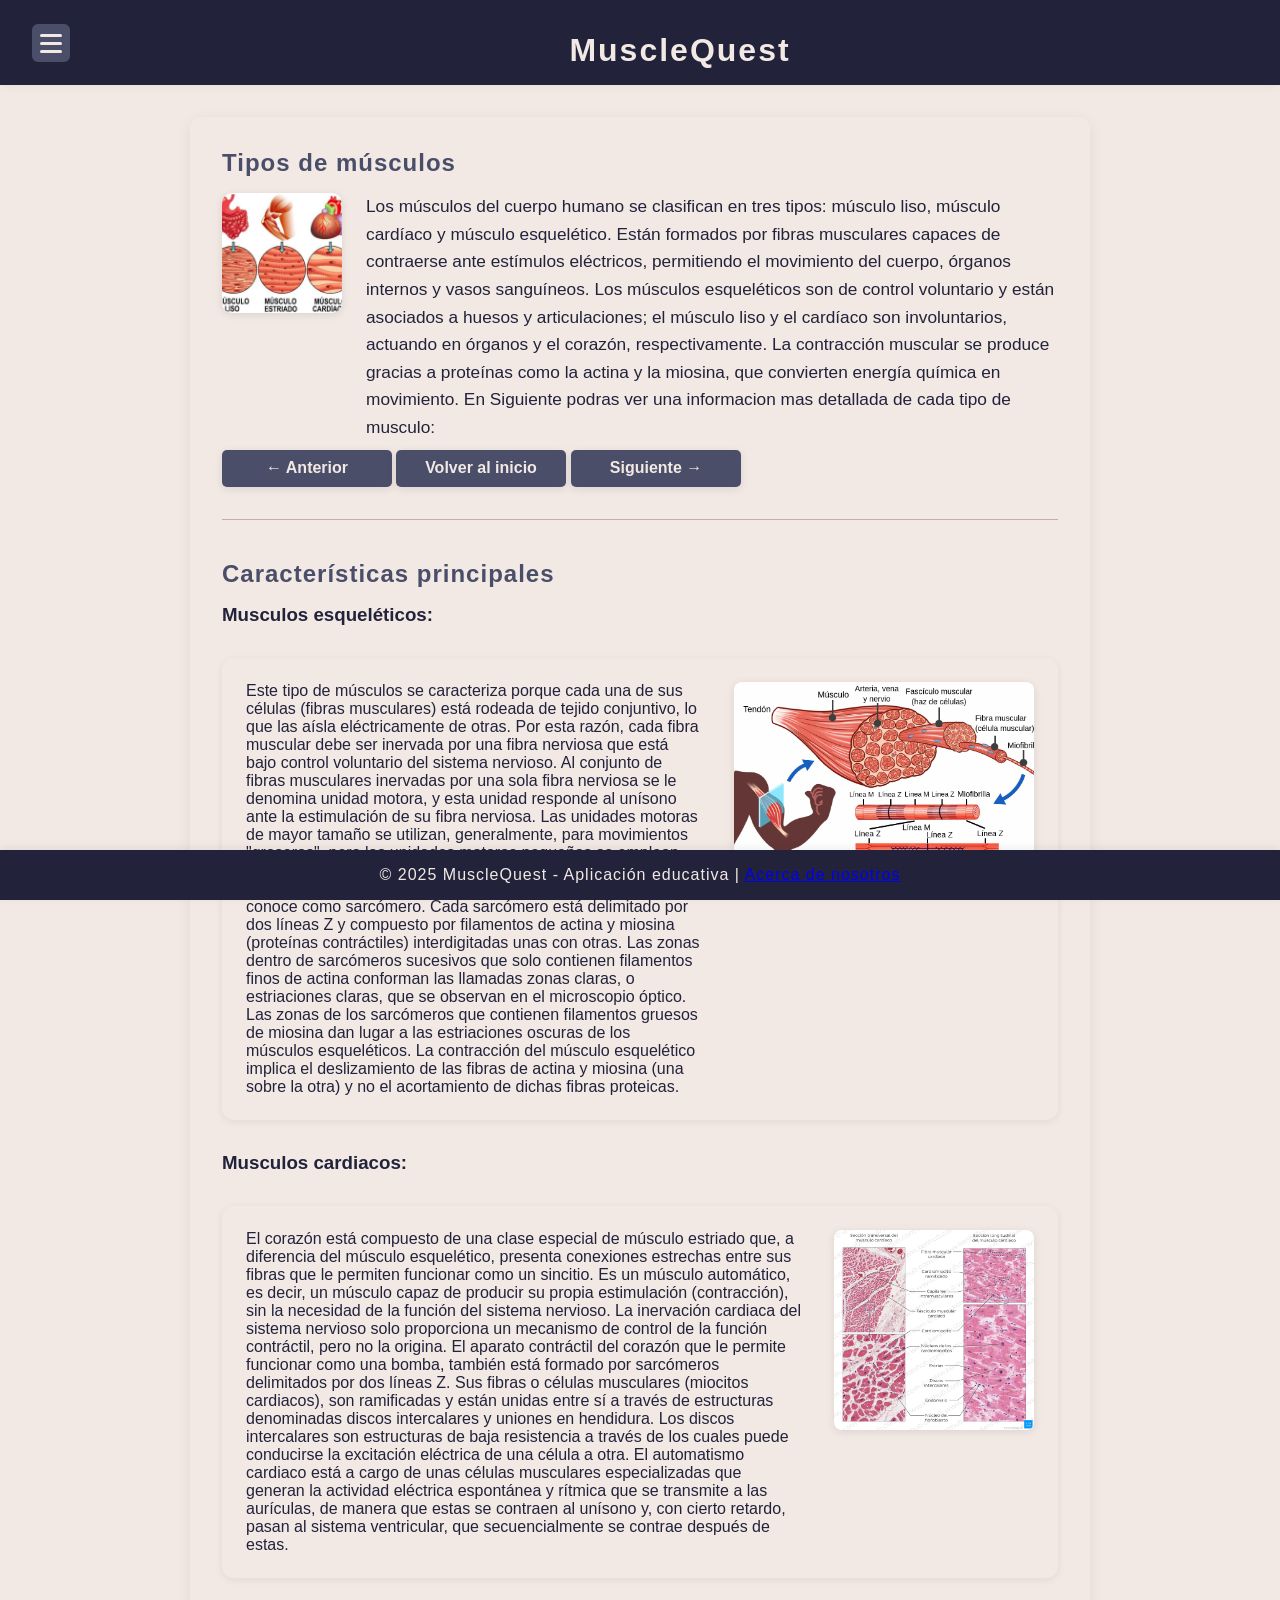
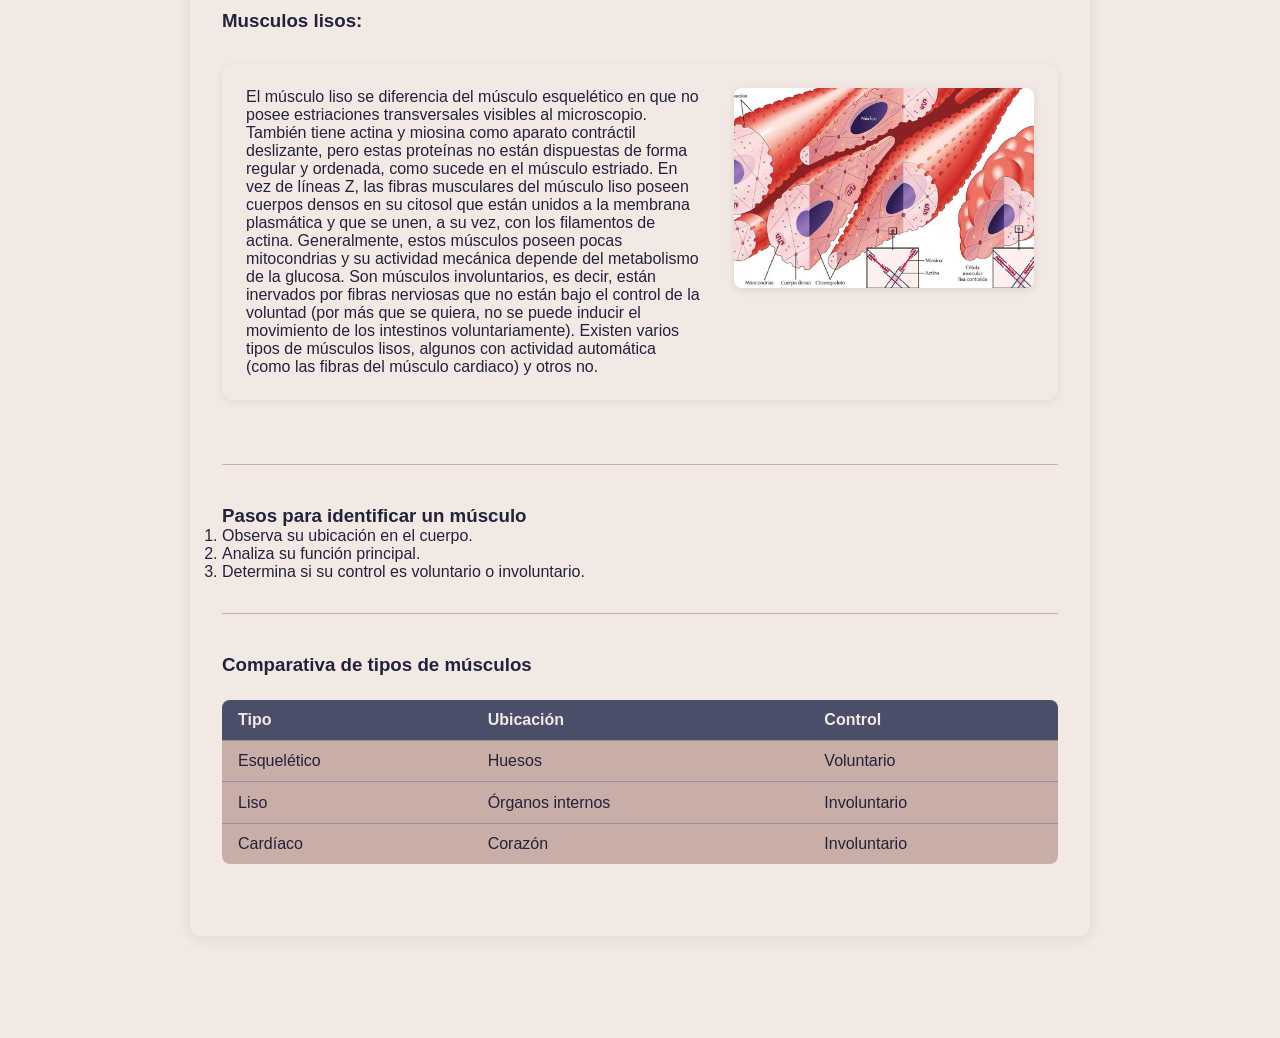
<file: tipos-de-musculos.html>
<!DOCTYPE html>
<html lang="es">
<head>
    <meta charset="UTF-8">
    <meta name="viewport" content="width=device-width, initial-scale=1.0">
    <title>Tipos de músculos | MuscleQuest</title>
    <meta name="description" content="Descubre los diferentes tipos de músculos del cuerpo humano.">
    <link rel="stylesheet" href="css/styles.css">
    <link rel="icon" type="image/x-icon" href="img/favicon.ico">
</head>
<body>
    <!-- Header con botón hamburguesa -->
    <header>
        <h1>MuscleQuest</h1>
        <button id="menu-btn" aria-label="Abrir menú" aria-expanded="false">
            <span></span>
            <span></span>
            <span></span>
        </button>
    </header>

    <!-- Menú de navegación -->
    <nav id="main-nav">
        <ul>
            <li><a href="index.html">Inicio</a></li>
            <li><a href="que-son-los-musculos.html">¿Qué son los músculos?</a></li>
            <li><a href="tipos-de-musculos.html">Tipos de músculos</a></li>
            <li><a href="funciones-de-los-musculos.html">Funciones de los músculos</a></li>
            <li><a href="anatomia-muscular.html">Anatomía muscular</a></li>
            <li><a href="enfermedades-y-lesiones.html">Enfermedades y lesiones</a></li>
            <li><a href="nutricion-y-musculos.html">Nutrición y músculos</a></li>
            <li><a href="ejercicios-y-entrenamiento-muscular.html">Ejercicios y entrenamiento muscular</a></li>
            <li><a href="todos-los-musculos.html">Todos los músculos</a></li>
            <li><a href="quizzes.html">Quizzes</a></li>
            <li><a href="acerca-de-nosotros.html">Acerca de nosotros</a></li>
        </ul>
    </nav>

    <!-- Contenido principal -->
    <main>
        <section>
            <h2>Tipos de músculos</h2>
            <div class="contenido-seccion">
                <img src="img/tiposdemusculos.jpg" alt="Tipos de músculos" class="img-seccion">
                <p>
                    Los músculos del cuerpo humano se clasifican en tres tipos: músculo liso, músculo cardíaco y músculo esquelético. Están formados por fibras musculares capaces de contraerse ante estímulos eléctricos, permitiendo el movimiento del cuerpo, órganos internos y vasos sanguíneos. Los músculos esqueléticos son de control voluntario y están asociados a huesos y articulaciones; el músculo liso y el cardíaco son involuntarios, actuando en órganos y el corazón, respectivamente. La contracción muscular se produce gracias a proteínas como la actina y la miosina, que convierten energía química en movimiento.
                    En Siguiente podras ver una informacion mas detallada de cada tipo de musculo:
                </p>
            </div>

            <!-- Navegación entre secciones -->
            <div class="navegacion-secciones">
                <a href="que-son-los-musculos.html" class="boton-nav">← Anterior</a>
                <a href="index.html" class="boton-volver">Volver al inicio</a>
                <a href="funciones-de-los-musculos.html" class="boton-nav">Siguiente →</a>
            </div>
        </section>

        <!-- Lista no ordenada -->
        <section>
            <h2>Características principales</h2>
            <h3><strong>Musculos esqueléticos:</strong></h3>
            <div class="contenido-flex">
                <p>
                    Este tipo de músculos se caracteriza porque cada una de sus células (fibras musculares) está rodeada de tejido conjuntivo, lo que las aísla eléctricamente de otras. Por esta razón, cada fibra muscular debe ser inervada por una fibra nerviosa que está bajo control voluntario del sistema nervioso. Al conjunto de fibras musculares inervadas por una sola fibra nerviosa se le denomina unidad motora, y esta unidad responde al unísono ante la estimulación de su fibra nerviosa. Las unidades motoras de mayor tamaño se utilizan, generalmente, para movimientos "groseros", pero las unidades motoras pequeñas se emplean para movimientos finos y delicados que ameritan alto grado de control. La unidad funcional de un músculo esquelético se conoce como sarcómero. Cada sarcómero está delimitado por dos líneas Z y compuesto por filamentos de actina y miosina (proteínas contráctiles) interdigitadas unas con otras. Las zonas dentro de sarcómeros sucesivos que solo contienen filamentos finos de actina conforman las llamadas zonas claras, o estriaciones claras, que se observan en el microscopio óptico. Las zonas de los sarcómeros que contienen filamentos gruesos de miosina dan lugar a las estriaciones oscuras de los músculos esqueléticos. La contracción del músculo esquelético implica el deslizamiento de las fibras de actina y miosina (una sobre la otra) y no el acortamiento de dichas fibras proteicas.
                </p>
                <img src="img/musculos-esqueleticos.jpg" alt="Estructura de músculos esqueléticos" class="imagen-derecha">
            </div>
            <h3><strong>Musculos cardiacos:</strong></h3>
            <div class="contenido-flex">
                <p>
                    El corazón está compuesto de una clase especial de músculo estriado que, a diferencia del músculo esquelético, presenta conexiones estrechas entre sus fibras que le permiten funcionar como un sincitio. Es un músculo automático, es decir, un músculo capaz de producir su propia estimulación (contracción), sin la necesidad de la función del sistema nervioso. La inervación cardiaca del sistema nervioso solo proporciona un mecanismo de control de la función contráctil, pero no la origina. El aparato contráctil del corazón que le permite funcionar como una bomba, también está formado por sarcómeros delimitados por dos líneas Z. Sus fibras o células musculares (miocitos cardiacos), son ramificadas y están unidas entre sí a través de estructuras denominadas discos intercalares y uniones en hendidura. Los discos intercalares son estructuras de baja resistencia a través de los cuales puede conducirse la excitación eléctrica de una célula a otra. El automatismo cardiaco está a cargo de unas células musculares especializadas que generan la actividad eléctrica espontánea y rítmica que se transmite a las aurículas, de manera que estas se contraen al unísono y, con cierto retardo, pasan al sistema ventricular, que secuencialmente se contrae después de estas.
                </p>
                <img src="img/musculos-cardiacos.jpg" alt="Estructura de músculos esqueléticos" class="imagen-derecha">
            </div>
            <h3><strong>Musculos lisos:</strong></h3>
            <div class="contenido-flex">
                <p>
                    El músculo liso se diferencia del músculo esquelético en que no posee estriaciones transversales visibles al microscopio. También tiene actina y miosina como aparato contráctil deslizante, pero estas proteínas no están dispuestas de forma regular y ordenada, como sucede en el músculo estriado. En vez de líneas Z, las fibras musculares del músculo liso poseen cuerpos densos en su citosol que están unidos a la membrana plasmática y que se unen, a su vez, con los filamentos de actina. Generalmente, estos músculos poseen pocas mitocondrias y su actividad mecánica depende del metabolismo de la glucosa. Son músculos involuntarios, es decir, están inervados por fibras nerviosas que no están bajo el control de la voluntad (por más que se quiera, no se puede inducir el movimiento de los intestinos voluntariamente). Existen varios tipos de músculos lisos, algunos con actividad automática (como las fibras del músculo cardiaco) y otros no.
                </p>
                <img src="img/musculos-lisos.jpg" alt="Estructura de músculos esqueléticos" class="imagen-derecha">
            </div>
        </section>

        <!-- Lista ordenada -->
        <section>
            <h3>Pasos para identificar un músculo</h3>
            <ol>
                <li>Observa su ubicación en el cuerpo.</li>
                <li>Analiza su función principal.</li>
                <li>Determina si su control es voluntario o involuntario.</li>
            </ol>
        </section>

        <!-- Tabla -->
        <section>
            <h3>Comparativa de tipos de músculos</h3>
            <table>
                <thead>
                    <tr>
                        <th>Tipo</th>
                        <th>Ubicación</th>
                        <th>Control</th>
                    </tr>
                </thead>
                <tbody>
                    <tr>
                        <td>Esquelético</td>
                        <td>Huesos</td>
                        <td>Voluntario</td>
                    </tr>
                    <tr>
                        <td>Liso</td>
                        <td>Órganos internos</td>
                        <td>Involuntario</td>
                    </tr>
                    <tr>
                        <td>Cardíaco</td>
                        <td>Corazón</td>
                        <td>Involuntario</td>
                    </tr>
                </tbody>
            </table>
        </section>

    </main>

    <!-- Footer -->
    <footer>
        © 2025 MuscleQuest - Aplicación educativa | <a href="acerca-de-nosotros.html">Acerca de nosotros</a>
    </footer>

    <!-- Scripts -->
    <script src="js/menu.js"></script>
</body>
</html>
</file>
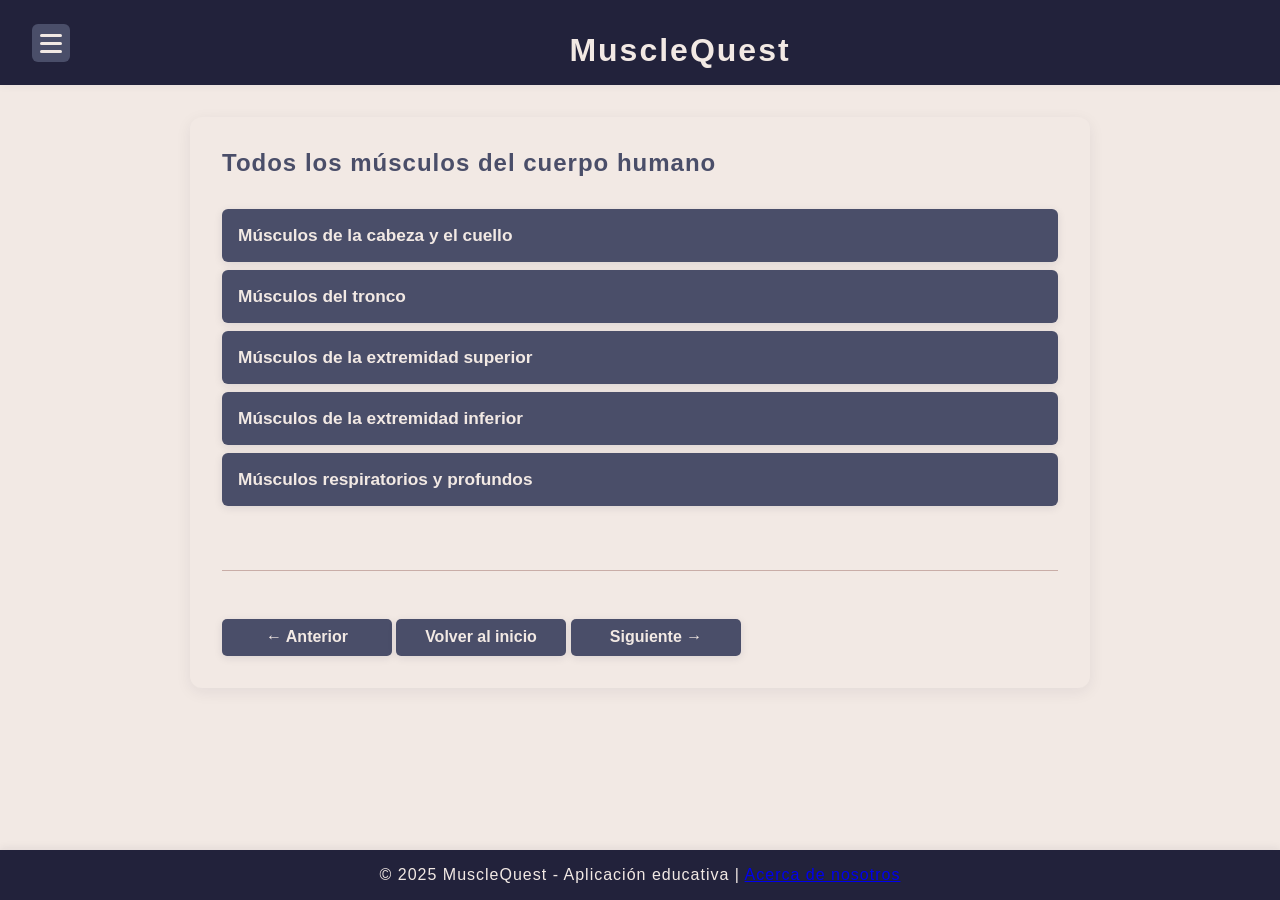
<file: todos-los-musculos.html>
<!DOCTYPE html>
<html lang="es">
<head>
    <meta charset="UTF-8">
    <meta name="viewport" content="width=device-width, initial-scale=1.0">
    <title>Todos los músculos | MuscleQuest</title>
    <meta name="description" content="Explora los 150 músculos del cuerpo humano organizados por regiones.">
    <link rel="stylesheet" href="css/styles.css">
    <link rel="icon" type="image/x-icon" href="img/favicon.ico">
</head>
<body>
    <!-- Header con botón hamburguesa -->
    <header>
        <h1>MuscleQuest</h1>
        <button id="menu-btn" aria-label="Abrir menú" aria-expanded="false">
            <span></span>
            <span></span>
            <span></span>
        </button>
    </header>

    <!-- Menú de navegación -->
    <nav id="main-nav">
        <ul>
            <li><a href="index.html">Inicio</a></li>
            <li><a href="que-son-los-musculos.html">¿Qué son los músculos?</a></li>
            <li><a href="tipos-de-musculos.html">Tipos de músculos</a></li>
            <li><a href="funciones-de-los-musculos.html">Funciones de los músculos</a></li>
            <li><a href="anatomia-muscular.html">Anatomía muscular</a></li>
            <li><a href="enfermedades-y-lesiones.html">Enfermedades y lesiones</a></li>
            <li><a href="nutricion-y-musculos.html">Nutrición y músculos</a></li>
            <li><a href="ejercicios-y-entrenamiento-muscular.html">Ejercicios y entrenamiento muscular</a></li>
            <li><a href="todos-los-musculos.html" class="active">Todos los músculos</a></li>
            <li><a href="quizzes.html">Quizzes</a></li>
            <li><a href="acerca-de-nosotros.html">Acerca de nosotros</a></li>
        </ul>
    </nav>

    <!-- Contenido principal -->
    <main>
        <h2>Todos los músculos del cuerpo humano</h2>
        
        <!-- Acordeón de músculos por región -->
        <section class="seccion-acordeon">
            <div class="acordeon">
                <!-- Músculos de la cabeza -->
                <div class="acordeon-item">
                    <button class="acordeon-boton">Músculos de la cabeza y el cuello</button>
                    <div class="acordeon-contenido">
                        <div class="contenido-flex">
                            <div class="texto-contenido">
                                <h3>Músculos de la cabeza y el cuello</h3>
                                <p>Los músculos de la cabeza y el cuello se dividen en músculos de la expresión facial y músculos de la masticación.</p>
                                <ul class="lista-musculos">
                                    <li>
                                        <button class="musculo-btn">Frontal</button>
                                        <div class="musculo-info">
                                            <div class="info-contenido">
                                                <h4>Músculo Frontal</h4>
                                                <p>El músculo frontal es un músculo plano y delgado que se extiende desde la frente hasta la línea del cabello. Es responsable de elevar las cejas y crear las arrugas horizontales en la frente.</p>
                                                <ul class="caracteristicas-musculo">
                                                    <li><strong>Origen:</strong> Aponeurosis epicraneal</li>
                                                    <li><strong>Inserción:</strong> Piel de la frente</li>
                                                    <li><strong>Función:</strong> Elevación de las cejas</li>
                                                </ul>
                                                <img src="img/musculo-frontal.jpg" alt="Músculo frontal" class="musculo-imagen">
                                            </div>
                                        </div>
                                    </li>
                                    <li>
                                        <button class="musculo-btn">Orbicular de los ojos</button>
                                        <div class="musculo-info">
                                            <div class="info-contenido">
                                                <h4>Músculo Orbicular de los Ojos</h4>
                                                <p>El músculo orbicular de los ojos es un músculo circular que rodea el ojo. Es responsable de cerrar los párpados y proteger el ojo.</p>
                                                <ul class="caracteristicas-musculo">
                                                    <li><strong>Origen:</strong> Huesos nasales y frontal</li>
                                                    <li><strong>Inserción:</strong> Piel alrededor del ojo</li>
                                                    <li><strong>Función:</strong> Cierre de los párpados</li>
                                                </ul>
                                                <img src="img/musculo-orbicular.jpg" alt="Músculo orbicular de los ojos" class="musculo-imagen">
                                            </div>
                                        </div>
                                    </li>
                                    <li>
                                        <button class="musculo-btn">Buccinador</button>
                                        <div class="musculo-info">
                                            <div class="info-contenido">
                                                <h4>Músculo Buccinador</h4>
                                                <p>El músculo buccinador es un músculo plano y delgado que forma la pared lateral de la mejilla. Es esencial para la masticación y el silbido.</p>
                                                <ul class="caracteristicas-musculo">
                                                    <li><strong>Origen:</strong> Proceso alveolar del maxilar y mandíbula</li>
                                                    <li><strong>Inserción:</strong> Ángulo de la boca</li>
                                                    <li><strong>Función:</strong> Masticación y succión</li>
                                                </ul>
                                                <img src="img/musculo-buccinador.jpg" alt="Músculo buccinador" class="musculo-imagen">
                                            </div>
                                        </div>
                                    </li>
                                    <li>
                                        <button class="musculo-btn">Orbicular de los labios</button>
                                        <div class="musculo-info">
                                            <div class="info-contenido">
                                                <h4>Músculo Orbicular de los Labios</h4>
                                                <p>El músculo orbicular de los labios es un músculo circular que rodea la boca. Es fundamental para el habla y la expresión facial.</p>
                                                <ul class="caracteristicas-musculo">
                                                    <li><strong>Origen:</strong> Múltiples puntos alrededor de la boca</li>
                                                    <li><strong>Inserción:</strong> Piel de los labios</li>
                                                    <li><strong>Función:</strong> Cierre de la boca y movimientos labiales</li>
                                                </ul>
                                                <img src="img/musculo-orbicular-labios.jpg" alt="Músculo orbicular de los labios" class="musculo-imagen">
                                            </div>
                                        </div>
                                    </li>
                                    <li>
                                        <button class="musculo-btn">Platisma</button>
                                        <div class="musculo-info">
                                            <div class="info-contenido">
                                                <h4>Músculo Platisma</h4>
                                                <p>El platisma es un músculo superficial del cuello que se extiende desde el tórax hasta la mandíbula. Contribuye a la expresión facial y al movimiento del cuello.</p>
                                                <ul class="caracteristicas-musculo">
                                                    <li><strong>Origen:</strong> Fascia del tórax</li>
                                                    <li><strong>Inserción:</strong> Mandíbula y piel de la cara</li>
                                                    <li><strong>Función:</strong> Tensión de la piel del cuello</li>
                                                </ul>
                                                <img src="img/musculo-platisma.jpg" alt="Músculo platisma" class="musculo-imagen">
                                            </div>
                                        </div>
                                    </li>
                                    <li>
                                        <button class="musculo-btn">Milohioideo</button>
                                        <div class="musculo-info">
                                            <div class="info-contenido">
                                                <h4>Músculo Milohioideo</h4>
                                                <p>El milohioideo es un músculo plano que forma el suelo de la boca. Es importante para la deglución y el habla.</p>
                                                <ul class="caracteristicas-musculo">
                                                    <li><strong>Origen:</strong> Línea milohioidea de la mandíbula</li>
                                                    <li><strong>Inserción:</strong> Hueso hioides</li>
                                                    <li><strong>Función:</strong> Elevación del hueso hioides</li>
                                                </ul>
                                                <img src="img/musculo-milohioideo.jpg" alt="Músculo milohioideo" class="musculo-imagen">
                                            </div>
                                        </div>
                                    </li>
                                    <li>
                                        <button class="musculo-btn">Digástrico</button>
                                        <div class="musculo-info">
                                            <div class="info-contenido">
                                                <h4>Músculo Digástrico</h4>
                                                <p>El músculo digástrico tiene dos vientres conectados por un tendón intermedio. Es importante para la deglución y el habla.</p>
                                                <ul class="caracteristicas-musculo">
                                                    <li><strong>Origen:</strong> Vientre anterior: mandíbula; Vientre posterior: apófisis mastoides</li>
                                                    <li><strong>Inserción:</strong> Hueso hioides</li>
                                                    <li><strong>Función:</strong> Depresión de la mandíbula</li>
                                                </ul>
                                                <img src="img/musculo-digastrico.jpg" alt="Músculo digástrico" class="musculo-imagen">
                                            </div>
                                        </div>
                                    </li>
                                    <li>
                                        <button class="musculo-btn">Estilohioideo</button>
                                        <div class="musculo-info">
                                            <div class="info-contenido">
                                                <h4>Músculo Estilohioideo</h4>
                                                <p>El estilohioideo es un músculo delgado que se extiende desde la apófisis estiloides hasta el hueso hioides.</p>
                                                <ul class="caracteristicas-musculo">
                                                    <li><strong>Origen:</strong> Apófisis estiloides del temporal</li>
                                                    <li><strong>Inserción:</strong> Hueso hioides</li>
                                                    <li><strong>Función:</strong> Elevación del hueso hioides</li>
                                                </ul>
                                                <img src="img/musculo-estilohioideo.jpg" alt="Músculo estilohioideo" class="musculo-imagen">
                                            </div>
                                        </div>
                                    </li>
                                    <li>
                                        <button class="musculo-btn">Genihioideo</button>
                                        <div class="musculo-info">
                                            <div class="info-contenido">
                                                <h4>Músculo Genihioideo</h4>
                                                <p>El genihioideo es un músculo que conecta la mandíbula con el hueso hioides. Contribuye a la deglución y el habla.</p>
                                                <ul class="caracteristicas-musculo">
                                                    <li><strong>Origen:</strong> Apófisis geni de la mandíbula</li>
                                                    <li><strong>Inserción:</strong> Hueso hioides</li>
                                                    <li><strong>Función:</strong> Elevación del hueso hioides</li>
                                                </ul>
                                                <img src="img/musculo-genihioideo.jpg" alt="Músculo genihioideo" class="musculo-imagen">
                                            </div>
                                        </div>
                                    </li>
                                    <li>
                                        <button class="musculo-btn">Omohioideo</button>
                                        <div class="musculo-info">
                                            <div class="info-contenido">
                                                <h4>Músculo Omohioideo</h4>
                                                <p>El omohioideo es un músculo del cuello que tiene dos vientres conectados por un tendón intermedio.</p>
                                                <ul class="caracteristicas-musculo">
                                                    <li><strong>Origen:</strong> Borde superior de la escápula</li>
                                                    <li><strong>Inserción:</strong> Hueso hioides</li>
                                                    <li><strong>Función:</strong> Depresión del hueso hioides</li>
                                                </ul>
                                                <img src="img/musculo-omohioideo.jpg" alt="Músculo omohioideo" class="musculo-imagen">
                                            </div>
                                        </div>
                                    </li>
                                    <li>
                                        <button class="musculo-btn">Tirohioideo</button>
                                        <div class="musculo-info">
                                            <div class="info-contenido">
                                                <h4>Músculo Tirohioideo</h4>
                                                <p>El tirohioideo es un músculo corto que conecta el cartílago tiroides con el hueso hioides.</p>
                                                <ul class="caracteristicas-musculo">
                                                    <li><strong>Origen:</strong> Cartílago tiroides</li>
                                                    <li><strong>Inserción:</strong> Hueso hioides</li>
                                                    <li><strong>Función:</strong> Depresión del hueso hioides</li>
                                                </ul>
                                                <img src="img/musculo-tirohioideo.jpg" alt="Músculo tirohioideo" class="musculo-imagen">
                                            </div>
                                        </div>
                                    </li>
                                    <li>
                                        <button class="musculo-btn">Esternotiroideo</button>
                                        <div class="musculo-info">
                                            <div class="info-contenido">
                                                <h4>Músculo Esternotiroideo</h4>
                                                <p>El esternotiroideo es un músculo del cuello que se extiende desde el esternón hasta el cartílago tiroides.</p>
                                                <ul class="caracteristicas-musculo">
                                                    <li><strong>Origen:</strong> Manubrio del esternón</li>
                                                    <li><strong>Inserción:</strong> Cartílago tiroides</li>
                                                    <li><strong>Función:</strong> Depresión del cartílago tiroides</li>
                                                </ul>
                                                <img src="img/musculo-esternotiroideo.jpg" alt="Músculo esternotiroideo" class="musculo-imagen">
                                            </div>
                                        </div>
                                    </li>
                                    <li>
                                        <button class="musculo-btn">Occipitofrontal</button>
                                        <div class="musculo-info">
                                            <div class="info-contenido">
                                                <h4>Músculo Occipitofrontal</h4>
                                                <p>El occipitofrontal es un músculo que cubre la parte superior del cráneo, formando parte del músculo epicraneal.</p>
                                                <ul class="caracteristicas-musculo">
                                                    <li><strong>Origen:</strong> Hueso occipital</li>
                                                    <li><strong>Inserción:</strong> Piel de la frente</li>
                                                    <li><strong>Función:</strong> Movimiento del cuero cabelludo</li>
                                                </ul>
                                                <img src="img/musculo-occipitofrontal.jpg" alt="Músculo occipitofrontal" class="musculo-imagen">
                                            </div>
                                        </div>
                                    </li>
                                    <li>
                                        <button class="musculo-btn">Auricular anterior</button>
                                        <div class="musculo-info">
                                            <div class="info-contenido">
                                                <h4>Músculo Auricular Anterior</h4>
                                                <p>El auricular anterior es uno de los músculos que mueven la oreja. Es el más pequeño de los músculos auriculares.</p>
                                                <ul class="caracteristicas-musculo">
                                                    <li><strong>Origen:</strong> Fascia temporal</li>
                                                    <li><strong>Inserción:</strong> Hélix de la oreja</li>
                                                    <li><strong>Función:</strong> Movimiento de la oreja hacia adelante</li>
                                                </ul>
                                                <img src="img/musculo-auricular-anterior.jpg" alt="Músculo auricular anterior" class="musculo-imagen">
                                            </div>
                                        </div>
                                    </li>
                                    <li>
                                        <button class="musculo-btn">Auricular Superior</button>
                                        <div class="musculo-info">
                                            <div class="info-contenido">
                                                <h4>Músculo Auricular Superior</h4>
                                                <p>El auricular superior es el más grande de los músculos auriculares y se encarga de elevar la oreja.</p>
                                                <ul class="caracteristicas-musculo">
                                                    <li><strong>Origen:</strong> Aponeurosis epicraneal</li>
                                                    <li><strong>Inserción:</strong> Superficie craneal de la oreja</li>
                                                    <li><strong>Función:</strong> Elevación de la oreja</li>
                                                </ul>
                                                <img src="img/musculo-auricular-superior.jpg" alt="Músculo auricular superior" class="musculo-imagen">
                                            </div>
                                        </div>
                                    </li>
                                    <li>
                                        <button class="musculo-btn">Risorio</button>
                                        <div class="musculo-info">
                                            <div class="info-contenido">
                                                <h4>Músculo Risorio</h4>
                                                <p>El risorio es un músculo delgado que contribuye a la expresión de la sonrisa.</p>
                                                <ul class="caracteristicas-musculo">
                                                    <li><strong>Origen:</strong> Fascia parotídea</li>
                                                    <li><strong>Inserción:</strong> Ángulo de la boca</li>
                                                    <li><strong>Función:</strong> Tracción lateral de la comisura labial</li>
                                                </ul>
                                                <img src="img/musculo-risorio.jpg" alt="Músculo risorio" class="musculo-imagen">
                                            </div>
                                        </div>
                                    </li>
                                    <li>
                                        <button class="musculo-btn">Cigomático mayor</button>
                                        <div class="musculo-info">
                                            <div class="info-contenido">
                                                <h4>Músculo Cigomático Mayor</h4>
                                                <p>El cigomático mayor es un músculo que contribuye a la expresión de la sonrisa y la risa.</p>
                                                <ul class="caracteristicas-musculo">
                                                    <li><strong>Origen:</strong> Hueso cigomático</li>
                                                    <li><strong>Inserción:</strong> Ángulo de la boca</li>
                                                    <li><strong>Función:</strong> Elevación y tracción lateral de la comisura labial</li>
                                                </ul>
                                                <img src="img/musculo-cigomatico-mayor.jpg" alt="Músculo cigomático mayor" class="musculo-imagen">
                                            </div>
                                        </div>
                                    </li>
                                    <li>
                                        <button class="musculo-btn">Cigomático menor</button>
                                        <div class="musculo-info">
                                            <div class="info-contenido">
                                                <h4>Músculo Cigomático Menor</h4>
                                                <p>El cigomático menor es un músculo más pequeño que el mayor y contribuye a la expresión facial.</p>
                                                <ul class="caracteristicas-musculo">
                                                    <li><strong>Origen:</strong> Hueso cigomático</li>
                                                    <li><strong>Inserción:</strong> Piel del labio superior</li>
                                                    <li><strong>Función:</strong> Elevación del labio superior</li>
                                                </ul>
                                                <img src="img/musculo-cigomatico-menor.jpg" alt="Músculo cigomático menor" class="musculo-imagen">
                                            </div>
                                        </div>
                                    </li>
                                    <li>
                                        <button class="musculo-btn">Depresor del labio inferior</button>
                                        <div class="musculo-info">
                                            <div class="info-contenido">
                                                <h4>Músculo Depresor del Labio Inferior</h4>
                                                <p>El depresor del labio inferior es un músculo que contribuye a la expresión facial, especialmente a la expresión de tristeza.</p>
                                                <ul class="caracteristicas-musculo">
                                                    <li><strong>Origen:</strong> Línea oblicua de la mandíbula</li>
                                                    <li><strong>Inserción:</strong> Piel del labio inferior</li>
                                                    <li><strong>Función:</strong> Depresión del labio inferior</li>
                                                </ul>
                                                <img src="img/musculo-depresor-labio.jpg" alt="Músculo depresor del labio inferior" class="musculo-imagen">
                                            </div>
                                        </div>
                                    </li>
                                    <li>
                                        <button class="musculo-btn">Mentoneano</button>
                                        <div class="musculo-info">
                                            <div class="info-contenido">
                                                <h4>Músculo Mentoneano</h4>
                                                <p>El mentoneano es un músculo pequeño que contribuye a la expresión facial y al movimiento del mentón.</p>
                                                <ul class="caracteristicas-musculo">
                                                    <li><strong>Origen:</strong> Fosa incisiva de la mandíbula</li>
                                                    <li><strong>Inserción:</strong> Piel del mentón</li>
                                                    <li><strong>Función:</strong> Elevación y protrusión del labio inferior</li>
                                                </ul>
                                                <img src="img/musculo-mentoneano.jpg" alt="Músculo mentoneano" class="musculo-imagen">
                                            </div>
                                        </div>
                                    </li>
                                    <li>
                                        <button class="musculo-btn">Temporal</button>
                                        <div class="musculo-info">
                                            <div class="info-contenido">
                                                <h4>Músculo Temporal</h4>
                                                <p>El músculo temporal es un músculo de la masticación que se encuentra en la fosa temporal.</p>
                                                <ul class="caracteristicas-musculo">
                                                    <li><strong>Origen:</strong> Fosa temporal y fascia temporal</li>
                                                    <li><strong>Inserción:</strong> Apófisis coronoides de la mandíbula</li>
                                                    <li><strong>Función:</strong> Elevación y retracción de la mandíbula</li>
                                                </ul>
                                                <img src="img/musculo-temporal.jpg" alt="Músculo temporal" class="musculo-imagen">
                                            </div>
                                        </div>
                                    </li>
                                    <li>
                                        <button class="musculo-btn">Masetero</button>
                                        <div class="musculo-info">
                                            <div class="info-contenido">
                                                <h4>Músculo Masetero</h4>
                                                <p>El masetero es un músculo potente de la masticación que se encuentra en la mejilla.</p>
                                                <ul class="caracteristicas-musculo">
                                                    <li><strong>Origen:</strong> Arco cigomático</li>
                                                    <li><strong>Inserción:</strong> Rama de la mandíbula</li>
                                                    <li><strong>Función:</strong> Elevación y protrusión de la mandíbula</li>
                                                </ul>
                                                <img src="img/musculo-masetero.jpg" alt="Músculo masetero" class="musculo-imagen">
                                            </div>
                                        </div>
                                    </li>
                                    <li>
                                        <button class="musculo-btn">Pterigoideo Lateral</button>
                                        <div class="musculo-info">
                                            <div class="info-contenido">
                                                <h4>Músculo Pterigoideo Lateral</h4>
                                                <p>El pterigoideo lateral es un músculo de la masticación que se encuentra en la fosa infratemporal.</p>
                                                <ul class="caracteristicas-musculo">
                                                    <li><strong>Origen:</strong> Ala mayor del esfenoides y apófisis pterigoides</li>
                                                    <li><strong>Inserción:</strong> Cóndilo de la mandíbula y disco articular</li>
                                                    <li><strong>Función:</strong> Protrusión y movimiento lateral de la mandíbula</li>
                                                </ul>
                                                <img src="img/musculo-pterigoideo-lateral.jpg" alt="Músculo pterigoideo lateral" class="musculo-imagen">
                                            </div>
                                        </div>
                                    </li>
                                    <li>
                                        <button class="musculo-btn">Pterigoideo Medial</button>
                                        <div class="musculo-info">
                                            <div class="info-contenido">
                                                <h4>Músculo Pterigoideo Medial</h4>
                                                <p>El pterigoideo medial es un músculo de la masticación que se encuentra en la fosa infratemporal.</p>
                                                <ul class="caracteristicas-musculo">
                                                    <li><strong>Origen:</strong> Apófisis pterigoides del esfenoides</li>
                                                    <li><strong>Inserción:</strong> Ángulo de la mandíbula</li>
                                                    <li><strong>Función:</strong> Elevación y protrusión de la mandíbula</li>
                                                </ul>
                                                <img src="img/musculo-pterigoideo-medial.jpg" alt="Músculo pterigoideo medial" class="musculo-imagen">
                                            </div>
                                        </div>
                                    </li>
                                    <li>
                                        <button class="musculo-btn">Esternocleidomastoideo</button>
                                        <div class="musculo-info">
                                            <div class="info-contenido">
                                                <h4>Músculo Esternocleidomastoideo</h4>
                                                <p>El esternocleidomastoideo es un músculo largo y superficial del cuello que forma parte de la musculatura cervical.</p>
                                                <ul class="caracteristicas-musculo">
                                                    <li><strong>Origen:</strong> Manubrio del esternón y tercio medial de la clavícula</li>
                                                    <li><strong>Inserción:</strong> Apófisis mastoides del temporal</li>
                                                    <li><strong>Función:</strong> Rotación y flexión de la cabeza</li>
                                                </ul>
                                                <img src="img/musculo-esternocleidomastoideo.jpg" alt="Músculo esternocleidomastoideo" class="musculo-imagen">
                                            </div>
                                        </div>
                                    </li>
                                </ul>
                            </div>
                            <img src="img/cabeza.jpg" alt="Músculos de la cabeza" class="imagen-derecha">
                        </div>
                    </div>
                </div>

                <!-- Músculos del tronco -->
                <div class="acordeon-item">
                    <button class="acordeon-boton">Músculos del tronco</button>
                    <div class="acordeon-contenido">
                        <div class="contenido-flex">
                            <div class="texto-contenido">
                                <h3>Músculos del tronco</h3>
                                <p>Los músculos del tronco se dividen en músculos de la pared torácica, abdominal y espalda.</p>
                                <ul class="lista-musculos">
                                    <li>
                                        <button class="musculo-btn">Pectoral menor</button>
                                        <div class="musculo-info">
                                            <div class="info-contenido">
                                                <h4>Músculo Pectoral Menor</h4>
                                                <p>El pectoral menor es un músculo triangular que se encuentra debajo del pectoral mayor. Estabiliza la escápula y ayuda en los movimientos del hombro.</p>
                                                <ul class="caracteristicas-musculo">
                                                    <li><strong>Origen:</strong> Costillas 3-5</li>
                                                    <li><strong>Inserción:</strong> Apófisis coracoides de la escápula</li>
                                                    <li><strong>Función:</strong> Estabilización de la escápula</li>
                                                </ul>
                                                <img src="img/musculo-pectoral-menor.jpg" alt="Músculo pectoral menor" class="musculo-imagen">
                                            </div>
                                        </div>
                                    </li>
                                    <li>
                                        <button class="musculo-btn">Serrato anterior</button>
                                        <div class="musculo-info">
                                            <div class="info-contenido">
                                                <h4>Músculo Serrato Anterior</h4>
                                                <p>El serrato anterior es un músculo que se origina en las costillas y se inserta en la escápula. Es esencial para la estabilidad del hombro.</p>
                                                <ul class="caracteristicas-musculo">
                                                    <li><strong>Origen:</strong> Costillas 1-8</li>
                                                    <li><strong>Inserción:</strong> Borde medial de la escápula</li>
                                                    <li><strong>Función:</strong> Rotación y abducción de la escápula</li>
                                                </ul>
                                                <img src="img/musculo-serrato.jpg" alt="Músculo serrato anterior" class="musculo-imagen">
                                            </div>
                                        </div>
                                    </li>
                                    <li>
                                        <button class="musculo-btn">Subclavio</button>
                                        <div class="musculo-info">
                                            <div class="info-contenido">
                                                <h4>Músculo Subclavio</h4>
                                                <p>El subclavio es un pequeño músculo que se encuentra debajo de la clavícula. Protege y estabiliza la articulación esternoclavicular.</p>
                                                <ul class="caracteristicas-musculo">
                                                    <li><strong>Origen:</strong> Primera costilla</li>
                                                    <li><strong>Inserción:</strong> Clavícula</li>
                                                    <li><strong>Función:</strong> Estabilización de la clavícula</li>
                                                </ul>
                                                <img src="img/musculo-subclavio.jpg" alt="Músculo subclavio" class="musculo-imagen">
                                            </div>
                                        </div>
                                    </li>
                                    <li>
                                        <button class="musculo-btn">Recto posterior menor</button>
                                        <div class="musculo-info">
                                            <div class="info-contenido">
                                                <h4>Músculo Recto Posterior Menor</h4>
                                                <p>El recto posterior menor es un músculo profundo de la espalda que ayuda en la extensión y rotación de la cabeza.</p>
                                                <ul class="caracteristicas-musculo">
                                                    <li><strong>Origen:</strong> Atlas (C1)</li>
                                                    <li><strong>Inserción:</strong> Hueso occipital</li>
                                                    <li><strong>Función:</strong> Extensión de la cabeza</li>
                                                </ul>
                                                <img src="img/musculo-recto-posterior.jpg" alt="Músculo recto posterior menor" class="musculo-imagen">
                                            </div>
                                        </div>
                                    </li>
                                    <li>
                                        <button class="musculo-btn">Transverso del abdomen</button>
                                        <div class="musculo-info">
                                            <div class="info-contenido">
                                                <h4>Músculo Transverso del Abdomen</h4>
                                                <p>El transverso del abdomen es el más profundo de los músculos abdominales. Actúa como un corsé natural.</p>
                                                <ul class="caracteristicas-musculo">
                                                    <li><strong>Origen:</strong> Costillas 7-12, fascia toracolumbar</li>
                                                    <li><strong>Inserción:</strong> Línea alba</li>
                                                    <li><strong>Función:</strong> Compresión abdominal</li>
                                                </ul>
                                                <img src="img/musculo-transverso.jpg" alt="Músculo transverso del abdomen" class="musculo-imagen">
                                            </div>
                                        </div>
                                    </li>
                                    <li>
                                        <button class="musculo-btn">Oblicuo interno</button>
                                        <div class="musculo-info">
                                            <div class="info-contenido">
                                                <h4>Músculo Oblicuo Interno</h4>
                                                <p>El oblicuo interno es un músculo abdominal que forma la capa media de la pared abdominal.</p>
                                                <ul class="caracteristicas-musculo">
                                                    <li><strong>Origen:</strong> Fascia toracolumbar, cresta ilíaca</li>
                                                    <li><strong>Inserción:</strong> Costillas 10-12, línea alba</li>
                                                    <li><strong>Función:</strong> Rotación y flexión del tronco</li>
                                                </ul>
                                                <img src="img/musculo-oblicuo-interno.jpg" alt="Músculo oblicuo interno" class="musculo-imagen">
                                            </div>
                                        </div>
                                    </li>
                                    <li>
                                        <button class="musculo-btn">Elevador de la escápula</button>
                                        <div class="musculo-info">
                                            <div class="info-contenido">
                                                <h4>Músculo Elevador de la Escápula</h4>
                                                <p>El elevador de la escápula es un músculo que conecta la columna cervical con la escápula.</p>
                                                <ul class="caracteristicas-musculo">
                                                    <li><strong>Origen:</strong> Apófisis transversas de C1-C4</li>
                                                    <li><strong>Inserción:</strong> Ángulo superior de la escápula</li>
                                                    <li><strong>Función:</strong> Elevación de la escápula</li>
                                                </ul>
                                                <img src="img/musculo-elevador.jpg" alt="Músculo elevador de la escápula" class="musculo-imagen">
                                            </div>
                                        </div>
                                    </li>
                                    <li>
                                        <button class="musculo-btn">Romboides mayor y menor</button>
                                        <div class="musculo-info">
                                            <div class="info-contenido">
                                                <h4>Músculos Romboides Mayor y Menor</h4>
                                                <p>Los músculos romboides son dos músculos que conectan la columna vertebral con la escápula.</p>
                                                <ul class="caracteristicas-musculo">
                                                    <li><strong>Origen:</strong> Procesos espinosos de C7-T5</li>
                                                    <li><strong>Inserción:</strong> Borde medial de la escápula</li>
                                                    <li><strong>Función:</strong> Retracción de la escápula</li>
                                                </ul>
                                                <img src="img/musculo-romboides.jpg" alt="Músculos romboides" class="musculo-imagen">
                                            </div>
                                        </div>
                                    </li>
                                    <li>
                                        <button class="musculo-btn">Erector de la columna</button>
                                        <div class="musculo-info">
                                            <div class="info-contenido">
                                                <h4>Músculo Erector de la Columna</h4>
                                                <p>El erector de la columna es un grupo de músculos que mantienen la postura y extienden la columna vertebral.</p>
                                                <ul class="caracteristicas-musculo">
                                                    <li><strong>Origen:</strong> Sacro, ilion, apófisis espinosas</li>
                                                    <li><strong>Inserción:</strong> Costillas, vértebras, cráneo</li>
                                                    <li><strong>Función:</strong> Extensión de la columna</li>
                                                </ul>
                                                <img src="img/musculo-erector.jpg" alt="Músculo erector de la columna" class="musculo-imagen">
                                            </div>
                                        </div>
                                    </li>
                                    <li>
                                        <button class="musculo-btn">Semiespinoso</button>
                                        <div class="musculo-info">
                                            <div class="info-contenido">
                                                <h4>Músculo Semiespinoso</h4>
                                                <p>El semiespinoso es un músculo profundo de la espalda que contribuye a la extensión y rotación de la columna.</p>
                                                <ul class="caracteristicas-musculo">
                                                    <li><strong>Origen:</strong> Apófisis transversas de T1-T12</li>
                                                    <li><strong>Inserción:</strong> Apófisis espinosas de C2-T4</li>
                                                    <li><strong>Función:</strong> Extensión y rotación de la columna</li>
                                                </ul>
                                                <img src="img/musculo-semiespinoso.jpg" alt="Músculo semiespinoso" class="musculo-imagen">
                                            </div>
                                        </div>
                                    </li>
                                    <li>
                                        <button class="musculo-btn">Interespinosos e Intertransversos</button>
                                        <div class="musculo-info">
                                            <div class="info-contenido">
                                                <h4>Músculos Interespinosos e Intertransversos</h4>
                                                <p>Estos músculos profundos conectan las vértebras adyacentes y ayudan en la estabilidad de la columna.</p>
                                                <ul class="caracteristicas-musculo">
                                                    <li><strong>Origen:</strong> Apófisis espinosas y transversas</li>
                                                    <li><strong>Inserción:</strong> Apófisis espinosas y transversas adyacentes</li>
                                                    <li><strong>Función:</strong> Estabilización vertebral</li>
                                                </ul>
                                                <img src="img/musculo-interespinosos.jpg" alt="Músculos interespinosos e intertransversos" class="musculo-imagen">
                                            </div>
                                        </div>
                                    </li>
                                    <li>
                                        <button class="musculo-btn">Cuadrado lumbar</button>
                                        <div class="musculo-info">
                                            <div class="info-contenido">
                                                <h4>Músculo Cuadrado Lumbar</h4>
                                                <p>El cuadrado lumbar es un músculo profundo que estabiliza la columna lumbar y la pelvis.</p>
                                                <ul class="caracteristicas-musculo">
                                                    <li><strong>Origen:</strong> Cresta ilíaca</li>
                                                    <li><strong>Inserción:</strong> Costilla 12, apófisis transversas L1-L4</li>
                                                    <li><strong>Función:</strong> Estabilización lumbar</li>
                                                </ul>
                                                <img src="img/musculo-cuadrado-lumbar.jpg" alt="Músculo cuadrado lumbar" class="musculo-imagen">
                                            </div>
                                        </div>
                                    </li>
                                    <li>
                                        <button class="musculo-btn">Sacroespinal</button>
                                        <div class="musculo-info">
                                            <div class="info-contenido">
                                                <h4>Músculo Sacroespinal</h4>
                                                <p>El sacroespinal es un músculo profundo que se extiende desde el sacro hasta las vértebras torácicas.</p>
                                                <ul class="caracteristicas-musculo">
                                                    <li><strong>Origen:</strong> Sacro</li>
                                                    <li><strong>Inserción:</strong> Apófisis espinosas torácicas</li>
                                                    <li><strong>Función:</strong> Extensión de la columna</li>
                                                </ul>
                                                <img src="img/musculo-sacroespinal.jpg" alt="Músculo sacroespinal" class="musculo-imagen">
                                            </div>
                                        </div>
                                    </li>
                                    <li>
                                        <button class="musculo-btn">Transversoespinoso</button>
                                        <div class="musculo-info">
                                            <div class="info-contenido">
                                                <h4>Músculo Transversoespinoso</h4>
                                                <p>El transversoespinoso es un grupo de músculos profundos que conectan las apófisis transversas con las espinosas.</p>
                                                <ul class="caracteristicas-musculo">
                                                    <li><strong>Origen:</strong> Apófisis transversas</li>
                                                    <li><strong>Inserción:</strong> Apófisis espinosas</li>
                                                    <li><strong>Función:</strong> Rotación y extensión de la columna</li>
                                                </ul>
                                                <img src="img/musculo-transversoespinoso.jpg" alt="Músculo transversoespinoso" class="musculo-imagen">
                                            </div>
                                        </div>
                                    </li>
                                    <li>
                                        <button class="musculo-btn">Multífido</button>
                                        <div class="musculo-info">
                                            <div class="info-contenido">
                                                <h4>Músculo Multífido</h4>
                                                <p>El multífido es un músculo profundo que proporciona estabilidad segmentaria a la columna vertebral.</p>
                                                <ul class="caracteristicas-musculo">
                                                    <li><strong>Origen:</strong> Apófisis transversas</li>
                                                    <li><strong>Inserción:</strong> Apófisis espinosas</li>
                                                    <li><strong>Función:</strong> Estabilización vertebral</li>
                                                </ul>
                                                <img src="img/musculo-multifido.jpg" alt="Músculo multífido" class="musculo-imagen">
                                            </div>
                                        </div>
                                    </li>
                                    <li>
                                        <button class="musculo-btn">Esplenio</button>
                                        <div class="musculo-info">
                                            <div class="info-contenido">
                                                <h4>Músculos Esplenios</h4>
                                                <p>Los músculos esplenios (de la cabeza y del cuello) son músculos superficiales que ayudan en los movimientos de la cabeza y el cuello.</p>
                                                <ul class="caracteristicas-musculo">
                                                    <li><strong>Origen:</strong> Apófisis espinosas de C7-T6</li>
                                                    <li><strong>Inserción:</strong> Hueso occipital, apófisis mastoides</li>
                                                    <li><strong>Función:</strong> Extensión y rotación de la cabeza</li>
                                                </ul>
                                                <img src="img/musculo-esplenio.jpg" alt="Músculos esplenios" class="musculo-imagen">
                                            </div>
                                        </div>
                                    </li>
                                    <li>
                                        <button class="musculo-btn">Intercostales internos</button>
                                        <div class="musculo-info">
                                            <div class="info-contenido">
                                                <h4>Músculos Intercostales Internos</h4>
                                                <p>Los intercostales internos son músculos que se encuentran entre las costillas y ayudan en la espiración.</p>
                                                <ul class="caracteristicas-musculo">
                                                    <li><strong>Origen:</strong> Borde inferior de la costilla superior</li>
                                                    <li><strong>Inserción:</strong> Borde superior de la costilla inferior</li>
                                                    <li><strong>Función:</strong> Depresión de las costillas durante la espiración</li>
                                                </ul>
                                                <img src="img/musculo-intercostales-internos.jpg" alt="Músculos intercostales internos" class="musculo-imagen">
                                            </div>
                                        </div>
                                    </li>
                                    <li>
                                        <button class="musculo-btn">Intercostales externos</button>
                                        <div class="musculo-info">
                                            <div class="info-contenido">
                                                <h4>Músculos Intercostales Externos</h4>
                                                <p>Los intercostales externos son músculos que se encuentran entre las costillas y ayudan en la inspiración.</p>
                                                <ul class="caracteristicas-musculo">
                                                    <li><strong>Origen:</strong> Borde inferior de la costilla superior</li>
                                                    <li><strong>Inserción:</strong> Borde superior de la costilla inferior</li>
                                                    <li><strong>Función:</strong> Elevación de las costillas durante la inspiración</li>
                                                </ul>
                                                <img src="img/musculo-intercostales-externos.jpg" alt="Músculos intercostales externos" class="musculo-imagen">
                                            </div>
                                        </div>
                                    </li>
                                    <li>
                                        <button class="musculo-btn">Recto posterior mayor de la cabeza</button>
                                        <div class="musculo-info">
                                            <div class="info-contenido">
                                                <h4>Músculo Recto Posterior Mayor de la Cabeza</h4>
                                                <p>El recto posterior mayor de la cabeza es un músculo profundo que ayuda en la extensión y rotación de la cabeza.</p>
                                                <ul class="caracteristicas-musculo">
                                                    <li><strong>Origen:</strong> Apófisis espinosa del axis (C2)</li>
                                                    <li><strong>Inserción:</strong> Hueso occipital</li>
                                                    <li><strong>Función:</strong> Extensión y rotación de la cabeza</li>
                                                </ul>
                                                <img src="img/musculo-recto-posterior-mayor.jpg" alt="Músculo recto posterior mayor de la cabeza" class="musculo-imagen">
                                            </div>
                                        </div>
                                    </li>
                                    <li>
                                        <button class="musculo-btn">Oblicuo externo del abdomen</button>
                                        <div class="musculo-info">
                                            <div class="info-contenido">
                                                <h4>Músculo Oblicuo Externo del Abdomen</h4>
                                                <p>El oblicuo externo del abdomen es el más superficial de los músculos abdominales laterales.</p>
                                                <ul class="caracteristicas-musculo">
                                                    <li><strong>Origen:</strong> Costillas 5-12</li>
                                                    <li><strong>Inserción:</strong> Línea alba, cresta ilíaca y pubis</li>
                                                    <li><strong>Función:</strong> Flexión y rotación del tronco</li>
                                                </ul>
                                                <img src="img/musculo-oblicuo-externo.jpg" alt="Músculo oblicuo externo del abdomen" class="musculo-imagen">
                                            </div>
                                        </div>
                                    </li>
                                    <li>
                                        <button class="musculo-btn">Esplenio cervical</button>
                                        <div class="musculo-info">
                                            <div class="info-contenido">
                                                <h4>Músculo Esplenio Cervical</h4>
                                                <p>El esplenio cervical es un músculo que se extiende desde la columna torácica hasta las vértebras cervicales.</p>
                                                <ul class="caracteristicas-musculo">
                                                    <li><strong>Origen:</strong> Apófisis espinosas de T3-T6</li>
                                                    <li><strong>Inserción:</strong> Apófisis transversas de C1-C3</li>
                                                    <li><strong>Función:</strong> Extensión y rotación del cuello</li>
                                                </ul>
                                                <img src="img/musculo-esplenio-cervical.jpg" alt="Músculo esplenio cervical" class="musculo-imagen">
                                            </div>
                                        </div>
                                    </li>
                                    <li>
                                        <button class="musculo-btn">Músculo largo del cuello</button>
                                        <div class="musculo-info">
                                            <div class="info-contenido">
                                                <h4>Músculo Largo del Cuello</h4>
                                                <p>El músculo largo del cuello es un músculo profundo que flexiona el cuello y la cabeza.</p>
                                                <ul class="caracteristicas-musculo">
                                                    <li><strong>Origen:</strong> Cuerpos vertebrales de C5-T3</li>
                                                    <li><strong>Inserción:</strong> Tubérculo anterior del atlas</li>
                                                    <li><strong>Función:</strong> Flexión del cuello</li>
                                                </ul>
                                                <img src="img/musculo-largo-cuello.jpg" alt="Músculo largo del cuello" class="musculo-imagen">
                                            </div>
                                        </div>
                                    </li>
                                    <li>
                                        <button class="musculo-btn">Músculo largo de la cabeza</button>
                                        <div class="musculo-info">
                                            <div class="info-contenido">
                                                <h4>Músculo Largo de la Cabeza</h4>
                                                <p>El músculo largo de la cabeza es un músculo profundo que flexiona la cabeza.</p>
                                                <ul class="caracteristicas-musculo">
                                                    <li><strong>Origen:</strong> Apófisis transversas de C3-C6</li>
                                                    <li><strong>Inserción:</strong> Hueso occipital</li>
                                                    <li><strong>Función:</strong> Flexión de la cabeza</li>
                                                </ul>
                                                <img src="img/musculo-largo-cabeza.jpg" alt="Músculo largo de la cabeza" class="musculo-imagen">
                                            </div>
                                        </div>
                                    </li>
                                    <li>
                                        <button class="musculo-btn">Músculo elevador del ano</button>
                                        <div class="musculo-info">
                                            <div class="info-contenido">
                                                <h4>Músculo Elevador del Ano</h4>
                                                <p>El elevador del ano es un músculo del suelo pélvico que soporta las vísceras pélvicas.</p>
                                                <ul class="caracteristicas-musculo">
                                                    <li><strong>Origen:</strong> Huesos pélvicos</li>
                                                    <li><strong>Inserción:</strong> Cóccix y línea media</li>
                                                    <li><strong>Función:</strong> Soporte de vísceras pélvicas</li>
                                                </ul>
                                                <img src="img/musculo-elevador-ano.jpg" alt="Músculo elevador del ano" class="musculo-imagen">
                                            </div>
                                        </div>
                                    </li>
                                    <li>
                                        <button class="musculo-btn">Músculo esfínter interno del ano</button>
                                        <div class="musculo-info">
                                            <div class="info-contenido">
                                                <h4>Músculo Esfínter Interno del Ano</h4>
                                                <p>El esfínter interno del ano es un músculo involuntario que mantiene la continencia anal.</p>
                                                <ul class="caracteristicas-musculo">
                                                    <li><strong>Origen:</strong> Continuación de la capa circular del recto</li>
                                                    <li><strong>Inserción:</strong> Línea media</li>
                                                    <li><strong>Función:</strong> Control involuntario de la continencia anal</li>
                                                </ul>
                                                <img src="img/musculo-esfinter-interno-ano.jpg" alt="Músculo esfínter interno del ano" class="musculo-imagen">
                                            </div>
                                        </div>
                                    </li>
                                    <li>
                                        <button class="musculo-btn">Músculo esfínter interno de la uretra</button>
                                        <div class="musculo-info">
                                            <div class="info-contenido">
                                                <h4>Músculo Esfínter Interno de la Uretra</h4>
                                                <p>El esfínter interno de la uretra es un músculo involuntario que mantiene la continencia urinaria.</p>
                                                <ul class="caracteristicas-musculo">
                                                    <li><strong>Origen:</strong> Continuación de la capa muscular de la vejiga</li>
                                                    <li><strong>Inserción:</strong> Línea media</li>
                                                    <li><strong>Función:</strong> Control involuntario de la continencia urinaria</li>
                                                </ul>
                                                <img src="img/musculo-esfinter-interno-uretra.jpg" alt="Músculo esfínter interno de la uretra" class="musculo-imagen">
                                            </div>
                                        </div>
                                    </li>
                                    <li>
                                        <button class="musculo-btn">Pectoral Mayor</button>
                                        <div class="musculo-info">
                                            <div class="info-contenido">
                                                <h4>Músculo Pectoral Mayor</h4>
                                                <p>El pectoral mayor es un músculo grande y superficial del tórax que forma la pared anterior de la axila.</p>
                                                <ul class="caracteristicas-musculo">
                                                    <li><strong>Origen:</strong> Clavícula, esternón y cartílagos costales</li>
                                                    <li><strong>Inserción:</strong> Cresta del tubérculo mayor del húmero</li>
                                                    <li><strong>Función:</strong> Aducción, rotación interna y flexión del brazo</li>
                                                </ul>
                                                <img src="img/musculo-pectoral-mayor.jpg" alt="Músculo pectoral mayor" class="musculo-imagen">
                                            </div>
                                        </div>
                                    </li>
                                    <li>
                                        <button class="musculo-btn">Deltoides</button>
                                        <div class="musculo-info">
                                            <div class="info-contenido">
                                                <h4>Músculo Deltoides</h4>
                                                <p>El deltoides es un músculo triangular que forma el contorno del hombro, dividido en tres porciones.</p>
                                                <ul class="caracteristicas-musculo">
                                                    <li><strong>Origen:</strong> Clavícula, acromion y espina de la escápula</li>
                                                    <li><strong>Inserción:</strong> Tuberosidad deltoidea del húmero</li>
                                                    <li><strong>Función:</strong> Abducción, flexión y extensión del brazo</li>
                                                </ul>
                                                <img src="img/musculo-deltoides.jpg" alt="Músculo deltoides" class="musculo-imagen">
                                            </div>
                                        </div>
                                    </li>
                                    <li>
                                        <button class="musculo-btn">Trapecio</button>
                                        <div class="musculo-info">
                                            <div class="info-contenido">
                                                <h4>Músculo Trapecio</h4>
                                                <p>El trapecio es un músculo grande y superficial de la espalda que forma un trapecio.</p>
                                                <ul class="caracteristicas-musculo">
                                                    <li><strong>Origen:</strong> Línea nucal superior, protuberancia occipital externa, ligamento nucal y apófisis espinosas de C7-T12</li>
                                                    <li><strong>Inserción:</strong> Clavícula, acromion y espina de la escápula</li>
                                                    <li><strong>Función:</strong> Elevación, retracción y rotación de la escápula</li>
                                                </ul>
                                                <img src="img/musculo-trapecio.jpg" alt="Músculo trapecio" class="musculo-imagen">
                                            </div>
                                        </div>
                                    </li>
                                    <li>
                                        <button class="musculo-btn">Dorsal Ancho</button>
                                        <div class="musculo-info">
                                            <div class="info-contenido">
                                                <h4>Músculo Dorsal Ancho</h4>
                                                <p>El dorsal ancho es el músculo más grande de la espalda, con forma de abanico.</p>
                                                <ul class="caracteristicas-musculo">
                                                    <li><strong>Origen:</strong> Apófisis espinosas de T7-L5, cresta ilíaca y costillas 9-12</li>
                                                    <li><strong>Inserción:</strong> Surco intertubercular del húmero</li>
                                                    <li><strong>Función:</strong> Aducción, extensión y rotación interna del brazo</li>
                                                </ul>
                                                <img src="img/musculo-dorsal-ancho.jpg" alt="Músculo dorsal ancho" class="musculo-imagen">
                                            </div>
                                        </div>
                                    </li>
                                    <li>
                                        <button class="musculo-btn">Redondo Mayor</button>
                                        <div class="musculo-info">
                                            <div class="info-contenido">
                                                <h4>Músculo Redondo Mayor</h4>
                                                <p>El redondo mayor es un músculo grueso y redondeado que forma parte de la pared posterior de la axila.</p>
                                                <ul class="caracteristicas-musculo">
                                                    <li><strong>Origen:</strong> Ángulo inferior de la escápula</li>
                                                    <li><strong>Inserción:</strong> Cresta del tubérculo menor del húmero</li>
                                                    <li><strong>Función:</strong> Aducción, extensión y rotación interna del brazo</li>
                                                </ul>
                                                <img src="img/musculo-redondo-mayor.jpg" alt="Músculo redondo mayor" class="musculo-imagen">
                                            </div>
                                        </div>
                                    </li>
                                </ul>
                            </div>
                            <img src="img/musculos-tronco.jpg" alt="Músculos del tronco" class="imagen-derecha">
                        </div>
                    </div>
                </div>

                <!-- Músculos de la extremidad superior -->
                <div class="acordeon-item">
                    <button class="acordeon-boton">Músculos de la extremidad superior</button>
                    <div class="acordeon-contenido">
                        <div class="contenido-flex">
                            <div class="texto-contenido">
                                <h3>Músculos de la extremidad superior</h3>
                                <p>Los músculos de la extremidad superior se dividen en músculos del antebrazo y de la mano, responsables de los movimientos de la muñeca y los dedos.</p>
                                <ul class="lista-musculos">
                                    <li>
                                        <button class="musculo-btn">Supinador</button>
                                        <div class="musculo-info">
                                            <div class="info-contenido">
                                                <h4>Músculo Supinador</h4>
                                                <p>El supinador es un músculo profundo del antebrazo que permite la rotación del antebrazo hacia arriba.</p>
                                                <ul class="caracteristicas-musculo">
                                                    <li><strong>Origen:</strong> Epicóndilo lateral del húmero y cresta supinadora del cúbito</li>
                                                    <li><strong>Inserción:</strong> Superficie lateral del radio</li>
                                                    <li><strong>Función:</strong> Supinación del antebrazo</li>
                                                </ul>
                                                <img src="img/musculo-supinador.jpg" alt="Músculo supinador" class="musculo-imagen">
                                            </div>
                                        </div>
                                    </li>
                                    <li>
                                        <button class="musculo-btn">Extensor radial largo del carpo</button>
                                        <div class="musculo-info">
                                            <div class="info-contenido">
                                                <h4>Músculo Extensor Radial Largo del Carpo</h4>
                                                <p>El extensor radial largo del carpo es un músculo superficial que extiende y abduce la muñeca.</p>
                                                <ul class="caracteristicas-musculo">
                                                    <li><strong>Origen:</strong> Cresta supracondílea lateral del húmero</li>
                                                    <li><strong>Inserción:</strong> Base del segundo metacarpiano</li>
                                                    <li><strong>Función:</strong> Extensión y abducción de la muñeca</li>
                                                </ul>
                                                <img src="img/musculo-extensor-radial-largo.jpg" alt="Músculo extensor radial largo del carpo" class="musculo-imagen">
                                            </div>
                                        </div>
                                    </li>
                                    
                                    <li>
                                        <button class="musculo-btn">Extensor de los dedos</button>
                                        <div class="musculo-info">
                                            <div class="info-contenido">
                                                <h4>Músculo Extensor de los Dedos</h4>
                                                <p>El extensor de los dedos es un músculo que extiende los dedos índice, medio, anular y meñique.</p>
                                                <ul class="caracteristicas-musculo">
                                                    <li><strong>Origen:</strong> Epicóndilo lateral del húmero</li>
                                                    <li><strong>Inserción:</strong> Falanges medias y distales de los dedos 2-5</li>
                                                    <li><strong>Función:</strong> Extensión de los dedos</li>
                                                </ul>
                                                <img src="img/musculo-extensor-dedos.jpg" alt="Músculo extensor de los dedos" class="musculo-imagen">
                                            </div>
                                        </div>
                                    </li>
                                    <li>
                                        <button class="musculo-btn">Extensor del meñique</button>
                                        <div class="musculo-info">
                                            <div class="info-contenido">
                                                <h4>Músculo Extensor del Meñique</h4>
                                                <p>El extensor del meñique es un músculo que extiende específicamente el dedo meñique.</p>
                                                <ul class="caracteristicas-musculo">
                                                    <li><strong>Origen:</strong> Epicóndilo lateral del húmero</li>
                                                    <li><strong>Inserción:</strong> Falanges del meñique</li>
                                                    <li><strong>Función:</strong> Extensión del meñique</li>
                                                </ul>
                                                <img src="img/musculo-extensor-menique.jpg" alt="Músculo extensor del meñique" class="musculo-imagen">
                                            </div>
                                        </div>
                                    </li>
                                    <li>
                                        <button class="musculo-btn">Extensor ulnar del carpo</button>
                                        <div class="musculo-info">
                                            <div class="info-contenido">
                                                <h4>Músculo Extensor Ulnar del Carpo</h4>
                                                <p>El extensor ulnar del carpo es un músculo que extiende y aduce la muñeca.</p>
                                                <ul class="caracteristicas-musculo">
                                                    <li><strong>Origen:</strong> Epicóndilo lateral del húmero</li>
                                                    <li><strong>Inserción:</strong> Base del quinto metacarpiano</li>
                                                    <li><strong>Función:</strong> Extensión y aducción de la muñeca</li>
                                                </ul>
                                                <img src="img/musculo-extensor-ulnar.jpg" alt="Músculo extensor ulnar del carpo" class="musculo-imagen">
                                            </div>
                                        </div>
                                    </li>
                                    <li>
                                        <button class="musculo-btn">Abductor largo del pulgar</button>
                                        <div class="musculo-info">
                                            <div class="info-contenido">
                                                <h4>Músculo Abductor Largo del Pulgar</h4>
                                                <p>El abductor largo del pulgar es un músculo que abduce el pulgar y la muñeca.</p>
                                                <ul class="caracteristicas-musculo">
                                                    <li><strong>Origen:</strong> Cúbito y radio</li>
                                                    <li><strong>Inserción:</strong> Base del primer metacarpiano</li>
                                                    <li><strong>Función:</strong> Abducción del pulgar</li>
                                                </ul>
                                                <img src="img/musculo-abductor-largo-pulgar.jpg" alt="Músculo abductor largo del pulgar" class="musculo-imagen">
                                            </div>
                                        </div>
                                    </li>
                                    <li>
                                        <button class="musculo-btn">Extensor largo del pulgar</button>
                                        <div class="musculo-info">
                                            <div class="info-contenido">
                                                <h4>Músculo Extensor Largo del Pulgar</h4>
                                                <p>El extensor largo del pulgar es un músculo que extiende la articulación interfalángica del pulgar.</p>
                                                <ul class="caracteristicas-musculo">
                                                    <li><strong>Origen:</strong> Cúbito y membrana interósea</li>
                                                    <li><strong>Inserción:</strong> Falange distal del pulgar</li>
                                                    <li><strong>Función:</strong> Extensión del pulgar</li>
                                                </ul>
                                                <img src="img/musculo-extensor-largo-pulgar.jpg" alt="Músculo extensor largo del pulgar" class="musculo-imagen">
                                            </div>
                                        </div>
                                    </li>
                                    <li>
                                        <button class="musculo-btn">Extensor corto del pulgar</button>
                                        <div class="musculo-info">
                                            <div class="info-contenido">
                                                <h4>Músculo Extensor Corto del Pulgar</h4>
                                                <p>El extensor corto del pulgar es un músculo que extiende la articulación metacarpofalángica del pulgar.</p>
                                                <ul class="caracteristicas-musculo">
                                                    <li><strong>Origen:</strong> Radio y membrana interósea</li>
                                                    <li><strong>Inserción:</strong> Base de la falange proximal del pulgar</li>
                                                    <li><strong>Función:</strong> Extensión de la articulación MCP del pulgar</li>
                                                </ul>
                                                <img src="img/musculo-extensor-corto-pulgar.jpg" alt="Músculo extensor corto del pulgar" class="musculo-imagen">
                                            </div>
                                        </div>
                                    </li>
                                    <li>
                                        <button class="musculo-btn">Flexor radial del carpo</button>
                                        <div class="musculo-info">
                                            <div class="info-contenido">
                                                <h4>Músculo Flexor Radial del Carpo</h4>
                                                <p>El flexor radial del carpo es un músculo que flexiona y abduce la muñeca.</p>
                                                <ul class="caracteristicas-musculo">
                                                    <li><strong>Origen:</strong> Epicóndilo medial del húmero</li>
                                                    <li><strong>Inserción:</strong> Base del segundo y tercer metacarpiano</li>
                                                    <li><strong>Función:</strong> Flexión y abducción de la muñeca</li>
                                                </ul>
                                                <img src="img/musculo-flexor-radial.jpg" alt="Músculo flexor radial del carpo" class="musculo-imagen">
                                            </div>
                                        </div>
                                    </li>
                                    <li>
                                        <button class="musculo-btn">Palmar largo</button>
                                        <div class="musculo-info">
                                            <div class="info-contenido">
                                                <h4>Músculo Palmar Largo</h4>
                                                <p>El palmar largo es un músculo que tensa la aponeurosis palmar y flexiona la muñeca.</p>
                                                <ul class="caracteristicas-musculo">
                                                    <li><strong>Origen:</strong> Epicóndilo medial del húmero</li>
                                                    <li><strong>Inserción:</strong> Aponeurosis palmar</li>
                                                    <li><strong>Función:</strong> Flexión de la muñeca</li>
                                                </ul>
                                                <img src="img/musculo-palmar-largo.jpg" alt="Músculo palmar largo" class="musculo-imagen">
                                            </div>
                                        </div>
                                    </li>
                                    <li>
                                        <button class="musculo-btn">Flexor ulnar del carpo</button>
                                        <div class="musculo-info">
                                            <div class="info-contenido">
                                                <h4>Músculo Flexor Ulnar del Carpo</h4>
                                                <p>El flexor ulnar del carpo es un músculo que flexiona y aduce la muñeca.</p>
                                                <ul class="caracteristicas-musculo">
                                                    <li><strong>Origen:</strong> Epicóndilo medial del húmero y olécranon</li>
                                                    <li><strong>Inserción:</strong> Pisiforme, gancho del ganchoso y quinto metacarpiano</li>
                                                    <li><strong>Función:</strong> Flexión y aducción de la muñeca</li>
                                                </ul>
                                                <img src="img/musculo-flexor-ulnar.jpg" alt="Músculo flexor ulnar del carpo" class="musculo-imagen">
                                            </div>
                                        </div>
                                    </li>
                                    <li>
                                        <button class="musculo-btn">Flexor superficial de los dedos</button>
                                        <div class="musculo-info">
                                            <div class="info-contenido">
                                                <h4>Músculo Flexor Superficial de los Dedos</h4>
                                                <p>El flexor superficial de los dedos es un músculo que flexiona las articulaciones interfalángicas proximales.</p>
                                                <ul class="caracteristicas-musculo">
                                                    <li><strong>Origen:</strong> Epicóndilo medial del húmero, cúbito y radio</li>
                                                    <li><strong>Inserción:</strong> Falanges medias de los dedos 2-5</li>
                                                    <li><strong>Función:</strong> Flexión de las articulaciones PIP</li>
                                                </ul>
                                                <img src="img/musculo-flexor-superficial.jpg" alt="Músculo flexor superficial de los dedos" class="musculo-imagen">
                                            </div>
                                        </div>
                                    </li>
                                    <li>
                                        <button class="musculo-btn">Flexor profundo de los dedos</button>
                                        <div class="musculo-info">
                                            <div class="info-contenido">
                                                <h4>Músculo Flexor Profundo de los Dedos</h4>
                                                <p>El flexor profundo de los dedos es un músculo que flexiona las articulaciones interfalángicas distales.</p>
                                                <ul class="caracteristicas-musculo">
                                                    <li><strong>Origen:</strong> Cúbito y membrana interósea</li>
                                                    <li><strong>Inserción:</strong> Falanges distales de los dedos 2-5</li>
                                                    <li><strong>Función:</strong> Flexión de las articulaciones DIP</li>
                                                </ul>
                                                <img src="img/musculo-flexor-profundo.jpg" alt="Músculo flexor profundo de los dedos" class="musculo-imagen">
                                            </div>
                                        </div>
                                    </li>
                                    <li>
                                        <button class="musculo-btn">Flexor largo del pulgar</button>
                                        <div class="musculo-info">
                                            <div class="info-contenido">
                                                <h4>Músculo Flexor Largo del Pulgar</h4>
                                                <p>El flexor largo del pulgar es un músculo que flexiona la articulación interfalángica del pulgar.</p>
                                                <ul class="caracteristicas-musculo">
                                                    <li><strong>Origen:</strong> Radio y membrana interósea</li>
                                                    <li><strong>Inserción:</strong> Falange distal del pulgar</li>
                                                    <li><strong>Función:</strong> Flexión del pulgar</li>
                                                </ul>
                                                <img src="img/musculo-flexor-largo-pulgar.jpg" alt="Músculo flexor largo del pulgar" class="musculo-imagen">
                                            </div>
                                        </div>
                                    </li>
                                    <li>
                                        <button class="musculo-btn">Abductor del pulgar</button>
                                        <div class="musculo-info">
                                            <div class="info-contenido">
                                                <h4>Músculo Abductor del Pulgar</h4>
                                                <p>El abductor del pulgar es un músculo que abduce el pulgar en la articulación carpometacarpiana.</p>
                                                <ul class="caracteristicas-musculo">
                                                    <li><strong>Origen:</strong> Escafoides y trapecio</li>
                                                    <li><strong>Inserción:</strong> Base de la falange proximal del pulgar</li>
                                                    <li><strong>Función:</strong> Abducción del pulgar</li>
                                                </ul>
                                                <img src="img/musculo-abductor-pulgar.jpg" alt="Músculo abductor del pulgar" class="musculo-imagen">
                                            </div>
                                        </div>
                                    </li>
                                    <li>
                                        <button class="musculo-btn">Flexor corto del pulgar</button>
                                        <div class="musculo-info">
                                            <div class="info-contenido">
                                                <h4>Músculo Flexor Corto del Pulgar</h4>
                                                <p>El flexor corto del pulgar es un músculo que flexiona la articulación metacarpofalángica del pulgar.</p>
                                                <ul class="caracteristicas-musculo">
                                                    <li><strong>Origen:</strong> Trapecio y retináculo flexor</li>
                                                    <li><strong>Inserción:</strong> Base de la falange proximal del pulgar</li>
                                                    <li><strong>Función:</strong> Flexión de la articulación MCP del pulgar</li>
                                                </ul>
                                                <img src="img/musculo-flexor-corto-pulgar.jpg" alt="Músculo flexor corto del pulgar" class="musculo-imagen">
                                            </div>
                                        </div>
                                    </li>
                                    <li>
                                        <button class="musculo-btn">Oponente del pulgar</button>
                                        <div class="musculo-info">
                                            <div class="info-contenido">
                                                <h4>Músculo Oponente del Pulgar</h4>
                                                <p>El oponente del pulgar es un músculo que permite la oposición del pulgar a los otros dedos.</p>
                                                <ul class="caracteristicas-musculo">
                                                    <li><strong>Origen:</strong> Trapecio y retináculo flexor</li>
                                                    <li><strong>Inserción:</strong> Primer metacarpiano</li>
                                                    <li><strong>Función:</strong> Oposición del pulgar</li>
                                                </ul>
                                                <img src="img/musculo-oponente-pulgar.jpg" alt="Músculo oponente del pulgar" class="musculo-imagen">
                                            </div>
                                        </div>
                                    </li>
                                    <li>
                                        <button class="musculo-btn">Lumbricales de la mano</button>
                                        <div class="musculo-info">
                                            <div class="info-contenido">
                                                <h4>Músculos Lumbricales de la Mano</h4>
                                                <p>Los lumbricales son cuatro músculos que flexionan las articulaciones metacarpofalángicas y extienden las interfalángicas.</p>
                                                <ul class="caracteristicas-musculo">
                                                    <li><strong>Origen:</strong> Tendones del flexor profundo de los dedos</li>
                                                    <li><strong>Inserción:</strong> Expansión extensora de los dedos 2-5</li>
                                                    <li><strong>Función:</strong> Flexión MCP y extensión IP</li>
                                                </ul>
                                                <img src="img/musculo-lumbricales.jpg" alt="Músculos lumbricales de la mano" class="musculo-imagen">
                                            </div>
                                        </div>
                                    </li>
                                    <li>
                                        <button class="musculo-btn">Interóseos dorsales</button>
                                        <div class="musculo-info">
                                            <div class="info-contenido">
                                                <h4>Músculos Interóseos Dorsales</h4>
                                                <p>Los interóseos dorsales son cuatro músculos que abducen los dedos y ayudan en la flexión MCP y extensión IP.</p>
                                                <ul class="caracteristicas-musculo">
                                                    <li><strong>Origen:</strong> Metacarpianos adyacentes</li>
                                                    <li><strong>Inserción:</strong> Expansión extensora y falanges proximales</li>
                                                    <li><strong>Función:</strong> Abducción de los dedos</li>
                                                </ul>
                                                <img src="img/musculo-interoseos-dorsales.jpg" alt="Músculos interóseos dorsales" class="musculo-imagen">
                                            </div>
                                        </div>
                                    </li>
                                    <li>
                                        <button class="musculo-btn">Braquial anterior</button>
                                        <div class="musculo-info">
                                            <div class="info-contenido">
                                                <h4>Músculo Braquial Anterior</h4>
                                                <p>El braquial anterior es un músculo profundo del brazo que es el principal flexor del codo.</p>
                                                <ul class="caracteristicas-musculo">
                                                    <li><strong>Origen:</strong> Mitad distal de la cara anterior del húmero</li>
                                                    <li><strong>Inserción:</strong> Apófisis coronoides del cúbito</li>
                                                    <li><strong>Función:</strong> Flexión del codo</li>
                                                </ul>
                                                <img src="img/musculo-braquial-anterior.jpg" alt="Músculo braquial anterior" class="musculo-imagen">
                                            </div>
                                        </div>
                                    </li>
                                    <li>
                                        <button class="musculo-btn">Ancóneo</button>
                                        <div class="musculo-info">
                                            <div class="info-contenido">
                                                <h4>Músculo Ancóneo</h4>
                                                <p>El ancóneo es un pequeño músculo que ayuda en la extensión del codo y la estabilidad de la articulación.</p>
                                                <ul class="caracteristicas-musculo">
                                                    <li><strong>Origen:</strong> Epicóndilo lateral del húmero</li>
                                                    <li><strong>Inserción:</strong> Superficie posterior del cúbito</li>
                                                    <li><strong>Función:</strong> Extensión del codo</li>
                                                </ul>
                                                <img src="img/musculo-anconeo.jpg" alt="Músculo ancóneo" class="musculo-imagen">
                                            </div>
                                        </div>
                                    </li>
                                    <li>
                                        <button class="musculo-btn">Pronador teres</button>
                                        <div class="musculo-info">
                                            <div class="info-contenido">
                                                <h4>Músculo Pronador Teres</h4>
                                                <p>El pronador teres es un músculo que prona el antebrazo y ayuda en la flexión del codo.</p>
                                                <ul class="caracteristicas-musculo">
                                                    <li><strong>Origen:</strong> Epicóndilo medial del húmero y apófisis coronoides del cúbito</li>
                                                    <li><strong>Inserción:</strong> Radio</li>
                                                    <li><strong>Función:</strong> Pronación del antebrazo</li>
                                                </ul>
                                                <img src="img/musculo-pronador-teres.jpg" alt="Músculo pronador teres" class="musculo-imagen">
                                            </div>
                                        </div>
                                    </li>
                                    <li>
                                        <button class="musculo-btn">Pronador cuadrado</button>
                                        <div class="musculo-info">
                                            <div class="info-contenido">
                                                <h4>Músculo Pronador Cuadrado</h4>
                                                <p>El pronador cuadrado es un músculo profundo que es el principal pronador del antebrazo.</p>
                                                <ul class="caracteristicas-musculo">
                                                    <li><strong>Origen:</strong> Cuarto distal del cúbito</li>
                                                    <li><strong>Inserción:</strong> Cuarto distal del radio</li>
                                                    <li><strong>Función:</strong> Pronación del antebrazo</li>
                                                </ul>
                                                <img src="img/musculo-pronador-cuadrado.jpg" alt="Músculo pronador cuadrado" class="musculo-imagen">
                                            </div>
                                        </div>
                                    </li>
                                    <li>
                                        <button class="musculo-btn">Extensor del índice</button>
                                        <div class="musculo-info">
                                            <div class="info-contenido">
                                                <h4>Músculo Extensor del Índice</h4>
                                                <p>El extensor del índice es un músculo que extiende específicamente el dedo índice.</p>
                                                <ul class="caracteristicas-musculo">
                                                    <li><strong>Origen:</strong> Cúbito y membrana interósea</li>
                                                    <li><strong>Inserción:</strong> Expansión extensora del índice</li>
                                                    <li><strong>Función:</strong> Extensión del índice</li>
                                                </ul>
                                                <img src="img/musculo-extensor-indice.jpg" alt="Músculo extensor del índice" class="musculo-imagen">
                                            </div>
                                        </div>
                                    </li>
                                    <li>
                                        <button class="musculo-btn">Flexor corto del meñique</button>
                                        <div class="musculo-info">
                                            <div class="info-contenido">
                                                <h4>Músculo Flexor Corto del Meñique</h4>
                                                <p>El flexor corto del meñique es un músculo que flexiona la articulación metacarpofalángica del meñique.</p>
                                                <ul class="caracteristicas-musculo">
                                                    <li><strong>Origen:</strong> Gancho del ganchoso y retináculo flexor</li>
                                                    <li><strong>Inserción:</strong> Base de la falange proximal del meñique</li>
                                                    <li><strong>Función:</strong> Flexión del meñique</li>
                                                </ul>
                                                <img src="img/musculo-flexor-corto-menique.jpg" alt="Músculo flexor corto del meñique" class="musculo-imagen">
                                            </div>
                                        </div>
                                    </li>
                                    <li>
                                        <button class="musculo-btn">Oponente del meñique</button>
                                        <div class="musculo-info">
                                            <div class="info-contenido">
                                                <h4>Músculo Oponente del Meñique</h4>
                                                <p>El oponente del meñique es un músculo que permite la oposición del meñique.</p>
                                                <ul class="caracteristicas-musculo">
                                                    <li><strong>Origen:</strong> Gancho del ganchoso y retináculo flexor</li>
                                                    <li><strong>Inserción:</strong> Quinto metacarpiano</li>
                                                    <li><strong>Función:</strong> Oposición del meñique</li>
                                                </ul>
                                                <img src="img/musculo-oponente-menique.jpg" alt="Músculo oponente del meñique" class="musculo-imagen">
                                            </div>
                                        </div>
                                    </li>
                                    <li>
                                        <button class="musculo-btn">Abductor del meñique</button>
                                        <div class="musculo-info">
                                            <div class="info-contenido">
                                                <h4>Músculo Abductor del Meñique</h4>
                                                <p>El abductor del meñique es un músculo que abduce el meñique en la articulación metacarpofalángica.</p>
                                                <ul class="caracteristicas-musculo">
                                                    <li><strong>Origen:</strong> Pisiforme y tendón del flexor ulnar del carpo</li>
                                                    <li><strong>Inserción:</strong> Base de la falange proximal del meñique</li>
                                                    <li><strong>Función:</strong> Abducción del meñique</li>
                                                </ul>
                                                <img src="img/musculo-abductor-menique.jpg" alt="Músculo abductor del meñique" class="musculo-imagen">
                                            </div>
                                        </div>
                                    </li>
                                    <li>
                                        <button class="musculo-btn">Interóseos palmares</button>
                                        <div class="musculo-info">
                                            <div class="info-contenido">
                                                <h4>Músculos Interóseos Palmares</h4>
                                                <p>Los interóseos palmares son tres músculos que aducen los dedos y ayudan en la flexión MCP y extensión IP.</p>
                                                <ul class="caracteristicas-musculo">
                                                    <li><strong>Origen:</strong> Metacarpianos</li>
                                                    <li><strong>Inserción:</strong> Expansión extensora y falanges proximales</li>
                                                    <li><strong>Función:</strong> Aducción de los dedos</li>
                                                </ul>
                                                <img src="img/musculo-interoseos-palmares.jpg" alt="Músculos interóseos palmares" class="musculo-imagen">
                                            </div>
                                        </div>
                                    </li>
                                    <li>
                                        <button class="musculo-btn">Lumbricales del pie</button>
                                        <div class="musculo-info">
                                            <div class="info-contenido">
                                                <h4>Músculos Lumbricales del Pie</h4>
                                                <p>Los lumbricales del pie son cuatro músculos que flexionan las articulaciones metatarsofalángicas y extienden las interfalángicas.</p>
                                                <ul class="caracteristicas-musculo">
                                                    <li><strong>Origen:</strong> Tendones del flexor largo de los dedos</li>
                                                    <li><strong>Inserción:</strong> Expansión extensora de los dedos 2-5</li>
                                                    <li><strong>Función:</strong> Flexión MTP y extensión IP</li>
                                                </ul>
                                                <img src="img/musculo-lumbricales-pie.jpg" alt="Músculos lumbricales del pie" class="musculo-imagen">
                                            </div>
                                        </div>
                                    </li>
                                    <li>
                                        <button class="musculo-btn">Bíceps Braquial</button>
                                        <div class="musculo-info">
                                            <div class="info-contenido">
                                                <h4>Músculo Bíceps Braquial</h4>
                                                <p>El bíceps braquial es un músculo de dos cabezas que forma la prominencia anterior del brazo.</p>
                                                <ul class="caracteristicas-musculo">
                                                    <li><strong>Origen:</strong> Cabeza larga: tuberosidad supraglenoidea de la escápula; Cabeza corta: apófisis coracoides</li>
                                                    <li><strong>Inserción:</strong> Tuberosidad del radio y aponeurosis bicipital</li>
                                                    <li><strong>Función:</strong> Flexión del codo y supinación del antebrazo</li>
                                                </ul>
                                                <img src="img/musculo-biceps-braquial.jpg" alt="Músculo bíceps braquial" class="musculo-imagen">
                                            </div>
                                        </div>
                                    </li>
                                    <li>
                                        <button class="musculo-btn">Tríceps Braquial</button>
                                        <div class="musculo-info">
                                            <div class="info-contenido">
                                                <h4>Músculo Tríceps Braquial</h4>
                                                <p>El tríceps braquial es un músculo de tres cabezas que forma la masa muscular posterior del brazo.</p>
                                                <ul class="caracteristicas-musculo">
                                                    <li><strong>Origen:</strong> Cabeza larga: tuberosidad infraglenoidea; Cabeza lateral: cara posterior del húmero; Cabeza medial: cara posterior del húmero</li>
                                                    <li><strong>Inserción:</strong> Olécranon del cúbito</li>
                                                    <li><strong>Función:</strong> Extensión del codo</li>
                                                </ul>
                                                <img src="img/musculo-triceps-braquial.jpg" alt="Músculo tríceps braquial" class="musculo-imagen">
                                            </div>
                                        </div>
                                    </li>
                                    <li>
                                        <button class="musculo-btn">Coracobraquial</button>
                                        <div class="musculo-info">
                                            <div class="info-contenido">
                                                <h4>Músculo Coracobraquial</h4>
                                                <p>El coracobraquial es un músculo profundo que se encuentra en la parte superior del brazo.</p>
                                                <ul class="caracteristicas-musculo">
                                                    <li><strong>Origen:</strong> Apófisis coracoides de la escápula</li>
                                                    <li><strong>Inserción:</strong> Tercio medio de la cara medial del húmero</li>
                                                    <li><strong>Función:</strong> Flexión y aducción del brazo</li>
                                                </ul>
                                                <img src="img/musculo-coracobraquial.jpg" alt="Músculo coracobraquial" class="musculo-imagen">
                                            </div>
                                        </div>
                                    </li>
                                    <li>
                                        <button class="musculo-btn">Redondo Menor</button>
                                        <div class="musculo-info">
                                            <div class="info-contenido">
                                                <h4>Músculo Redondo Menor</h4>
                                                <p>El redondo menor es un músculo pequeño y redondeado que forma parte del manguito rotador.</p>
                                                <ul class="caracteristicas-musculo">
                                                    <li><strong>Origen:</strong> Borde lateral de la escápula</li>
                                                    <li><strong>Inserción:</strong> Tubérculo mayor del húmero</li>
                                                    <li><strong>Función:</strong> Rotación externa y aducción del brazo</li>
                                                </ul>
                                                <img src="img/musculo-redondo-menor.jpg" alt="Músculo redondo menor" class="musculo-imagen">
                                            </div>
                                        </div>
                                    </li>
                                    <li>
                                        <button class="musculo-btn">Subescapular</button>
                                        <div class="musculo-info">
                                            <div class="info-contenido">
                                                <h4>Músculo Subescapular</h4>
                                                <p>El subescapular es un músculo triangular que se encuentra en la cara anterior de la escápula.</p>
                                                <ul class="caracteristicas-musculo">
                                                    <li><strong>Origen:</strong> Fosa subescapular de la escápula</li>
                                                    <li><strong>Inserción:</strong> Tubérculo menor del húmero</li>
                                                    <li><strong>Función:</strong> Rotación interna y aducción del brazo</li>
                                                </ul>
                                                <img src="img/musculo-subescapular.jpg" alt="Músculo subescapular" class="musculo-imagen">
                                            </div>
                                        </div>
                                    </li>
                                </ul>
                            </div>
                            <img src="img/musculos-brazo.jpg" alt="Músculos de la extremidad superior" class="imagen-derecha">
                        </div>
                    </div>
                </div>

                <!-- Músculos de la extremidad inferior -->
                <div class="acordeon-item">
                    <button class="acordeon-boton">Músculos de la extremidad inferior</button>
                    <div class="acordeon-contenido">
                        <div class="contenido-flex">
                            <div class="texto-contenido">
                                <h3>Músculos de la extremidad inferior</h3>
                                <p>Los músculos de la extremidad inferior se dividen en músculos de la cadera, muslo, pierna y pie, responsables de la locomoción y estabilidad.</p>
                                <ul class="lista-musculos">
                                    <li>
                                        <button class="musculo-btn">Psoas mayor</button>
                                        <div class="musculo-info">
                                            <div class="info-contenido">
                                                <h4>Músculo Psoas Mayor</h4>
                                                <p>El psoas mayor es un músculo profundo que conecta la columna lumbar con el fémur, siendo crucial para la flexión de la cadera.</p>
                                                <ul class="caracteristicas-musculo">
                                                    <li><strong>Origen:</strong> Vértebras lumbares T12-L5</li>
                                                    <li><strong>Inserción:</strong> Trocánter menor del fémur</li>
                                                    <li><strong>Función:</strong> Flexión de la cadera y estabilización lumbar</li>
                                                </ul>
                                                <img src="img/musculo-psoas-mayor.jpg" alt="Músculo psoas mayor" class="musculo-imagen">
                                            </div>
                                        </div>
                                    </li>
                                    <li>
                                        <button class="musculo-btn">Ilíaco</button>
                                        <div class="musculo-info">
                                            <div class="info-contenido">
                                                <h4>Músculo Ilíaco</h4>
                                                <p>El ilíaco es un músculo plano que forma la pared lateral de la pelvis y se une al psoas mayor para formar el iliopsoas.</p>
                                                <ul class="caracteristicas-musculo">
                                                    <li><strong>Origen:</strong> Fosa ilíaca</li>
                                                    <li><strong>Inserción:</strong> Trocánter menor del fémur</li>
                                                    <li><strong>Función:</strong> Flexión de la cadera</li>
                                                </ul>
                                                <img src="img/musculo-iliaco.jpg" alt="Músculo ilíaco" class="musculo-imagen">
                                            </div>
                                        </div>
                                    </li>
                                    <li>
                                        <button class="musculo-btn">Tensor de la fascia lata</button>
                                        <div class="musculo-info">
                                            <div class="info-contenido">
                                                <h4>Músculo Tensor de la Fascia Lata</h4>
                                                <p>El tensor de la fascia lata es un músculo que tensa la fascia lata y ayuda en la abducción y rotación interna de la cadera.</p>
                                                <ul class="caracteristicas-musculo">
                                                    <li><strong>Origen:</strong> Cresta ilíaca</li>
                                                    <li><strong>Inserción:</strong> Tracto iliotibial</li>
                                                    <li><strong>Función:</strong> Abducción y rotación interna de la cadera</li>
                                                </ul>
                                                <img src="img/musculo-tensor-fascia.jpg" alt="Músculo tensor de la fascia lata" class="musculo-imagen">
                                            </div>
                                        </div>
                                    </li>
                                    <li>
                                        <button class="musculo-btn">Glúteo medio</button>
                                        <div class="musculo-info">
                                            <div class="info-contenido">
                                                <h4>Músculo Glúteo Medio</h4>
                                                <p>El glúteo medio es un músculo importante para la estabilidad de la pelvis durante la marcha.</p>
                                                <ul class="caracteristicas-musculo">
                                                    <li><strong>Origen:</strong> Superficie externa del ilion</li>
                                                    <li><strong>Inserción:</strong> Trocánter mayor del fémur</li>
                                                    <li><strong>Función:</strong> Abducción y rotación de la cadera</li>
                                                </ul>
                                                <img src="img/musculo-gluteo-medio.jpg" alt="Músculo glúteo medio" class="musculo-imagen">
                                            </div>
                                        </div>
                                    </li>
                                    <li>
                                        <button class="musculo-btn">Glúteo menor</button>
                                        <div class="musculo-info">
                                            <div class="info-contenido">
                                                <h4>Músculo Glúteo Menor</h4>
                                                <p>El glúteo menor es el más profundo de los músculos glúteos y ayuda en la estabilidad de la cadera.</p>
                                                <ul class="caracteristicas-musculo">
                                                    <li><strong>Origen:</strong> Superficie externa del ilion</li>
                                                    <li><strong>Inserción:</strong> Trocánter mayor del fémur</li>
                                                    <li><strong>Función:</strong> Abducción y rotación interna de la cadera</li>
                                                </ul>
                                                <img src="img/musculo-gluteo-menor.jpg" alt="Músculo glúteo menor" class="musculo-imagen">
                                            </div>
                                        </div>
                                    </li>
                                    <li>
                                        <button class="musculo-btn">Piriforme</button>
                                        <div class="musculo-info">
                                            <div class="info-contenido">
                                                <h4>Músculo Piriforme</h4>
                                                <p>El piriforme es un músculo profundo que forma parte de la cadera posterior y puede causar el síndrome piriforme.</p>
                                                <ul class="caracteristicas-musculo">
                                                    <li><strong>Origen:</strong> Superficie anterior del sacro</li>
                                                    <li><strong>Inserción:</strong> Trocánter mayor del fémur</li>
                                                    <li><strong>Función:</strong> Rotación externa de la cadera</li>
                                                </ul>
                                                <img src="img/musculo-piriforme.jpg" alt="Músculo piriforme" class="musculo-imagen">
                                            </div>
                                        </div>
                                    </li>
                                    <li>
                                        <button class="musculo-btn">Obturador interno</button>
                                        <div class="musculo-info">
                                            <div class="info-contenido">
                                                <h4>Músculo Obturador Interno</h4>
                                                <p>El obturador interno es un músculo profundo que forma parte de la cadera posterior.</p>
                                                <ul class="caracteristicas-musculo">
                                                    <li><strong>Origen:</strong> Membrana obturatriz</li>
                                                    <li><strong>Inserción:</strong> Trocánter mayor del fémur</li>
                                                    <li><strong>Función:</strong> Rotación externa de la cadera</li>
                                                </ul>
                                                <img src="img/musculo-obturador-interno.jpg" alt="Músculo obturador interno" class="musculo-imagen">
                                            </div>
                                        </div>
                                    </li>
                                    <li>
                                        <button class="musculo-btn">Gemelos superior e inferior</button>
                                        <div class="musculo-info">
                                            <div class="info-contenido">
                                                <h4>Músculos Gemelos Superior e Inferior</h4>
                                                <p>Los gemelos son dos músculos que forman parte de la cadera posterior y ayudan en la rotación externa.</p>
                                                <ul class="caracteristicas-musculo">
                                                    <li><strong>Origen:</strong> Tuberosidad isquiática</li>
                                                    <li><strong>Inserción:</strong> Trocánter mayor del fémur</li>
                                                    <li><strong>Función:</strong> Rotación externa de la cadera</li>
                                                </ul>
                                                <img src="img/musculo-gemelos.jpg" alt="Músculos gemelos" class="musculo-imagen">
                                            </div>
                                        </div>
                                    </li>
                                    <li>
                                        <button class="musculo-btn">Cuadrado femoral</button>
                                        <div class="musculo-info">
                                            <div class="info-contenido">
                                                <h4>Músculo Cuadrado Femoral</h4>
                                                <p>El cuadrado femoral es un músculo profundo que estabiliza la articulación de la cadera.</p>
                                                <ul class="caracteristicas-musculo">
                                                    <li><strong>Origen:</strong> Tuberosidad isquiática</li>
                                                    <li><strong>Inserción:</strong> Cresta intertrocantérica</li>
                                                    <li><strong>Función:</strong> Rotación externa de la cadera</li>
                                                </ul>
                                                <img src="img/musculo-cuadrado-femoral.jpg" alt="Músculo cuadrado femoral" class="musculo-imagen">
                                            </div>
                                        </div>
                                    </li>
                                    <li>
                                        <button class="musculo-btn">Grácil</button>
                                        <div class="musculo-info">
                                            <div class="info-contenido">
                                                <h4>Músculo Grácil</h4>
                                                <p>El grácil es un músculo largo y delgado que forma parte del grupo de aductores.</p>
                                                <ul class="caracteristicas-musculo">
                                                    <li><strong>Origen:</strong> Sínfisis púbica</li>
                                                    <li><strong>Inserción:</strong> Superficie medial de la tibia</li>
                                                    <li><strong>Función:</strong> Aducción de la cadera y flexión de la rodilla</li>
                                                </ul>
                                                <img src="img/musculo-gracil.jpg" alt="Músculo grácil" class="musculo-imagen">
                                            </div>
                                        </div>
                                    </li>
                                    <li>
                                        <button class="musculo-btn">Aductores</button>
                                        <div class="musculo-info">
                                            <div class="info-contenido">
                                                <h4>Músculos Aductores (Largo, Corto y Mayor)</h4>
                                                <p>Los músculos aductores son un grupo de músculos que aproximan el muslo a la línea media.</p>
                                                <ul class="caracteristicas-musculo">
                                                    <li><strong>Origen:</strong> Rama inferior del pubis y rama del isquion</li>
                                                    <li><strong>Inserción:</strong> Línea áspera del fémur</li>
                                                    <li><strong>Función:</strong> Aducción de la cadera</li>
                                                </ul>
                                                <img src="img/musculo-aductores.jpg" alt="Músculos aductores" class="musculo-imagen">
                                            </div>
                                        </div>
                                    </li>
                                    <li>
                                        <button class="musculo-btn">Pectíneo</button>
                                        <div class="musculo-info">
                                            <div class="info-contenido">
                                                <h4>Músculo Pectíneo</h4>
                                                <p>El pectíneo es un músculo que forma parte del grupo de aductores y ayuda en la flexión de la cadera.</p>
                                                <ul class="caracteristicas-musculo">
                                                    <li><strong>Origen:</strong> Rama superior del pubis</li>
                                                    <li><strong>Inserción:</strong> Línea pectínea del fémur</li>
                                                    <li><strong>Función:</strong> Flexión y aducción de la cadera</li>
                                                </ul>
                                                <img src="img/musculo-pectineo.jpg" alt="Músculo pectíneo" class="musculo-imagen">
                                            </div>
                                        </div>
                                    </li>
                                    <li>
                                        <button class="musculo-btn">Poplíteo</button>
                                        <div class="musculo-info">
                                            <div class="info-contenido">
                                                <h4>Músculo Poplíteo</h4>
                                                <p>El poplíteo es un músculo profundo de la rodilla que ayuda en la rotación interna de la tibia.</p>
                                                <ul class="caracteristicas-musculo">
                                                    <li><strong>Origen:</strong> Cóndilo lateral del fémur</li>
                                                    <li><strong>Inserción:</strong> Superficie posterior de la tibia</li>
                                                    <li><strong>Función:</strong> Rotación interna de la tibia</li>
                                                </ul>
                                                <img src="img/musculo-popliteo.jpg" alt="Músculo poplíteo" class="musculo-imagen">
                                            </div>
                                        </div>
                                    </li>
                                    <li>
                                        <button class="musculo-btn">Plantaris</button>
                                        <div class="musculo-info">
                                            <div class="info-contenido">
                                                <h4>Músculo Plantaris</h4>
                                                <p>El plantaris es un músculo pequeño que puede estar ausente en algunas personas.</p>
                                                <ul class="caracteristicas-musculo">
                                                    <li><strong>Origen:</strong> Cóndilo lateral del fémur</li>
                                                    <li><strong>Inserción:</strong> Tendón calcáneo</li>
                                                    <li><strong>Función:</strong> Flexión plantar del pie</li>
                                                </ul>
                                                <img src="img/musculo-plantaris.jpg" alt="Músculo plantaris" class="musculo-imagen">
                                            </div>
                                        </div>
                                    </li>
                                    <li>
                                        <button class="musculo-btn">Peroneos</button>
                                        <div class="musculo-info">
                                            <div class="info-contenido">
                                                <h4>Músculos Peroneos (Largo y Corto)</h4>
                                                <p>Los peroneos son músculos que evierten el pie y ayudan en la flexión plantar.</p>
                                                <ul class="caracteristicas-musculo">
                                                    <li><strong>Origen:</strong> Peroné</li>
                                                    <li><strong>Inserción:</strong> Metatarsianos y cuboides</li>
                                                    <li><strong>Función:</strong> Eversión y flexión plantar del pie</li>
                                                </ul>
                                                <img src="img/musculo-peroneos.jpg" alt="Músculos peroneos" class="musculo-imagen">
                                            </div>
                                        </div>
                                    </li>
                                    <li>
                                        <button class="musculo-btn">Extensor largo de los dedos</button>
                                        <div class="musculo-info">
                                            <div class="info-contenido">
                                                <h4>Músculo Extensor Largo de los Dedos</h4>
                                                <p>El extensor largo de los dedos es un músculo que extiende los dedos del pie y dorsiflexiona el pie.</p>
                                                <ul class="caracteristicas-musculo">
                                                    <li><strong>Origen:</strong> Tibia y peroné</li>
                                                    <li><strong>Inserción:</strong> Falanges distales de los dedos 2-5</li>
                                                    <li><strong>Función:</strong> Extensión de los dedos y dorsiflexión del pie</li>
                                                </ul>
                                                <img src="img/musculo-extensor-dedos-pie.jpg" alt="Músculo extensor largo de los dedos" class="musculo-imagen">
                                            </div>
                                        </div>
                                    </li>
                                    <li>
                                        <button class="musculo-btn">Glúteo mayor</button>
                                        <div class="musculo-info">
                                            <div class="info-contenido">
                                                <h4>Músculo Glúteo Mayor</h4>
                                                <p>El glúteo mayor es el músculo más grande y superficial de la región glútea, siendo el principal extensor de la cadera.</p>
                                                <ul class="caracteristicas-musculo">
                                                    <li><strong>Origen:</strong> Cresta ilíaca, sacro y cóccix</li>
                                                    <li><strong>Inserción:</strong> Tracto iliotibial y tuberosidad glútea del fémur</li>
                                                    <li><strong>Función:</strong> Extensión y rotación externa de la cadera</li>
                                                </ul>
                                                <img src="img/musculo-gluteo-mayor.jpg" alt="Músculo glúteo mayor" class="musculo-imagen">
                                            </div>
                                        </div>
                                    </li>
                                    <li>
                                        <button class="musculo-btn">Sartorio</button>
                                        <div class="musculo-info">
                                            <div class="info-contenido">
                                                <h4>Músculo Sartorio</h4>
                                                <p>El sartorio es el músculo más largo del cuerpo, con forma de cinta que cruza el muslo diagonalmente.</p>
                                                <ul class="caracteristicas-musculo">
                                                    <li><strong>Origen:</strong> Espina ilíaca anterosuperior</li>
                                                    <li><strong>Inserción:</strong> Superficie medial de la tibia</li>
                                                    <li><strong>Función:</strong> Flexión, abducción y rotación externa de la cadera; flexión de la rodilla</li>
                                                </ul>
                                                <img src="img/musculo-sartorio.jpg" alt="Músculo sartorio" class="musculo-imagen">
                                            </div>
                                        </div>
                                    </li>
                                    <li>
                                        <button class="musculo-btn">Recto femoral</button>
                                        <div class="musculo-info">
                                            <div class="info-contenido">
                                                <h4>Músculo Recto Femoral</h4>
                                                <p>El recto femoral es uno de los cuatro músculos que forman el cuádriceps femoral.</p>
                                                <ul class="caracteristicas-musculo">
                                                    <li><strong>Origen:</strong> Espina ilíaca anteroinferior</li>
                                                    <li><strong>Inserción:</strong> Tuberosidad tibial</li>
                                                    <li><strong>Función:</strong> Extensión de la rodilla y flexión de la cadera</li>
                                                </ul>
                                                <img src="img/musculo-recto-femoral.jpg" alt="Músculo recto femoral" class="musculo-imagen">
                                            </div>
                                        </div>
                                    </li>
                                    <li>
                                        <button class="musculo-btn">Vasto lateral</button>
                                        <div class="musculo-info">
                                            <div class="info-contenido">
                                                <h4>Músculo Vasto Lateral</h4>
                                                <p>El vasto lateral es el más grande de los músculos vastos del cuádriceps.</p>
                                                <ul class="caracteristicas-musculo">
                                                    <li><strong>Origen:</strong> Trocánter mayor y línea áspera del fémur</li>
                                                    <li><strong>Inserción:</strong> Tuberosidad tibial</li>
                                                    <li><strong>Función:</strong> Extensión de la rodilla</li>
                                                </ul>
                                                <img src="img/musculo-vasto-lateral.jpg" alt="Músculo vasto lateral" class="musculo-imagen">
                                            </div>
                                        </div>
                                    </li>
                                    <li>
                                        <button class="musculo-btn">Vasto medial</button>
                                        <div class="musculo-info">
                                            <div class="info-contenido">
                                                <h4>Músculo Vasto Medial</h4>
                                                <p>El vasto medial forma la parte medial del cuádriceps femoral.</p>
                                                <ul class="caracteristicas-musculo">
                                                    <li><strong>Origen:</strong> Línea áspera del fémur</li>
                                                    <li><strong>Inserción:</strong> Tuberosidad tibial</li>
                                                    <li><strong>Función:</strong> Extensión de la rodilla</li>
                                                </ul>
                                                <img src="img/musculo-vasto-medial.jpg" alt="Músculo vasto medial" class="musculo-imagen">
                                            </div>
                                        </div>
                                    </li>
                                    <li>
                                        <button class="musculo-btn">Vasto intermedio</button>
                                        <div class="musculo-info">
                                            <div class="info-contenido">
                                                <h4>Músculo Vasto Intermedio</h4>
                                                <p>El vasto intermedio es el más profundo de los músculos vastos del cuádriceps.</p>
                                                <ul class="caracteristicas-musculo">
                                                    <li><strong>Origen:</strong> Cara anterior del fémur</li>
                                                    <li><strong>Inserción:</strong> Tuberosidad tibial</li>
                                                    <li><strong>Función:</strong> Extensión de la rodilla</li>
                                                </ul>
                                                <img src="img/musculo-vasto-intermedio.jpg" alt="Músculo vasto intermedio" class="musculo-imagen">
                                            </div>
                                        </div>
                                    </li>
                                    <li>
                                        <button class="musculo-btn">Bíceps femoral</button>
                                        <div class="musculo-info">
                                            <div class="info-contenido">
                                                <h4>Músculo Bíceps Femoral</h4>
                                                <p>El bíceps femoral es uno de los tres músculos isquiotibiales, con dos cabezas.</p>
                                                <ul class="caracteristicas-musculo">
                                                    <li><strong>Origen:</strong> Cabeza larga: tuberosidad isquiática; Cabeza corta: línea áspera del fémur</li>
                                                    <li><strong>Inserción:</strong> Cabeza del peroné</li>
                                                    <li><strong>Función:</strong> Flexión de la rodilla y extensión de la cadera</li>
                                                </ul>
                                                <img src="img/musculo-biceps-femoral.jpg" alt="Músculo bíceps femoral" class="musculo-imagen">
                                            </div>
                                        </div>
                                    </li>
                                    <li>
                                        <button class="musculo-btn">Semitendinoso</button>
                                        <div class="musculo-info">
                                            <div class="info-contenido">
                                                <h4>Músculo Semitendinoso</h4>
                                                <p>El semitendinoso es uno de los músculos isquiotibiales, con un tendón largo y delgado.</p>
                                                <ul class="caracteristicas-musculo">
                                                    <li><strong>Origen:</strong> Tuberosidad isquiática</li>
                                                    <li><strong>Inserción:</strong> Superficie medial de la tibia</li>
                                                    <li><strong>Función:</strong> Flexión de la rodilla y extensión de la cadera</li>
                                                </ul>
                                                <img src="img/musculo-semitendinoso.jpg" alt="Músculo semitendinoso" class="musculo-imagen">
                                            </div>
                                        </div>
                                    </li>
                                    <li>
                                        <button class="musculo-btn">Semimembranoso</button>
                                        <div class="musculo-info">
                                            <div class="info-contenido">
                                                <h4>Músculo Semimembranoso</h4>
                                                <p>El semimembranoso es el más profundo de los músculos isquiotibiales.</p>
                                                <ul class="caracteristicas-musculo">
                                                    <li><strong>Origen:</strong> Tuberosidad isquiática</li>
                                                    <li><strong>Inserción:</strong> Cóndilo medial de la tibia</li>
                                                    <li><strong>Función:</strong> Flexión de la rodilla y extensión de la cadera</li>
                                                </ul>
                                                <img src="img/musculo-semimembranoso.jpg" alt="Músculo semimembranoso" class="musculo-imagen">
                                            </div>
                                        </div>
                                    </li>
                                    <li>
                                        <button class="musculo-btn">Tibial anterior</button>
                                        <div class="musculo-info">
                                            <div class="info-contenido">
                                                <h4>Músculo Tibial Anterior</h4>
                                                <p>El tibial anterior es un músculo que se encuentra en la parte anterior de la pierna.</p>
                                                <ul class="caracteristicas-musculo">
                                                    <li><strong>Origen:</strong> Tibia y membrana interósea</li>
                                                    <li><strong>Inserción:</strong> Primer metatarsiano y cuña medial</li>
                                                    <li><strong>Función:</strong> Dorsiflexión e inversión del pie</li>
                                                </ul>
                                                <img src="img/musculo-tibial-anterior.jpg" alt="Músculo tibial anterior" class="musculo-imagen">
                                            </div>
                                        </div>
                                    </li>
                                    <li>
                                        <button class="musculo-btn">Tibial posterior</button>
                                        <div class="musculo-info">
                                            <div class="info-contenido">
                                                <h4>Músculo Tibial Posterior</h4>
                                                <p>El tibial posterior es un músculo profundo de la pierna que soporta el arco del pie.</p>
                                                <ul class="caracteristicas-musculo">
                                                    <li><strong>Origen:</strong> Tibia, peroné y membrana interósea</li>
                                                    <li><strong>Inserción:</strong> Huesos tarsianos y metatarsianos</li>
                                                    <li><strong>Función:</strong> Flexión plantar e inversión del pie</li>
                                                </ul>
                                                <img src="img/musculo-tibial-posterior.jpg" alt="Músculo tibial posterior" class="musculo-imagen">
                                            </div>
                                        </div>
                                    </li>
                                    <li>
                                        <button class="musculo-btn">Sóleo</button>
                                        <div class="musculo-info">
                                            <div class="info-contenido">
                                                <h4>Músculo Sóleo</h4>
                                                <p>El sóleo es un músculo ancho y plano que forma parte del tríceps sural.</p>
                                                <ul class="caracteristicas-musculo">
                                                    <li><strong>Origen:</strong> Tibia y peroné</li>
                                                    <li><strong>Inserción:</strong> Tendón calcáneo</li>
                                                    <li><strong>Función:</strong> Flexión plantar del pie</li>
                                                </ul>
                                                <img src="img/musculo-soleo.jpg" alt="Músculo sóleo" class="musculo-imagen">
                                            </div>
                                        </div>
                                    </li>
                                    <li>
                                        <button class="musculo-btn">Gastrocnemio</button>
                                        <div class="musculo-info">
                                            <div class="info-contenido">
                                                <h4>Músculo Gastrocnemio (Gemelos)</h4>
                                                <p>El gastrocnemio, conocido comúnmente como gemelos, es un músculo superficial con dos cabezas.</p>
                                                <ul class="caracteristicas-musculo">
                                                    <li><strong>Origen:</strong> Cóndilos femorales</li>
                                                    <li><strong>Inserción:</strong> Tendón calcáneo</li>
                                                    <li><strong>Función:</strong> Flexión plantar del pie y flexión de la rodilla</li>
                                                </ul>
                                                <img src="img/musculo-gastrocnemio.jpg" alt="Músculo gastrocnemio" class="musculo-imagen">
                                            </div>
                                        </div>
                                    </li>
                                    <li>
                                        <button class="musculo-btn">Extensor largo del dedo gordo</button>
                                        <div class="musculo-info">
                                            <div class="info-contenido">
                                                <h4>Músculo Extensor Largo del Dedo Gordo</h4>
                                                <p>El extensor largo del dedo gordo es un músculo que extiende el dedo gordo del pie.</p>
                                                <ul class="caracteristicas-musculo">
                                                    <li><strong>Origen:</strong> Peroné y membrana interósea</li>
                                                    <li><strong>Inserción:</strong> Falange distal del dedo gordo</li>
                                                    <li><strong>Función:</strong> Extensión del dedo gordo y dorsiflexión del pie</li>
                                                </ul>
                                                <img src="img/musculo-extensor-gordo.jpg" alt="Músculo extensor largo del dedo gordo" class="musculo-imagen">
                                            </div>
                                        </div>
                                    </li>
                                    
                                    <!--botones-->
                                    <li>
                                        <button class="musculo-btn">Músculo Tibial Anterior</button>
                                        <div class="musculo-info">
                                            <div class="info-contenido">
                                                <h4>Músculo Tibial Anterior</h4>
                                                <p>El tibial anterior es esencial para levantar el pie al caminar y mantener el equilibrio al apoyarlo en el suelo.</p>
                                                <ul class="caracteristicas-musculo">
                                                    <li><strong>Origen:</strong> Cóndilo lateral y cara lateral de la tibia</li>
                                                    <li><strong>Inserción:</strong> Cuneiforme medial y base del primer metatarsiano</li>
                                                    <li><strong>Función:</strong> Dorsiflexión e inversión del pie</li>
                                                </ul>
                                                <img src="img/musculo-tibial-anterior.jpg" alt="Músculo Tibial Anterior" class="musculo-imagen">
                                            </div>
                                        </div>
                                    </li>
                                     <!--botones-->
                                     <li>
                                        <button class="musculo-btn">Músculo Peroneo Largo</button>
                                        <div class="musculo-info">
                                            <div class="info-contenido">
                                                <h4>Músculo Peroneo Largo</h4>
                                                <p>El peroneo largo ayuda a estabilizar el arco del pie y participa en el movimiento de girar el pie hacia afuera.</p>
                                                <ul class="caracteristicas-musculo">
                                                    <li><strong>Origen:</strong> Cabeza y cara lateral del peroné</li>
                                                    <li><strong>Inserción:</strong> Base del primer metatarsiano y cuneiforme medial</li>
                                                    <li><strong>Función:</strong> Eversión y flexión plantar del pie</li>
                                                </ul>
                                                <img src="img/musculo-peroneo-largo.jpg" alt="Músculo Peroneo Largo" class="musculo-imagen">
                                            </div>
                                        </div>
                                    </li>
                                     <!--botones-->
                                     <li>
                                        <button class="musculo-btn">Músculo Peroneo Corto</button>
                                        <div class="musculo-info">
                                            <div class="info-contenido">
                                                <h4>Músculo Peroneo Corto</h4>
                                                <p>El peroneo corto colabora en la eversión del pie y contribuye a la estabilidad lateral del tobillo.</p>
                                                <ul class="caracteristicas-musculo">
                                                    <li><strong>Origen:</strong> Cara lateral inferior del peroné</li>
                                                    <li><strong>Inserción:</strong> Base del quinto metatarsiano</li>
                                                    <li><strong>Función:</strong>Eversión del pie</li>
                                                </ul>
                                                <img src="img/musculo-peroneo-corto.jpg" alt="Músculo Peroneo Corto" class="musculo-imagen">
                                            </div>
                                        </div>
                                    </li>
                                     <!--botones-->
                                     <li>
                                        <button class="musculo-btn">Músculo Extensor Largo de los Dedos</button>
                                        <div class="musculo-info">
                                            <div class="info-contenido">
                                                <h4>Músculo Extensor Largo de los Dedos</h4>
                                                <p>Este músculo permite extender los dedos del pie y levantar el pie al caminar o correr.</p>
                                                <ul class="caracteristicas-musculo">
                                                    <li><strong>Origen:</strong> Cóndilo lateral de la tibia y cara anterior del peroné</li>
                                                    <li><strong>Inserción:</strong> Falanges medias y distales del 2.º al 5.º dedo</li>
                                                    <li><strong>Función:</strong> Extensión de los dedos y dorsiflexión del pie</li>
                                                </ul>
                                                <img src="img/musculo-extensor-dedos-pie.jpg" alt="Músculo Extensor Largo de los Dedos" class="musculo-imagen">
                                            </div>
                                        </div>
                                    </li>
                                     <!--botones-->
                                     <li>
                                        <button class="musculo-btn">Músculo Flexor Largo de los Dedos</button>
                                        <div class="musculo-info">
                                            <div class="info-contenido">
                                                <h4>Músculo Flexor Largo de los Dedos</h4>
                                                <p>El flexor largo de los dedos permite doblar los dedos del pie, importante para impulsarse al caminar.</p>
                                                <ul class="caracteristicas-musculo">
                                                    <li><strong>Origen:</strong> Cara posterior de la tibia</li>
                                                    <li><strong>Inserción:</strong> Falanges distales del 2.º al 5.º dedo</li>
                                                    <li><strong>Función:</strong> Flexión de los dedos y ayuda en la flexión plantar del pie</li>
                                                </ul>
                                                <img src="img/musculo-flexor-dedos.jpg" alt="Músculo Flexor Largo de los Dedos" class="musculo-imagen">
                                            </div>
                                        </div>
                                    </li>
                                </ul>
                            </div>
                            <img src="img/musculos-pierna.jpg" alt="Músculos de la extremidad inferior" class="imagen-derecha">
                        </div>
                    </div>
                </div>

                <!-- Músculos respiratorios y profundos -->
                <div class="acordeon-item">
                    <button class="acordeon-boton">Músculos respiratorios y profundos</button>
                    <div class="acordeon-contenido">
                        <div class="contenido-flex">
                            <div class="texto-contenido">
                                <h3>Músculos respiratorios y profundos</h3>
                                <p>Los músculos respiratorios y profundos se dividen en músculos de la respiración, del suelo pélvico y del periné, esenciales para funciones vitales y estabilidad.</p>
                                <ul class="lista-musculos">
                                    <li>
                                        <button class="musculo-btn">Escalenos</button>
                                        <div class="musculo-info">
                                            <div class="info-contenido">
                                                <h4>Músculos Escalenos (Anterior, Medio y Posterior)</h4>
                                                <p>Los músculos escalenos son un grupo de músculos profundos del cuello que ayudan en la respiración y movimientos del cuello.</p>
                                                <ul class="caracteristicas-musculo">
                                                    <li><strong>Origen:</strong> Apófisis transversas de las vértebras cervicales</li>
                                                    <li><strong>Inserción:</strong> Primera y segunda costilla</li>
                                                    <li><strong>Función:</strong> Elevación de las costillas y flexión lateral del cuello</li>
                                                </ul>
                                                <img src="img/musculo-escalenos.jpg" alt="Músculos escalenos" class="musculo-imagen">
                                            </div>
                                        </div>
                                    </li>
                                    <li>
                                        <button class="musculo-btn">Transverso del tórax</button>
                                        <div class="musculo-info">
                                            <div class="info-contenido">
                                                <h4>Músculo Transverso del Tórax</h4>
                                                <p>El transverso del tórax es un músculo profundo que ayuda en la espiración forzada.</p>
                                                <ul class="caracteristicas-musculo">
                                                    <li><strong>Origen:</strong> Esternón</li>
                                                    <li><strong>Inserción:</strong> Costillas 2-6</li>
                                                    <li><strong>Función:</strong> Depresión de las costillas</li>
                                                </ul>
                                                <img src="img/musculo-transverso-torax.jpg" alt="Músculo transverso del tórax" class="musculo-imagen">
                                            </div>
                                        </div>
                                    </li>
                                    <li>
                                        <button class="musculo-btn">Subcostales</button>
                                        <div class="musculo-info">
                                            <div class="info-contenido">
                                                <h4>Músculos Subcostales</h4>
                                                <p>Los subcostales son músculos profundos que ayudan en la respiración y la estabilidad torácica.</p>
                                                <ul class="caracteristicas-musculo">
                                                    <li><strong>Origen:</strong> Ángulo interno de las costillas</li>
                                                    <li><strong>Inserción:</strong> Borde superior de la costilla subyacente</li>
                                                    <li><strong>Función:</strong> Depresión de las costillas</li>
                                                </ul>
                                                <img src="img/musculo-subcostales.jpg" alt="Músculos subcostales" class="musculo-imagen">
                                            </div>
                                        </div>
                                    </li>
                                    <li>
                                        <button class="musculo-btn">Serrato posterior</button>
                                        <div class="musculo-info">
                                            <div class="info-contenido">
                                                <h4>Músculos Serrato Posterior (Superior e Inferior)</h4>
                                                <p>Los músculos serrato posterior son músculos respiratorios accesorios que elevan y deprimen las costillas.</p>
                                                <ul class="caracteristicas-musculo">
                                                    <li><strong>Origen:</strong> Apófisis espinosas de las vértebras</li>
                                                    <li><strong>Inserción:</strong> Costillas</li>
                                                    <li><strong>Función:</strong> Elevación y depresión de las costillas</li>
                                                </ul>
                                                <img src="img/musculo-serrato-posterior.jpg" alt="Músculos serrato posterior" class="musculo-imagen">
                                            </div>
                                        </div>
                                    </li>
                                    <li>
                                        <button class="musculo-btn">Intercostales íntimos</button>
                                        <div class="musculo-info">
                                            <div class="info-contenido">
                                                <h4>Músculos Intercostales Íntimos</h4>
                                                <p>Los intercostales íntimos son la capa más profunda de los músculos intercostales.</p>
                                                <ul class="caracteristicas-musculo">
                                                    <li><strong>Origen:</strong> Borde superior de la costilla</li>
                                                    <li><strong>Inserción:</strong> Borde inferior de la costilla superior</li>
                                                    <li><strong>Función:</strong> Depresión de las costillas</li>
                                                </ul>
                                                <img src="img/musculo-intercostales-intimos.jpg" alt="Músculos intercostales íntimos" class="musculo-imagen">
                                            </div>
                                        </div>
                                    </li>
                                    <li>
                                        <button class="musculo-btn">Diafragma crural</button>
                                        <div class="musculo-info">
                                            <div class="info-contenido">
                                                <h4>Diafragma Crural</h4>
                                                <p>El diafragma crural es la parte del diafragma que se inserta en la columna lumbar.</p>
                                                <ul class="caracteristicas-musculo">
                                                    <li><strong>Origen:</strong> Vértebras lumbares</li>
                                                    <li><strong>Inserción:</strong> Centro frénico</li>
                                                    <li><strong>Función:</strong> Respiración</li>
                                                </ul>
                                                <img src="img/musculo-diafragma-crural.jpg" alt="Diafragma crural" class="musculo-imagen">
                                            </div>
                                        </div>
                                    </li>
                                    <li>
                                        <button class="musculo-btn">Músculos del suelo pélvico</button>
                                        <div class="musculo-info">
                                            <div class="info-contenido">
                                                <h4>Músculos del Suelo Pélvico</h4>
                                                <p>Los músculos del suelo pélvico incluyen el elevador del ano, isquiococcígeo, pubococcígeo e iliococcígeo.</p>
                                                <ul class="caracteristicas-musculo">
                                                    <li><strong>Origen:</strong> Huesos pélvicos</li>
                                                    <li><strong>Inserción:</strong> Cóccix y línea media</li>
                                                    <li><strong>Función:</strong> Soporte de vísceras y control de esfínteres</li>
                                                </ul>
                                                <img src="img/musculo-suelo-pelvico.jpg" alt="Músculos del suelo pélvico" class="musculo-imagen">
                                            </div>
                                        </div>
                                    </li>
                                    <li>
                                        <button class="musculo-btn">Diafragma urogenital</button>
                                        <div class="musculo-info">
                                            <div class="info-contenido">
                                                <h4>Diafragma Urogenital</h4>
                                                <p>El diafragma urogenital es una estructura muscular que forma parte del periné.</p>
                                                <ul class="caracteristicas-musculo">
                                                    <li><strong>Origen:</strong> Rama isquiopúbica</li>
                                                    <li><strong>Inserción:</strong> Línea media</li>
                                                    <li><strong>Función:</strong> Soporte de órganos pélvicos</li>
                                                </ul>
                                                <img src="img/musculo-diafragma-urogenital.jpg" alt="Diafragma urogenital" class="musculo-imagen">
                                            </div>
                                        </div>
                                    </li>
                                    <li>
                                        <button class="musculo-btn">Esfínteres</button>
                                        <div class="musculo-info">
                                            <div class="info-contenido">
                                                <h4>Esfínteres (Anal y Uretral)</h4>
                                                <p>Los esfínteres son músculos que controlan la continencia.</p>
                                                <ul class="caracteristicas-musculo">
                                                    <li><strong>Origen:</strong> Estructuras circundantes</li>
                                                    <li><strong>Inserción:</strong> Línea media</li>
                                                    <li><strong>Función:</strong> Control de esfínteres</li>
                                                </ul>
                                                <img src="img/musculo-esfinteres.jpg" alt="Esfínteres" class="musculo-imagen">
                                            </div>
                                        </div>
                                    </li>
                                    <li>
                                        <button class="musculo-btn">Músculos del periné</button>
                                        <div class="musculo-info">
                                            <div class="info-contenido">
                                                <h4>Músculos del Periné</h4>
                                                <p>Los músculos del periné incluyen el bulboesponjoso, isquiocavernoso y transverso del periné.</p>
                                                <ul class="caracteristicas-musculo">
                                                    <li><strong>Origen:</strong> Tuberosidad isquiática y sínfisis púbica</li>
                                                    <li><strong>Inserción:</strong> Línea media y estructuras genitales</li>
                                                    <li><strong>Función:</strong> Soporte y función sexual</li>
                                                </ul>
                                                <img src="img/musculo-perine.jpg" alt="Músculos del periné" class="musculo-imagen">
                                            </div>
                                        </div>
                                    </li>
                                    <!--botones-->
                                    <li>
                                        <button class="musculo-btn">Músculo Diafragma</button>
                                        <div class="musculo-info">
                                            <div class="info-contenido">
                                                <h4>Músculo Diafragma</h4>
                                                <p>El diafragma es el principal músculo de la respiración, separa la cavidad torácica de la abdominal.</p>
                                                <ul class="caracteristicas-musculo">
                                                    <li><strong>Origen:</strong> Apófisis xifoides, costillas inferiores y vértebras lumbares</li>
                                                    <li><strong>Inserción:</strong>  Centro tendinoso del diafragma</li>
                                                    <li><strong>Función:</strong> Inspiración: se contrae y aumenta el volumen torácico</li>
                                                </ul>
                                                <img src="img/musculo-diafragma.jpg" alt="Músculo Diafragma" class="musculo-imagen">
                                            </div>
                                        </div>
                                    </li>
                                    <!--botones-->
                                    <li>
                                        <button class="musculo-btn">Músculo Intercostales Externos</button>
                                        <div class="musculo-info">
                                            <div class="info-contenido">
                                                <h4>Músculo Intercostales Externos</h4>
                                                <p>Los intercostales externos ayudan a expandir el tórax durante la inspiración al elevar las costillas.</p>
                                                <ul class="caracteristicas-musculo">
                                                    <li><strong>Origen:</strong> Borde inferior de cada costilla</li>
                                                    <li><strong>Inserción:</strong>  Borde superior de la costilla inferior adyacente</li>
                                                    <li><strong>Función:</strong>  Elevación de las costillas (inspiración)</li>
                                                </ul>
                                                <img src="img/musculo-intercostales-externos.jpg" alt="Músculo Intercostales Externos" class="musculo-imagen">
                                            </div>
                                        </div>
                                    </li>
                                    <!--botones-->
                                    <li>
                                        <button class="musculo-btn">Músculo Intercostales Internos</button>
                                        <div class="musculo-info">
                                            <div class="info-contenido">
                                                <h4>Músculo Intercostales Internos</h4>
                                                <p>Los intercostales internos asisten en la respiración forzada, ayudando a disminuir el volumen torácico.</p>
                                                <ul class="caracteristicas-musculo">
                                                    <li><strong>Origen:</strong> Borde superior de cada costilla</li>
                                                    <li><strong>Inserción:</strong> Borde inferior de la costilla superior adyacente</li>
                                                    <li><strong>Función:</strong> Descenso de las costillas (espiración forzada)</li>
                                                </ul>
                                                <img src="img/musculo-intercostales-internos.jpg" alt="Músculo Intercostales Internos" class="musculo-imagen">
                                            </div>
                                        </div>
                                    </li>
                                    <!--botones-->
                                    <li>
                                        <button class="musculo-btn">Músculo Serrato Posterior Superior</button>
                                        <div class="musculo-info">
                                            <div class="info-contenido">
                                                <h4>Músculo Serrato Posterior Superior</h4>
                                                <p>Este músculo contribuye a levantar las costillas durante la inspiración.</p>
                                                <ul class="caracteristicas-musculo">
                                                    <li><strong>Origen:</strong> Apófisis espinosas de C7 a T3</li>
                                                    <li><strong>Inserción:</strong>  Costillas 2.ª a 5.ª</li>
                                                    <li><strong>Función:</strong>  Elevación de las costillas (inspiración)</li>
                                                </ul>
                                                <img src="img/musculo-serrato-posterior-superior.jpg" alt="Músculo Serrato Posterior Superior" class="musculo-imagen">
                                            </div>
                                        </div>
                                    </li>
                                    <!--botones-->
                                    <li>
                                        <button class="musculo-btn">Músculo Serrato Posterior Inferior</button>
                                        <div class="musculo-info">
                                            <div class="info-contenido">
                                                <h4>Músculo Serrato Posterior Inferior</h4>
                                                <p>El serrato posterior inferior ayuda a estabilizar y descender las costillas en la espiración.</p>
                                                <ul class="caracteristicas-musculo">
                                                    <li><strong>Origen:</strong>Apófisis espinosas de T11 a L2</li>
                                                    <li><strong>Inserción:</strong> Costillas 9.ª a 12.ª</li>
                                                    <li><strong>Función:</strong> Descenso de las costillas (espiración)</li>
                                                </ul>
                                                <img src="img/musculo-serrato-posterior-inferior.jpg" alt="Músculo Serrato Posterior Inferior" class="musculo-imagen">
                                            </div>
                                        </div>
                                    </li>
                                </ul>
                            </div>
                            <img src="img/musculos-respiratorios.jpg" alt="Músculos respiratorios y profundos" class="imagen-derecha">
                        </div>
                    </div>
                </div>
            </div>
        </section>

        
        <div class="navegacion-secciones">
            <a href="ejercicios-y-entrenamiento-muscular.html" class="boton-nav">← Anterior</a>
            <a href="index.html" class="boton-volver">Volver al inicio</a>
            <a href="quizzes.html" class="boton-nav">Siguiente →</a>
        </div>
    </main>

    <!-- Footer -->
    <footer>
        © 2025 MuscleQuest - Aplicación educativa | <a href="acerca-de-nosotros.html">Acerca de nosotros</a>
    </footer>

    <!-- Scripts -->
    <script src="js/menu.js"></script>
    <script src="js/acordeon.js"></script>
    <script src="js/musculos.js"></script>
</body>
</html>
</file>
<file: css/styles.css>
:root {
    --azul-oscuro: #22223b;
    --azul-gris: #4a4e69;
    --lila-gris: #9a8c98;
    --rosa-gris: #c9ada7;
    --crema: #f2e9e4;
    --blanco: #fff;
}

/* Reset básico */
* { box-sizing: border-box; margin: 0; padding: 0; }

body {
    background: var(--crema);
    color: var(--azul-oscuro);
    font-family: 'Segoe UI', Arial, Helvetica, sans-serif;
    min-height: 100vh;
    padding-bottom: 70px;
}

/* Header */
header {
    background: var(--azul-oscuro);
    color: var(--crema);
    text-align: center;
    padding: 2rem 0 1rem 0;
    letter-spacing: 2px;
    box-shadow: 0 2px 8px rgba(34,34,59,0.04);
    position: relative;
}

/* Botón hamburguesa */
#menu-btn {
    position: absolute;
    top: 1.5rem;
    left: 2rem;
    width: 38px;
    height: 38px;
    background: var(--azul-gris);
    border: none;
    border-radius: 6px;
    display: flex;
    flex-direction: column;
    justify-content: center;
    align-items: center;
    gap: 5px;
    cursor: pointer;
    z-index: 200;
    transition: background 0.2s;
}
#menu-btn span {
    display: block;
    width: 22px;
    height: 3px;
    background: var(--crema);
    border-radius: 2px;
    transition: all 0.3s;
}
#menu-btn.open span:nth-child(1) {
    transform: translateY(8px) rotate(45deg);
}
#menu-btn.open span:nth-child(2) {
    opacity: 0;
}
#menu-btn.open span:nth-child(3) {
    transform: translateY(-8px) rotate(-45deg);
}

/* Menú lateral */
nav#main-nav {
    position: fixed;
    top: 0;
    left: -260px;
    width: 240px;
    height: 100vh;
    background: var(--azul-oscuro);
    box-shadow: 2px 0 12px rgba(34,34,59,0.10);
    z-index: 150;
    padding-top: 4.5rem;
    transition: left 0.3s;
    display: block;
    overflow-y: auto;
    overflow-x: hidden;
}

/* Estilos del scrollbar para el menú */
nav#main-nav::-webkit-scrollbar {
    width: 8px;
}

nav#main-nav::-webkit-scrollbar-track {
    background: var(--azul-oscuro);
}

nav#main-nav::-webkit-scrollbar-thumb {
    background: var(--azul-gris);
    border-radius: 4px;
}

nav#main-nav::-webkit-scrollbar-thumb:hover {
    background: var(--lila-gris);
}

/* Para Firefox */
nav#main-nav {
    scrollbar-width: thin;
    scrollbar-color: var(--azul-gris) var(--azul-oscuro);
}
nav#main-nav.open {
    left: 0;
}
nav#main-nav ul {
    flex-direction: column;
    align-items: flex-start;
    padding-left: 1.5rem;
    display: flex;
}
nav#main-nav li {
    margin: 0.7rem 0;
}
nav#main-nav a {
    color: var(--rosa-gris);
    font-size: 1.08rem;
    font-weight: 600;
    padding: 0.5rem 0.8rem;
    border-radius: 4px;
    transition: background 0.3s, color 0.3s;
    display: block;
    width: 100%;
}
nav#main-nav a.active {
    background: var(--azul-gris);
    color: var(--crema);
    text-decoration: underline;
}
nav#main-nav a:hover, nav#main-nav a:focus {
    background: var(--lila-gris);
    color: var(--azul-oscuro);
    text-decoration: underline;
}

/* Main y secciones */
main {
    max-width: 900px;
    margin: 2rem auto;
    background: var(--crema);
    border-radius: 12px;
    box-shadow: 0 4px 16px rgba(34,34,59,0.07);
    padding: 2rem;
}
section {
    margin-bottom: 2.5rem;
    border-bottom: 1px solid var(--rosa-gris);
    padding-bottom: 2rem;
}
section:last-child {
    border-bottom: none;
    padding-bottom: 0;
}
h2 {
    color: var(--azul-gris);
    margin-bottom: 1rem;
    font-size: 1.5rem;
    letter-spacing: 1px;
}
.contenido-seccion {
    display: flex;
    align-items: flex-start;
    gap: 1.5rem;
    flex-wrap: wrap;
}
.img-seccion {
    width: 120px;
    height: 120px;
    object-fit: cover;
    border-radius: 10px;
    box-shadow: 0 2px 8px rgba(34,34,59,0.10);
    background: var(--lila-gris);
    flex-shrink: 0;
}
.contenido-seccion p {
    flex: 1 1 220px;
    font-size: 1.08rem;
    line-height: 1.6;
    color: var(--azul-oscuro);
}

/* Botones de navegación animados */
.boton-nav, .boton-volver {
    display: inline-block;
    background: var(--azul-gris);
    color: var(--crema);
    padding: 0.5em 1.3em;
    border-radius: 5px;
    text-decoration: none;
    font-weight: bold;
    transition: 
        background 0.3s, 
        color 0.3s, 
        border 0.3s, 
        transform 0.18s cubic-bezier(.4,2,.6,1), 
        box-shadow 0.18s cubic-bezier(.4,2,.6,1);
    margin-top: 0.5rem;
    border: none;
    min-width: 170px;
    text-align: center;
    font-size: 1rem;
    line-height: 1.3;
    white-space: normal;
    word-break: break-word;
    box-shadow: 0 2px 8px rgba(34,34,59,0.10);
    cursor: pointer;
    outline: none;
    will-change: transform, box-shadow;
}
.boton-nav:hover, .boton-nav:focus,
.boton-volver:hover, .boton-volver:focus {
    background: var(--lila-gris);
    color: var(--azul-oscuro);
    border: 1px solid var(--azul-gris);
    transform: translateY(-4px) scale(1.07);
    box-shadow: 0 8px 24px rgba(34,34,59,0.18);
}
.boton-nav:active, .boton-volver:active {
    animation: boton-bounce 0.18s;
}
@keyframes boton-bounce {
    0%   { transform: scale(1) translateY(0); }
    40%  { transform: scale(0.96) translateY(2px);}
    100% { transform: scale(1.04) translateY(-2px);}
}

/* Footer fijo */
footer {
    position: fixed;
    left: 0;
    bottom: 0;
    width: 100%;
    background: var(--azul-oscuro);
    color: var(--crema);
    text-align: center;
    padding: 1rem 0;
    font-size: 1rem;
    letter-spacing: 1px;
    z-index: 100;
    box-shadow: 0 -2px 8px rgba(34,34,59,0.07);
}

/* Responsive */
@media (max-width: 700px) {
    main {
        padding: 1rem;
    }
    .contenido-seccion {
        flex-direction: column;
        align-items: center;
        gap: 1rem;
    }
    .img-seccion {
        width: 90px;
        height: 90px;
    }
}
@media (max-width: 400px) {
    header h1 {
        font-size: 1.3rem;
    }
    main {
        padding: 0.5rem;
    }
    h2 {
        font-size: 1.1rem;
    }
}

/* Opcional: Ajuste del título para que no se superponga con el botón */
header h1 {
    margin-left: 80px;
}

table {
    width: 100%;
    border-collapse: collapse;
    margin: 1.5rem 0;
    background: var(--rosa-gris);
    color: var(--azul-oscuro);
    border-radius: 8px;
    overflow: hidden;
}
th, td {
    padding: 0.7em 1em;
    border-bottom: 1px solid var(--lila-gris);
    text-align: left;
}
th {
    background: var(--azul-gris);
    color: var(--crema);
}
tr:last-child td {
    border-bottom: none;
}
blockquote {
    border-left: 4px solid var(--azul-gris);
    background: var(--rosa-gris);
    margin: 1em 0;
    padding: 1em 1.5em;
    font-style: italic;
    color: var(--azul-gris);
}

.contenido-flex {
    display: flex;
    gap: 2rem;
    align-items: flex-start;
    margin: 2rem 0;
    padding: 1.5rem;
    background: var(--crema);
    border-radius: 12px;
    box-shadow: 0 2px 8px rgba(34,34,59,0.07);
}

.contenido-flex.reverse {
    flex-direction: row-reverse;
}

.texto-contenido {
    flex: 1;
}

.imagen-derecha {
    width: 300px;
    height: 200px;
    object-fit: cover;
    border-radius: 8px;
    box-shadow: 0 2px 8px rgba(34,34,59,0.1);
}

/* Estilos para tablas */
.tabla-funciones {
    width: 100%;
    margin: 2rem 0;
    border-collapse: collapse;
    background: var(--crema);
    border-radius: 8px;
    overflow: hidden;
}

.tabla-funciones th,
.tabla-funciones td {
    padding: 1rem;
    text-align: left;
    border-bottom: 1px solid var(--rosa-gris);
}

.tabla-funciones th {
    background: var(--azul-gris);
    color: var(--crema);
}

/* Responsive */
@media (max-width: 768px) {
    .contenido-flex,
    .contenido-flex.reverse {
        flex-direction: column;
    }
    
    .imagen-derecha {
        width: 100%;
        height: auto;
        max-width: 300px;
        margin: 1rem auto;
    }
}

/* Grid para capas musculares */
.grid-capas {
    display: grid;
    grid-template-columns: repeat(auto-fit, minmax(250px, 1fr));
    gap: 2rem;
    margin: 2rem 0;
}

.capa-item {
    background: var(--crema);
    padding: 1.5rem;
    border-radius: 8px;
    box-shadow: 0 2px 8px rgba(34,34,59,0.07);
    text-align: center;
}

.capa-item img {
    width: 100%;
    height: 150px;
    object-fit: cover;
    border-radius: 6px;
    margin-bottom: 1rem;
}

.capa-item h4 {
    color: var(--azul-gris);
    margin: 0.5rem 0;
}

/* Lista de proteínas */
.lista-proteinas {
    list-style: none;
    padding: 0;
}

.lista-proteinas li {
    margin-bottom: 1.5rem;
    padding: 1rem;
    background: var(--rosa-gris);
    border-radius: 6px;
}

.lista-proteinas strong {
    display: block;
    color: var(--azul-gris);
    margin-bottom: 0.5rem;
}

/* Tabla anatomía */
.tabla-contenedor {
    overflow-x: auto;
    margin: 2rem 0;
}

.tabla-anatomia {
    min-width: 600px;
}

/* Tarjetas de lesiones */
.tarjetas-lesiones {
    display: grid;
    grid-template-columns: repeat(auto-fit, minmax(200px, 1fr));
    gap: 1rem;
    margin: 1rem 0;
}

.tarjeta {
    background: var(--rosa-gris);
    padding: 1.5rem;
    border-radius: 8px;
    box-shadow: 0 2px 8px rgba(34,34,59,0.07);
}

.tarjeta h4 {
    color: var(--azul-gris);
    margin-bottom: 0.5rem;
}

/* Lista de síntomas */
.lista-sintomas {
    list-style: none;
    padding: 0;
    margin: 1rem 0;
}

.lista-sintomas li {
    padding: 0.5rem 0;
    padding-left: 1.5rem;
    position: relative;
}

.lista-sintomas li::before {
    content: "•";
    color: var(--azul-gris);
    position: absolute;
    left: 0;
}

/* Acordeón */
.acordeon {
    margin: 2rem 0;
}

.acordeon-item {
    margin-bottom: 0.5rem;
}

.acordeon-boton {
    width: 100%;
    padding: 1rem;
    background: var(--azul-gris);
    color: var(--crema);
    border: none;
    border-radius: 6px;
    text-align: left;
    cursor: pointer;
    transition: 
        background 0.3s, 
        color 0.3s, 
        border 0.3s, 
        transform 0.18s cubic-bezier(.4,2,.6,1), 
        box-shadow 0.18s cubic-bezier(.4,2,.6,1);
    font-weight: bold;
    font-size: 1.08rem;
    box-shadow: 0 2px 8px rgba(34,34,59,0.10);
    will-change: transform, box-shadow;
}

.acordeon-boton:hover {
    background: var(--lila-gris);
    color: var(--azul-oscuro);
    border: 1px solid var(--azul-gris);
    transform: translateY(-4px) scale(1.02);
    box-shadow: 0 8px 24px rgba(34,34,59,0.18);
}

.acordeon-boton:active {
    animation: boton-bounce 0.18s;
}

.acordeon-contenido {
    display: none;
    padding: 1rem;
    background: var(--crema);
    border-radius: 0 0 6px 6px;
}

.acordeon-contenido.activo {
    display: block;
}

.imagen-pequena {
    width: 150px;
    height: 150px;
    object-fit: cover;
    border-radius: 6px;
}

/* Tabs */
.tabs {
    display: flex;
    gap: 0.5rem;
    margin-bottom: 2rem;
    flex-wrap: wrap;
}

.tab-btn {
    padding: 0.8rem 1.5rem;
    background: var(--rosa-gris);
    border: none;
    border-radius: 6px;
    cursor: pointer;
    color: var(--azul-oscuro);
    font-weight: bold;
    transition: all 0.3s;
}

.tab-btn.activo {
    background: var(--azul-gris);
    color: var(--crema);
}

.tab-contenido {
    display: none;
}

.tab-contenido.activo {
    display: block;
}

/* Grid de contracciones */
.grid-contracciones {
    display: grid;
    grid-template-columns: repeat(auto-fit, minmax(220px, 1fr));
    gap: 1.5rem;
    margin: 2rem 0;
}

.tarjeta-contraccion {
    background: var(--crema);
    border-radius: 8px;
    overflow: hidden;
    box-shadow: 0 2px 8px rgba(34,34,59,0.07);
    transition: transform 0.3s;
}

.tarjeta-contraccion:hover {
    transform: translateY(-5px);
}

.tarjeta-contraccion img {
    width: 100%;
    height: 150px;
    object-fit: cover;
}

.tarjeta-contraccion h4 {
    padding: 1rem;
    margin: 0;
    color: var(--azul-gris);
}

.tarjeta-contraccion p {
    padding: 0 1rem 1rem;
    margin: 0;
}

/* Timeline */
.timeline {
    position: relative;
    margin: 2rem 0;
    padding: 2rem 0;
}

.timeline::before {
    content: '';
    position: absolute;
    top: 0;
    left: 50%;
    width: 2px;
    height: 100%;
    background: var(--azul-gris);
    transform: translateX(-50%);
}

.timeline-item {
    margin: 2rem 0;
    position: relative;
}

.timeline-contenido {
    background: var(--crema);
    padding: 1rem;
    border-radius: 8px;
    box-shadow: 0 2px 8px rgba(34,34,59,0.07);
    width: calc(50% - 2rem);
    margin-left: auto;
}

.timeline-item:nth-child(odd) .timeline-contenido {
    margin-left: 0;
    margin-right: auto;
}

/* Lista de ejercicios */
.lista-ejercicios {
    list-style: none;
    padding: 0;
    margin: 1rem 0;
}

.lista-ejercicios li {
    padding: 0.5rem 0;
    padding-left: 1.5rem;
    position: relative;
}

.lista-ejercicios li::before {
    content: "→";
    color: var(--azul-gris);
    position: absolute;
    left: 0;
}

/* Grid de nutrientes */
.nutrientes-grid {
    display: grid;
    grid-template-columns: repeat(auto-fit, minmax(280px, 1fr));
    gap: 2rem;
    margin: 2rem 0;
}

.nutriente-card {
    background: var(--crema);
    border-radius: 12px;
    overflow: hidden;
    box-shadow: 0 3px 10px rgba(34,34,59,0.1);
}

.nutriente-header {
    position: relative;
    height: 160px;
    overflow: hidden;
}

.nutriente-header img {
    width: 100%;
    height: 100%;
    object-fit: cover;
}

.nutriente-header h3 {
    position: absolute;
    bottom: 0;
    left: 0;
    right: 0;
    margin: 0;
    padding: 1rem;
    background: linear-gradient(transparent, rgba(34,34,59,0.8));
    color: var(--crema);
}

.nutriente-content {
    padding: 1.5rem;
}

.lista-alimentos {
    list-style: none;
    padding: 0;
    margin: 1rem 0;
}

.lista-alimentos li {
    padding: 0.3rem 0;
    padding-left: 1.5rem;
    position: relative;
}

.lista-alimentos li::before {
    content: "✓";
    color: var(--azul-gris);
    position: absolute;
    left: 0;
}

.info-dosis {
    margin-top: 1rem;
    padding: 0.8rem;
    background: var(--rosa-gris);
    border-radius: 6px;
    text-align: center;
}

/* Tabla de nutrientes */
.tabla-scroll {
    overflow-x: auto;
    margin: 2rem 0;
}

.tabla-nutrientes {
    width: 100%;
    min-width: 600px;
    border-collapse: collapse;
}

/* Suplementos */
.suplementos-flex {
    display: flex;
    gap: 2rem;
    overflow-x: auto;
    padding: 1rem 0;
    margin: 2rem 0;
}

.suplemento-card {
    flex: 0 0 250px;
    background: var(--crema);
    border-radius: 8px;
    overflow: hidden;
    box-shadow: 0 2px 8px rgba(34,34,59,0.07);
}

.suplemento-card img {
    width: 100%;
    height: 150px;
    object-fit: cover;
}

.suplemento-card h4 {
    padding: 1rem 1rem 0.5rem;
    margin: 0;
    color: var(--azul-gris);
}

.suplemento-card p {
    padding: 0 1rem;
    margin: 0;
    font-size: 0.9rem;
}

.dosis {
    display: block;
    text-align: center;
    padding: 0.5rem;
    background: var(--rosa-gris);
    color: var(--azul-oscuro);
    margin-top: 1rem;
    font-weight: bold;
}

/* Hidratación */
.hidratacion-tips {
    background: var(--rosa-gris);
    padding: 1.5rem;
    border-radius: 8px;
    margin-top: 1rem;
}

.hidratacion-tips h4 {
    margin-top: 0;
    color: var(--azul-gris);
}

/* Responsive */
@media (max-width: 768px) {
    .suplementos-flex {
        padding-bottom: 1rem;
    }
    
    .suplemento-card {
        flex: 0 0 200px;
    }
}

/* Estilos para la lista de músculos */
.lista-musculos {
    list-style: none;
    padding: 0;
    margin: 1rem 0;
}

.lista-musculos li {
    margin: 0.5rem 0;
    position: relative;
}

.musculo-btn {
    width: 100%;
    padding: 0.8rem 1rem;
    background: var(--azul-gris);
    color: var(--crema);
    border: none;
    border-radius: 4px;
    text-align: left;
    cursor: pointer;
    transition: 
        background 0.3s, 
        color 0.3s, 
        transform 0.18s cubic-bezier(.4,2,.6,1), 
        box-shadow 0.18s cubic-bezier(.4,2,.6,1);
    font-weight: bold;
    font-size: 1rem;
    box-shadow: 0 2px 8px rgba(34,34,59,0.10);
    will-change: transform, box-shadow;
    display: flex;
    justify-content: space-between;
    align-items: center;
}

.musculo-btn::after {
    content: '+';
    font-size: 1.5rem;
    transition: transform 0.3s;
}

.musculo-btn.activo::after {
    transform: rotate(45deg);
}

.musculo-btn:hover {
    background: var(--lila-gris);
    color: var(--azul-oscuro);
    transform: translateX(10px);
    box-shadow: 0 4px 12px rgba(34,34,59,0.15);
}

.musculo-btn:active {
    animation: boton-bounce 0.18s;
}

.musculo-info {
    max-height: 0;
    overflow: hidden;
    background: var(--crema);
    border-radius: 0 0 8px 8px;
    box-shadow: 0 4px 16px rgba(34,34,59,0.15);
    transition: max-height 0.3s ease-out, padding 0.3s ease-out;
    padding: 0;
}

.musculo-info.activo {
    max-height: 1000px; /* Ajustar según el contenido máximo */
    padding: 1.5rem;
    margin-top: 0.5rem;
}

.info-contenido {
    opacity: 0;
    transform: translateY(-10px);
    transition: opacity 0.3s, transform 0.3s;
}

.musculo-info.activo .info-contenido {
    opacity: 1;
    transform: translateY(0);
}

.info-contenido h4 {
    color: var(--azul-gris);
    margin: 0 0 1rem 0;
    font-size: 1.2rem;
}

.caracteristicas-musculo {
    list-style: none;
    padding: 0;
    margin: 1rem 0;
}

.caracteristicas-musculo li {
    margin: 0.5rem 0;
    padding: 0.5rem;
    background: var(--rosa-gris);
    border-radius: 4px;
}

.musculo-imagen {
    width: 100%;
    height: 200px;
    object-fit: cover;
    border-radius: 6px;
    margin-top: 1rem;
}

/* Responsive para móviles */
@media (max-width: 768px) {
    .musculo-info {
        position: fixed;
        left: 50%;
        top: 50%;
        transform: translate(-50%, -50%) scale(0.9);
        width: 90%;
        max-width: 400px;
        margin: 0;
    }

    .musculo-info.activo {
        transform: translate(-50%, -50%) scale(1);
    }
}

/* Estilos del formulario de contacto */
.formulario-contacto {
    background: var(--blanco);
    padding: 2rem;
    border-radius: 12px;
    box-shadow: 0 4px 20px rgba(34,34,59,0.1);
    max-width: 600px;
    margin: 2rem auto;
}

.form-grupo {
    margin-bottom: 1.5rem;
}

.form-grupo label {
    display: block;
    margin-bottom: 0.5rem;
    font-weight: 600;
    color: var(--azul-oscuro);
    font-size: 0.95rem;
}

.form-grupo input,
.form-grupo textarea {
    width: 100%;
    padding: 0.75rem;
    border: 2px solid var(--rosa-gris);
    border-radius: 8px;
    font-size: 1rem;
    font-family: inherit;
    transition: border-color 0.3s, box-shadow 0.3s;
    background: var(--blanco);
}

.form-grupo input:focus,
.form-grupo textarea:focus {
    outline: none;
    border-color: var(--azul-gris);
    box-shadow: 0 0 0 3px rgba(74,78,105,0.1);
}

.form-grupo input::placeholder,
.form-grupo textarea::placeholder {
    color: var(--lila-gris);
    opacity: 0.7;
}

.form-grupo textarea {
    resize: vertical;
    min-height: 120px;
}

.boton-enviar {
    background: var(--azul-oscuro);
    color: var(--crema);
    border: none;
    padding: 1rem 2rem;
    border-radius: 8px;
    font-size: 1rem;
    font-weight: 600;
    cursor: pointer;
    transition: all 0.3s;
    width: 100%;
    margin-top: 1rem;
}

.boton-enviar:hover {
    background: var(--azul-gris);
    transform: translateY(-2px);
    box-shadow: 0 4px 12px rgba(34,34,59,0.2);
}

.boton-enviar:active {
    transform: translateY(0);
}

.boton-enviar:focus {
    outline: none;
    box-shadow: 0 0 0 3px rgba(34,34,59,0.3);
}

/* Responsive para el formulario */
@media (max-width: 768px) {
    .formulario-contacto {
        margin: 1rem;
        padding: 1.5rem;
    }
    
    .form-grupo input,
    .form-grupo textarea {
        padding: 0.6rem;
        font-size: 0.95rem;
    }
}

/* Estilos para la página Acerca de nosotros */
.equipo-grid {
    display: flex;
    flex-direction: column;
    gap: 3rem;
    margin: 2rem 0;
    max-width: 800px;
    margin-left: auto;
    margin-right: auto;
}

.miembro-equipo {
    background: var(--blanco);
    padding: 3rem;
    border-radius: 16px;
    box-shadow: 0 6px 25px rgba(34,34,59,0.12);
    text-align: left;
    transition: transform 0.3s, box-shadow 0.3s;
    position: relative;
    overflow: hidden;
}

.miembro-equipo::before {
    content: '';
    position: absolute;
    top: 0;
    left: 0;
    width: 100%;
    height: 4px;
    background: linear-gradient(90deg, var(--azul-oscuro), var(--azul-gris), var(--lila-gris));
}

.miembro-equipo:hover {
    transform: translateY(-8px);
    box-shadow: 0 12px 35px rgba(34,34,59,0.18);
}

.avatar-placeholder {
    width: 120px;
    height: 120px;
    background: linear-gradient(135deg, var(--azul-gris), var(--lila-gris));
    border-radius: 50%;
    display: flex;
    align-items: center;
    justify-content: center;
    margin: 0 0 2rem 0;
    font-size: 3.5rem;
    box-shadow: 0 4px 15px rgba(34,34,59,0.2);
    border: 4px solid var(--crema);
}

.miembro-equipo h4 {
    color: var(--azul-oscuro);
    margin: 0 0 0.8rem 0;
    font-size: 1.8rem;
    font-weight: 700;
}

.rol {
    color: var(--azul-gris);
    font-weight: 600;
    margin: 0 0 1.5rem 0;
    font-size: 1.1rem;
    padding: 0.5rem 1rem;
    background: var(--crema);
    border-radius: 20px;
    display: inline-block;
}

.miembro-equipo p {
    color: var(--azul-oscuro);
    line-height: 1.8;
    margin-bottom: 2rem;
    font-size: 1.05rem;
}

.habilidades {
    display: flex;
    flex-wrap: wrap;
    gap: 0.8rem;
    justify-content: flex-start;
    margin-top: 1rem;
}

.habilidad {
    background: linear-gradient(135deg, var(--rosa-gris), var(--lila-gris));
    color: var(--azul-oscuro);
    padding: 0.6rem 1.2rem;
    border-radius: 25px;
    font-size: 0.9rem;
    font-weight: 600;
    box-shadow: 0 2px 8px rgba(34,34,59,0.1);
    transition: transform 0.2s;
}

.habilidad:hover {
    transform: translateY(-2px);
    box-shadow: 0 4px 12px rgba(34,34,59,0.15);
}

.valores-lista {
    list-style: none;
    padding: 0;
    margin: 1rem 0;
}

.valores-lista li {
    margin: 0.8rem 0;
    padding: 0.8rem;
    background: var(--crema);
    border-radius: 8px;
    border-left: 4px solid var(--azul-gris);
}

.valores-lista strong {
    color: var(--azul-oscuro);
}

/* Responsive para la página Acerca de nosotros */
@media (max-width: 768px) {
    .equipo-grid {
        gap: 2rem;
        margin: 1rem;
    }
    
    .miembro-equipo {
        padding: 2rem;
        border-radius: 12px;
    }
    
    .avatar-placeholder {
        width: 100px;
        height: 100px;
        font-size: 3rem;
        margin: 0 0 1.5rem 0;
    }
    
    .miembro-equipo h4 {
        font-size: 1.5rem;
    }
    
    .rol {
        font-size: 1rem;
        padding: 0.4rem 0.8rem;
    }
    
    .miembro-equipo p {
        font-size: 1rem;
        line-height: 1.7;
    }
    
    .habilidad {
        padding: 0.5rem 1rem;
        font-size: 0.85rem;
    }
}
</file>
